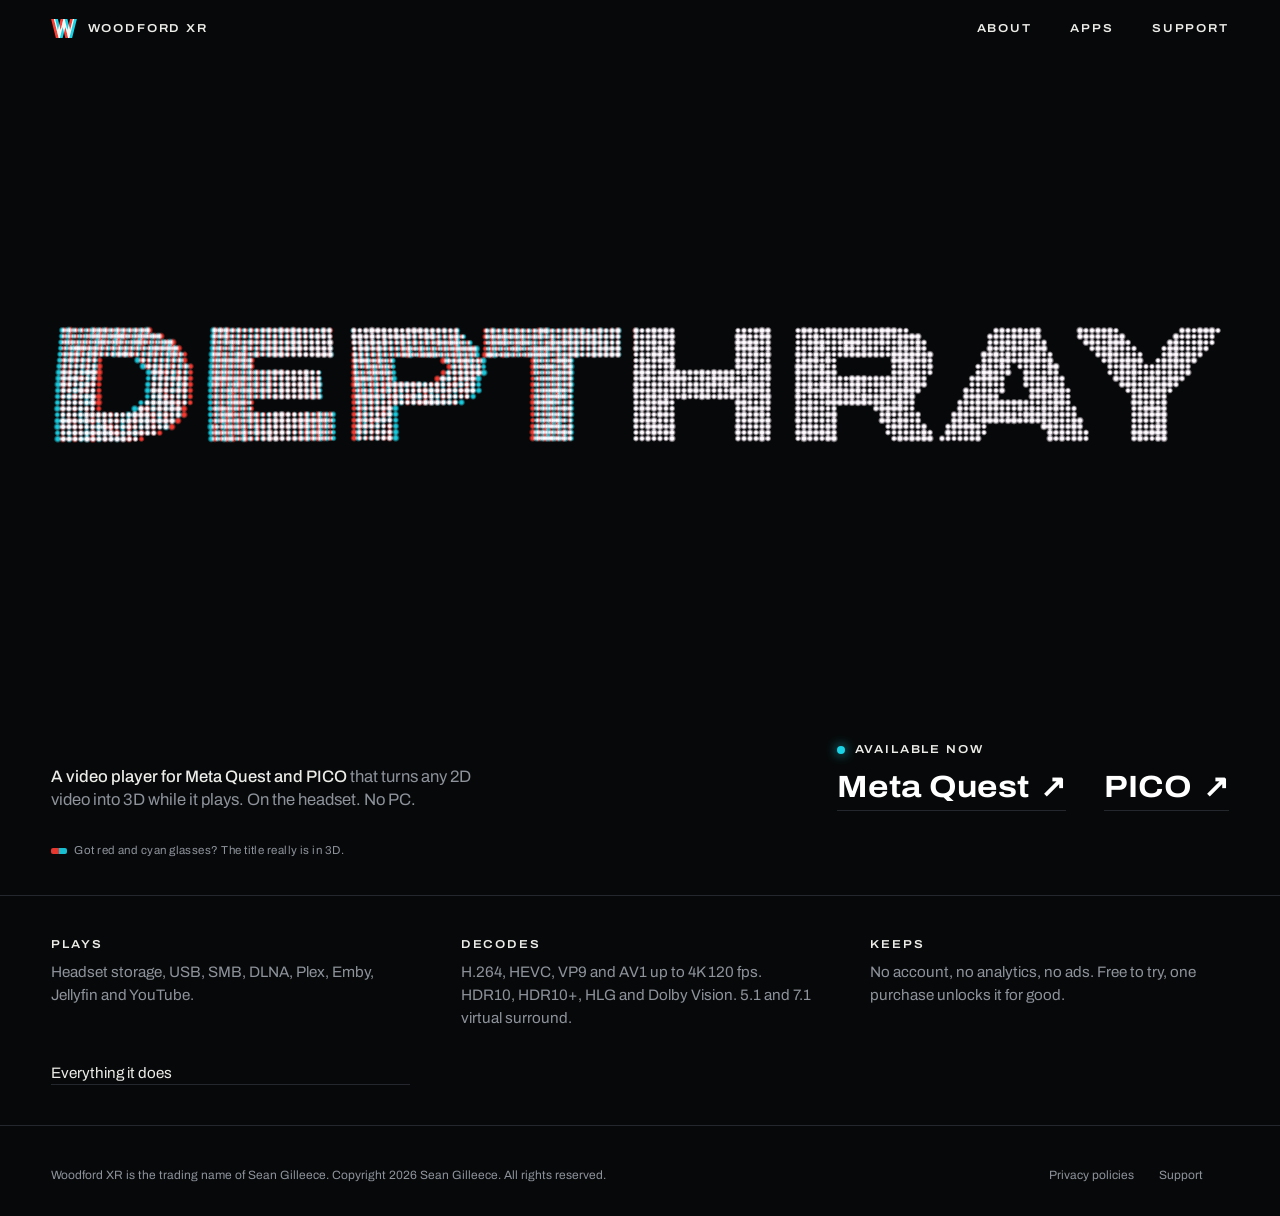
<file: index.html>
<!doctype html>
<html lang="en"><head><meta charset="utf-8"><meta name="viewport" content="width=device-width,initial-scale=1">
<title>Woodford XR</title>
<meta name="description" content="Woodford XR makes Depthray, the VR video player that turns any 2D video into 3D while it plays, on Meta Quest and PICO.">
<meta name="theme-color" content="#070809"><meta name="color-scheme" content="dark">
<link rel="icon" href="/brand/favicon/favicon.svg" type="image/svg+xml"><link rel="icon" href="/brand/favicon/favicon-32.png" sizes="32x32" type="image/png"><link rel="apple-touch-icon" href="/brand/favicon/apple-touch-icon-180.png">
<meta property="og:image" content="https://www.woodfordxr.com/brand/social/og-image-dark-1200x630.png"><meta name="twitter:card" content="summary_large_image">
<link rel="stylesheet" href="style.css"></head>
<body>
<header class="top"><a class="brand" href="./"><svg class="mark" viewBox="-1.5 12 103 76" aria-hidden="true"><defs><clipPath id="wl"><polygon points="4,12 20,12 31,56 42,12 58,12 69,56 80,12 96,12 77,88 61,88 50,44 39,88 23,88" transform="translate(-5.5 0)"/></clipPath></defs><polygon points="4,12 20,12 31,56 42,12 58,12 69,56 80,12 96,12 77,88 61,88 50,44 39,88 23,88" transform="translate(-5.5 0)" fill="var(--red)"/><polygon points="4,12 20,12 31,56 42,12 58,12 69,56 80,12 96,12 77,88 61,88 50,44 39,88 23,88" transform="translate(5.5 0)" fill="var(--cyan)"/><g clip-path="url(#wl)"><polygon points="4,12 20,12 31,56 42,12 58,12 69,56 80,12 96,12 77,88 61,88 50,44 39,88 23,88" transform="translate(5.5 0)" fill="var(--core)"/></g></svg><span>Woodford XR</span></a>
<nav aria-label="Primary"><a href="about.html">About</a><a href="apps.html">Apps</a><a href="support.html">Support</a></nav></header>
<main class="hero">
<canvas class="cloud" aria-hidden="true"></canvas>
<h1 class="title">Depthray</h1>
<div class="hero-foot">
<p class="lede"><b>A video player for Meta Quest and PICO</b> that turns any 2D video into 3D while it plays. On the headset. No PC.</p>
<div>
<p class="avail">Available now</p>
<ul class="stores"><li><a href="https://www.meta.com/en-gb/experiences/depthray-3d-video-player/1343679048826072/" target="_blank" rel="noopener">Meta Quest<span aria-hidden="true">&#8599;</span></a></li><li><a href="https://store-global.picoxr.com/global/detail/1/7687668893993123845" target="_blank" rel="noopener">PICO<span aria-hidden="true">&#8599;</span></a></li></ul>
</div>
<p class="note">Got red and cyan glasses? The title really is in 3D.</p>
</div>
</main>
<section class="strip" aria-label="What Depthray plays">
<p><b>Plays</b>Headset storage, USB, SMB, DLNA, Plex, Emby, Jellyfin and YouTube.</p>
<p><b>Decodes</b>H.264, HEVC, VP9 and AV1 up to 4K 120 fps. HDR10, HDR10+, HLG and Dolby Vision. 5.1 and 7.1 virtual surround.</p>
<p><b>Keeps</b>No account, no analytics, no ads. Free to try, one purchase unlocks it for good.</p>
<a href="apps.html">Everything it does</a>
</section>
<footer class="foot"><p>Woodford XR is the trading name of Sean Gilleece. Copyright 2026 Sean Gilleece. All rights reserved.</p><p><a href="privacy.html">Privacy policies</a><a href="support.html">Support</a></p></footer>
<script src="depth.js" defer></script>
</body></html>
</file>
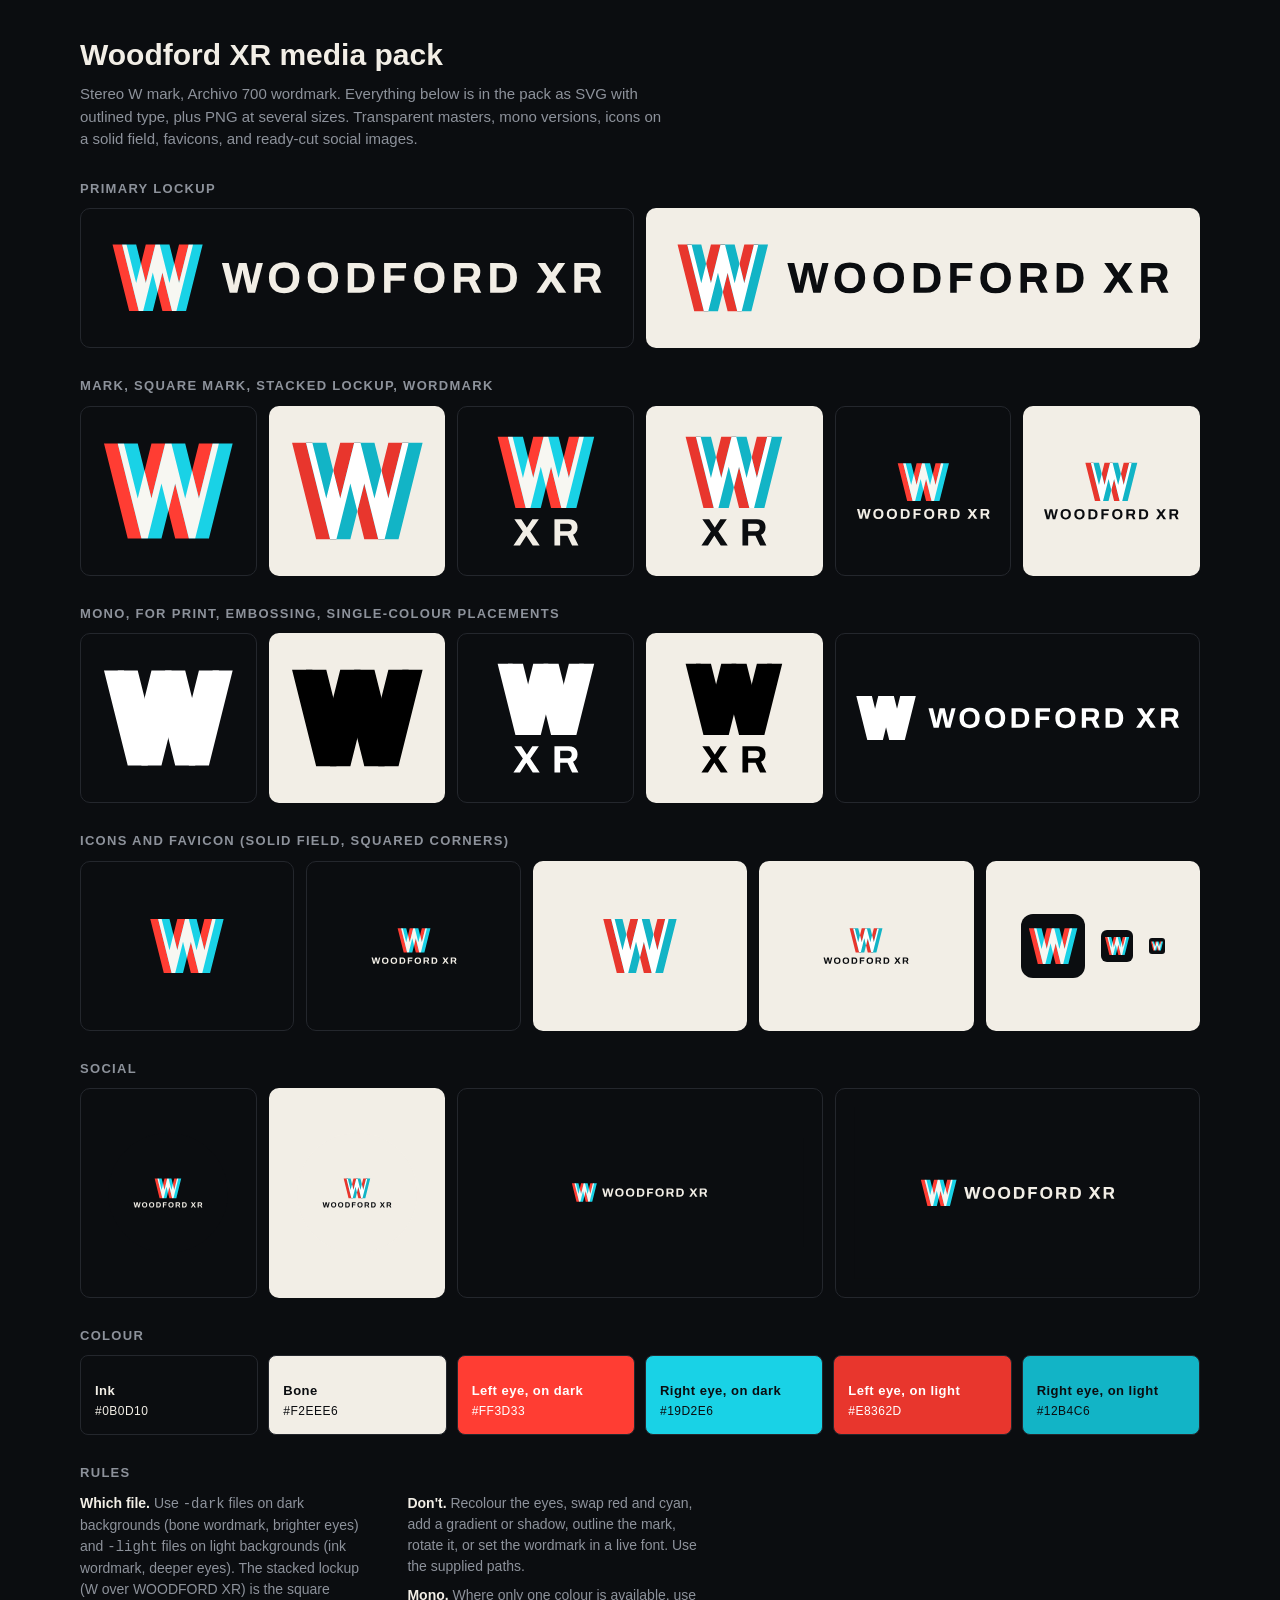
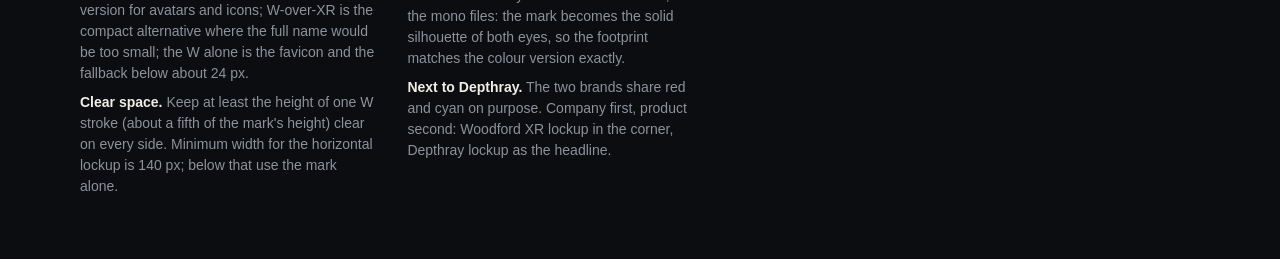
<file: brand/index.html>
<!doctype html><html lang="en"><head><meta charset="utf-8"><meta name="viewport" content="width=device-width,initial-scale=1"><title>Woodford XR Media Pack</title>
<meta name="claude:viewport-fit-sides" content="cover">
<style>
/* Layout: a brand sheet. Lockups large on their own grounds, then the derived assets in rows. Single dark theme by choice. */
:root{--bg:#0B0D10;--card:#0F1216;--fg:#F2EEE6;--mute:#8D929B;--line:#24272D;--paper:#F2EEE6;--ink:#0B0D10;--red:#FF3D33;--cyan:#19D2E6;color-scheme:dark;--sans:"Archivo","Helvetica Neue",Helvetica,Arial,sans-serif}
*{box-sizing:border-box}
body{margin:0;background:var(--bg);color:var(--fg);font:400 15px/1.5 var(--sans);padding-block:32px 64px;padding-left:max(16px,env(safe-area-inset-left,0px));padding-right:max(16px,env(safe-area-inset-right,0px))}
.wrap{max-width:1120px;margin:0 auto}
h1{font-size:clamp(22px,3vw,30px);font-weight:700;margin:0 0 6px;text-wrap:balance}
h2{font-size:13px;letter-spacing:.1em;text-transform:uppercase;color:var(--mute);margin:28px 0 10px;font-weight:600}
.intro{color:var(--mute);max-width:70ch;margin:0 0 8px}
.pair{display:grid;grid-template-columns:1fr 1fr;gap:12px}
@media (max-width:700px){.pair{grid-template-columns:1fr}}
.tile{border-radius:10px;padding:28px;display:flex;align-items:center;justify-content:center;min-height:140px;min-width:0}
.tile svg{max-width:100%;height:auto}
.dark{background:var(--ink);border:1px solid var(--line)}
.light{background:var(--paper)}
.big svg{width:100%;max-width:620px}
.row{display:grid;grid-template-columns:repeat(auto-fit,minmax(150px,1fr));gap:12px}
.row .tile{min-height:170px;padding:18px}
.row svg{height:120px;width:auto}
.sizes{display:flex;gap:16px;align-items:center;justify-content:center;flex-wrap:wrap}
.sizes img{image-rendering:auto}
.swatches{display:grid;grid-template-columns:repeat(auto-fit,minmax(120px,1fr));gap:10px}
.sw{border-radius:8px;padding:14px;font-size:12px;letter-spacing:.04em;min-height:80px;display:flex;flex-direction:column;justify-content:flex-end;border:1px solid var(--line)}
.sw b{display:block;font-size:13px;margin-bottom:2px}
.rules{color:var(--mute);font-size:14px;max-width:80ch;columns:2;column-gap:32px}
@media (max-width:700px){.rules{columns:1}}
.rules p{margin:0 0 8px;break-inside:avoid}
.rules b{color:var(--fg)}
</style>
</head><body><div class="wrap">
<h1>Woodford XR media pack</h1>
<p class="intro">Stereo W mark, Archivo 700 wordmark. Everything below is in the pack as SVG with outlined type, plus PNG at several sizes. Transparent masters, mono versions, icons on a solid field, favicons, and ready-cut social images.</p>

<h2>Primary lockup</h2>
<div class="pair"><div class="tile dark big"><svg xmlns="http://www.w3.org/2000/svg" viewBox="0 0 566.77 84" width="566.77" height="84">
<defs><clipPath id="w9c"><polygon points="4,12 20,12 31,56 42,12 58,12 69,56 80,12 96,12 77,88 61,88 50,44 39,88 23,88" transform="translate(0 -8)"/></clipPath></defs>
<polygon points="4,12 20,12 31,56 42,12 58,12 69,56 80,12 96,12 77,88 61,88 50,44 39,88 23,88" transform="translate(0 -8)" fill="#FF3D33"/><polygon points="4,12 20,12 31,56 42,12 58,12 69,56 80,12 96,12 77,88 61,88 50,44 39,88 23,88" transform="translate(11 -8)" fill="#19D2E6"/><g clip-path="url(#w9c)"><polygon points="4,12 20,12 31,56 42,12 58,12 69,56 80,12 96,12 77,88 61,88 50,44 39,88 23,88" transform="translate(11 -8)" fill="#F7F7F2"/></g><path d="M18.04 0L9.37 0L0.45 -34L8.28 -34L13.23 -13.73Q13.38 -13.28 13.53 -12.42Q13.68 -11.55 13.83 -10.61Q13.98 -9.66 14.08 -8.92L14.08 -8.92L14.32 -8.92Q14.42 -9.47 14.5 -10.16Q14.57 -10.85 14.7 -11.52Q14.82 -12.19 14.94 -12.79Q15.07 -13.38 15.12 -13.73L15.12 -13.73L19.73 -34L28.55 -34L33.26 -13.73Q33.41 -13.23 33.55 -12.39Q33.7 -11.55 33.85 -10.61Q34 -9.66 34.1 -8.92L34.1 -8.92L34.35 -8.92Q34.45 -9.47 34.57 -10.11Q34.69 -10.76 34.82 -11.42Q34.94 -12.09 35.09 -12.69Q35.24 -13.28 35.34 -13.73L35.34 -13.73L40.24 -34L47.33 -34L38.36 0L29.94 0L24.93 -20.92Q24.78 -21.61 24.61 -22.53Q24.43 -23.44 24.29 -24.34Q24.14 -25.23 24.04 -25.92L24.04 -25.92L23.84 -25.92Q23.74 -25.23 23.62 -24.29Q23.49 -23.34 23.32 -22.45Q23.15 -21.56 23 -20.92L23 -20.92L18.04 0M71.57 0.59L71.57 0.59Q66.17 0.59 62.25 -1.34Q58.34 -3.27 56.25 -7.19Q54.17 -11.1 54.17 -17L54.17 -17Q54.17 -23 56.25 -26.89Q58.34 -30.78 62.25 -32.69Q66.17 -34.59 71.57 -34.59L71.57 -34.59Q77.07 -34.59 80.96 -32.69Q84.85 -30.78 86.93 -26.89Q89.01 -23 89.01 -17L89.01 -17Q89.01 -11.1 86.93 -7.19Q84.85 -3.27 80.96 -1.34Q77.07 0.59 71.57 0.59M71.57 -5.45L71.57 -5.45Q74 -5.45 75.83 -6.15Q77.66 -6.84 78.9 -8.23Q80.14 -9.62 80.79 -11.62Q81.43 -13.63 81.43 -16.21L81.43 -16.21L81.43 -17.74Q81.43 -20.37 80.79 -22.4Q80.14 -24.43 78.9 -25.8Q77.66 -27.16 75.83 -27.85Q74 -28.55 71.57 -28.55L71.57 -28.55Q69.19 -28.55 67.36 -27.85Q65.52 -27.16 64.28 -25.8Q63.04 -24.43 62.42 -22.4Q61.8 -20.37 61.8 -17.74L61.8 -17.74L61.8 -16.21Q61.8 -13.63 62.42 -11.62Q63.04 -9.62 64.28 -8.23Q65.52 -6.84 67.36 -6.15Q69.19 -5.45 71.57 -5.45M115.83 0.59L115.83 0.59Q110.43 0.59 106.51 -1.34Q102.59 -3.27 100.51 -7.19Q98.43 -11.1 98.43 -17L98.43 -17Q98.43 -23 100.51 -26.89Q102.59 -30.78 106.51 -32.69Q110.43 -34.59 115.83 -34.59L115.83 -34.59Q121.33 -34.59 125.22 -32.69Q129.11 -30.78 131.19 -26.89Q133.27 -23 133.27 -17L133.27 -17Q133.27 -11.1 131.19 -7.19Q129.11 -3.27 125.22 -1.34Q121.33 0.59 115.83 0.59M115.83 -5.45L115.83 -5.45Q118.26 -5.45 120.09 -6.15Q121.92 -6.84 123.16 -8.23Q124.4 -9.62 125.05 -11.62Q125.69 -13.63 125.69 -16.21L125.69 -16.21L125.69 -17.74Q125.69 -20.37 125.05 -22.4Q124.4 -24.43 123.16 -25.8Q121.92 -27.16 120.09 -27.85Q118.26 -28.55 115.83 -28.55L115.83 -28.55Q113.45 -28.55 111.62 -27.85Q109.78 -27.16 108.54 -25.8Q107.3 -24.43 106.68 -22.4Q106.06 -20.37 106.06 -17.74L106.06 -17.74L106.06 -16.21Q106.06 -13.63 106.68 -11.62Q107.3 -9.62 108.54 -8.23Q109.78 -6.84 111.62 -6.15Q113.45 -5.45 115.83 -5.45M158.1 0L144.23 0L144.23 -34L158.1 -34Q163.41 -34 167.13 -32.17Q170.84 -30.33 172.85 -26.59Q174.86 -22.85 174.86 -17L174.86 -17Q174.86 -11.2 172.85 -7.43Q170.84 -3.67 167.13 -1.83Q163.41 0 158.1 0L158.1 0M151.61 -27.95L151.61 -6.1L158.06 -6.1Q160.29 -6.1 162.02 -6.74Q163.76 -7.38 164.9 -8.65Q166.03 -9.91 166.63 -11.82Q167.22 -13.73 167.22 -16.26L167.22 -16.26L167.22 -17.74Q167.22 -20.27 166.63 -22.18Q166.03 -24.09 164.9 -25.35Q163.76 -26.62 162.02 -27.28Q160.29 -27.95 158.06 -27.95L158.06 -27.95L151.61 -27.95M193.2 0L185.81 0L185.81 -34L210.89 -34L210.89 -27.95L193.2 -27.95L193.2 -19.53L209.01 -19.53L209.01 -13.53L193.2 -13.53L193.2 0M237.45 0.59L237.45 0.59Q232.05 0.59 228.14 -1.34Q224.22 -3.27 222.14 -7.19Q220.06 -11.1 220.06 -17L220.06 -17Q220.06 -23 222.14 -26.89Q224.22 -30.78 228.14 -32.69Q232.05 -34.59 237.45 -34.59L237.45 -34.59Q242.96 -34.59 246.85 -32.69Q250.74 -30.78 252.82 -26.89Q254.9 -23 254.9 -17L254.9 -17Q254.9 -11.1 252.82 -7.19Q250.74 -3.27 246.85 -1.34Q242.96 0.59 237.45 0.59M237.45 -5.45L237.45 -5.45Q239.88 -5.45 241.72 -6.15Q243.55 -6.84 244.79 -8.23Q246.03 -9.62 246.67 -11.62Q247.32 -13.63 247.32 -16.21L247.32 -16.21L247.32 -17.74Q247.32 -20.37 246.67 -22.4Q246.03 -24.43 244.79 -25.8Q243.55 -27.16 241.72 -27.85Q239.88 -28.55 237.45 -28.55L237.45 -28.55Q235.08 -28.55 233.24 -27.85Q231.41 -27.16 230.17 -25.8Q228.93 -24.43 228.31 -22.4Q227.69 -20.37 227.69 -17.74L227.69 -17.74L227.69 -16.21Q227.69 -13.63 228.31 -11.62Q228.93 -9.62 230.17 -8.23Q231.41 -6.84 233.24 -6.15Q235.08 -5.45 237.45 -5.45M273.24 0L265.85 0L265.85 -34L284.49 -34Q288.26 -34 290.76 -32.66Q293.26 -31.32 294.5 -28.92Q295.74 -26.52 295.74 -23.39L295.74 -23.39Q295.74 -20.07 294.25 -17.52Q292.77 -14.97 289.94 -13.63L289.94 -13.63L296.88 0L288.7 0L282.71 -12.39L273.24 -12.39L273.24 0M273.24 -28L273.24 -18.24L283.5 -18.24Q285.73 -18.24 286.97 -19.6Q288.21 -20.97 288.21 -23.29L288.21 -23.29Q288.21 -24.78 287.66 -25.85Q287.12 -26.91 286.08 -27.46Q285.03 -28 283.5 -28L283.5 -28L273.24 -28M320.87 0L306.99 0L306.99 -34L320.87 -34Q326.17 -34 329.89 -32.17Q333.61 -30.33 335.61 -26.59Q337.62 -22.85 337.62 -17L337.62 -17Q337.62 -11.2 335.61 -7.43Q333.61 -3.67 329.89 -1.83Q326.17 0 320.87 0L320.87 0M314.38 -27.95L314.38 -6.1L320.82 -6.1Q323.05 -6.1 324.78 -6.74Q326.52 -7.38 327.66 -8.65Q328.8 -9.91 329.39 -11.82Q329.99 -13.73 329.99 -16.26L329.99 -16.26L329.99 -17.74Q329.99 -20.27 329.39 -22.18Q328.8 -24.09 327.66 -25.35Q326.52 -26.62 324.78 -27.28Q323.05 -27.95 320.82 -27.95L320.82 -27.95L314.38 -27.95M368.45 0L359.92 0L372.17 -17.89L361.11 -34L370.13 -34L377.17 -23.24L377.42 -23.24L384.41 -34L392.88 -34L381.78 -17.89L394.02 0L385 0L376.83 -12.59L376.58 -12.59L368.45 0M410.58 0L403.19 0L403.19 -34L421.83 -34Q425.59 -34 428.1 -32.66Q430.6 -31.32 431.84 -28.92Q433.08 -26.52 433.08 -23.39L433.08 -23.39Q433.08 -20.07 431.59 -17.52Q430.1 -14.97 427.28 -13.63L427.28 -13.63L434.22 0L426.04 0L420.04 -12.39L410.58 -12.39L410.58 0M410.58 -28L410.58 -18.24L420.84 -18.24Q423.07 -18.24 424.31 -19.6Q425.55 -20.97 425.55 -23.29L425.55 -23.29Q425.55 -24.78 425 -25.85Q424.45 -26.91 423.41 -27.46Q422.37 -28 420.84 -28L420.84 -28L410.58 -28" transform="translate(128.55 59)" fill="#F2EEE6"/>
</svg></div><div class="tile light big"><svg xmlns="http://www.w3.org/2000/svg" viewBox="0 0 566.77 84" width="566.77" height="84">
<defs><clipPath id="w10c"><polygon points="4,12 20,12 31,56 42,12 58,12 69,56 80,12 96,12 77,88 61,88 50,44 39,88 23,88" transform="translate(0 -8)"/></clipPath></defs>
<polygon points="4,12 20,12 31,56 42,12 58,12 69,56 80,12 96,12 77,88 61,88 50,44 39,88 23,88" transform="translate(0 -8)" fill="#E8362D"/><polygon points="4,12 20,12 31,56 42,12 58,12 69,56 80,12 96,12 77,88 61,88 50,44 39,88 23,88" transform="translate(11 -8)" fill="#12B4C6"/><g clip-path="url(#w10c)"><polygon points="4,12 20,12 31,56 42,12 58,12 69,56 80,12 96,12 77,88 61,88 50,44 39,88 23,88" transform="translate(11 -8)" fill="#FFFFFF"/></g><path d="M18.04 0L9.37 0L0.45 -34L8.28 -34L13.23 -13.73Q13.38 -13.28 13.53 -12.42Q13.68 -11.55 13.83 -10.61Q13.98 -9.66 14.08 -8.92L14.08 -8.92L14.32 -8.92Q14.42 -9.47 14.5 -10.16Q14.57 -10.85 14.7 -11.52Q14.82 -12.19 14.94 -12.79Q15.07 -13.38 15.12 -13.73L15.12 -13.73L19.73 -34L28.55 -34L33.26 -13.73Q33.41 -13.23 33.55 -12.39Q33.7 -11.55 33.85 -10.61Q34 -9.66 34.1 -8.92L34.1 -8.92L34.35 -8.92Q34.45 -9.47 34.57 -10.11Q34.69 -10.76 34.82 -11.42Q34.94 -12.09 35.09 -12.69Q35.24 -13.28 35.34 -13.73L35.34 -13.73L40.24 -34L47.33 -34L38.36 0L29.94 0L24.93 -20.92Q24.78 -21.61 24.61 -22.53Q24.43 -23.44 24.29 -24.34Q24.14 -25.23 24.04 -25.92L24.04 -25.92L23.84 -25.92Q23.74 -25.23 23.62 -24.29Q23.49 -23.34 23.32 -22.45Q23.15 -21.56 23 -20.92L23 -20.92L18.04 0M71.57 0.59L71.57 0.59Q66.17 0.59 62.25 -1.34Q58.34 -3.27 56.25 -7.19Q54.17 -11.1 54.17 -17L54.17 -17Q54.17 -23 56.25 -26.89Q58.34 -30.78 62.25 -32.69Q66.17 -34.59 71.57 -34.59L71.57 -34.59Q77.07 -34.59 80.96 -32.69Q84.85 -30.78 86.93 -26.89Q89.01 -23 89.01 -17L89.01 -17Q89.01 -11.1 86.93 -7.19Q84.85 -3.27 80.96 -1.34Q77.07 0.59 71.57 0.59M71.57 -5.45L71.57 -5.45Q74 -5.45 75.83 -6.15Q77.66 -6.84 78.9 -8.23Q80.14 -9.62 80.79 -11.62Q81.43 -13.63 81.43 -16.21L81.43 -16.21L81.43 -17.74Q81.43 -20.37 80.79 -22.4Q80.14 -24.43 78.9 -25.8Q77.66 -27.16 75.83 -27.85Q74 -28.55 71.57 -28.55L71.57 -28.55Q69.19 -28.55 67.36 -27.85Q65.52 -27.16 64.28 -25.8Q63.04 -24.43 62.42 -22.4Q61.8 -20.37 61.8 -17.74L61.8 -17.74L61.8 -16.21Q61.8 -13.63 62.42 -11.62Q63.04 -9.62 64.28 -8.23Q65.52 -6.84 67.36 -6.15Q69.19 -5.45 71.57 -5.45M115.83 0.59L115.83 0.59Q110.43 0.59 106.51 -1.34Q102.59 -3.27 100.51 -7.19Q98.43 -11.1 98.43 -17L98.43 -17Q98.43 -23 100.51 -26.89Q102.59 -30.78 106.51 -32.69Q110.43 -34.59 115.83 -34.59L115.83 -34.59Q121.33 -34.59 125.22 -32.69Q129.11 -30.78 131.19 -26.89Q133.27 -23 133.27 -17L133.27 -17Q133.27 -11.1 131.19 -7.19Q129.11 -3.27 125.22 -1.34Q121.33 0.59 115.83 0.59M115.83 -5.45L115.83 -5.45Q118.26 -5.45 120.09 -6.15Q121.92 -6.84 123.16 -8.23Q124.4 -9.62 125.05 -11.62Q125.69 -13.63 125.69 -16.21L125.69 -16.21L125.69 -17.74Q125.69 -20.37 125.05 -22.4Q124.4 -24.43 123.16 -25.8Q121.92 -27.16 120.09 -27.85Q118.26 -28.55 115.83 -28.55L115.83 -28.55Q113.45 -28.55 111.62 -27.85Q109.78 -27.16 108.54 -25.8Q107.3 -24.43 106.68 -22.4Q106.06 -20.37 106.06 -17.74L106.06 -17.74L106.06 -16.21Q106.06 -13.63 106.68 -11.62Q107.3 -9.62 108.54 -8.23Q109.78 -6.84 111.62 -6.15Q113.45 -5.45 115.83 -5.45M158.1 0L144.23 0L144.23 -34L158.1 -34Q163.41 -34 167.13 -32.17Q170.84 -30.33 172.85 -26.59Q174.86 -22.85 174.86 -17L174.86 -17Q174.86 -11.2 172.85 -7.43Q170.84 -3.67 167.13 -1.83Q163.41 0 158.1 0L158.1 0M151.61 -27.95L151.61 -6.1L158.06 -6.1Q160.29 -6.1 162.02 -6.74Q163.76 -7.38 164.9 -8.65Q166.03 -9.91 166.63 -11.82Q167.22 -13.73 167.22 -16.26L167.22 -16.26L167.22 -17.74Q167.22 -20.27 166.63 -22.18Q166.03 -24.09 164.9 -25.35Q163.76 -26.62 162.02 -27.28Q160.29 -27.95 158.06 -27.95L158.06 -27.95L151.61 -27.95M193.2 0L185.81 0L185.81 -34L210.89 -34L210.89 -27.95L193.2 -27.95L193.2 -19.53L209.01 -19.53L209.01 -13.53L193.2 -13.53L193.2 0M237.45 0.59L237.45 0.59Q232.05 0.59 228.14 -1.34Q224.22 -3.27 222.14 -7.19Q220.06 -11.1 220.06 -17L220.06 -17Q220.06 -23 222.14 -26.89Q224.22 -30.78 228.14 -32.69Q232.05 -34.59 237.45 -34.59L237.45 -34.59Q242.96 -34.59 246.85 -32.69Q250.74 -30.78 252.82 -26.89Q254.9 -23 254.9 -17L254.9 -17Q254.9 -11.1 252.82 -7.19Q250.74 -3.27 246.85 -1.34Q242.96 0.59 237.45 0.59M237.45 -5.45L237.45 -5.45Q239.88 -5.45 241.72 -6.15Q243.55 -6.84 244.79 -8.23Q246.03 -9.62 246.67 -11.62Q247.32 -13.63 247.32 -16.21L247.32 -16.21L247.32 -17.74Q247.32 -20.37 246.67 -22.4Q246.03 -24.43 244.79 -25.8Q243.55 -27.16 241.72 -27.85Q239.88 -28.55 237.45 -28.55L237.45 -28.55Q235.08 -28.55 233.24 -27.85Q231.41 -27.16 230.17 -25.8Q228.93 -24.43 228.31 -22.4Q227.69 -20.37 227.69 -17.74L227.69 -17.74L227.69 -16.21Q227.69 -13.63 228.31 -11.62Q228.93 -9.62 230.17 -8.23Q231.41 -6.84 233.24 -6.15Q235.08 -5.45 237.45 -5.45M273.24 0L265.85 0L265.85 -34L284.49 -34Q288.26 -34 290.76 -32.66Q293.26 -31.32 294.5 -28.92Q295.74 -26.52 295.74 -23.39L295.74 -23.39Q295.74 -20.07 294.25 -17.52Q292.77 -14.97 289.94 -13.63L289.94 -13.63L296.88 0L288.7 0L282.71 -12.39L273.24 -12.39L273.24 0M273.24 -28L273.24 -18.24L283.5 -18.24Q285.73 -18.24 286.97 -19.6Q288.21 -20.97 288.21 -23.29L288.21 -23.29Q288.21 -24.78 287.66 -25.85Q287.12 -26.91 286.08 -27.46Q285.03 -28 283.5 -28L283.5 -28L273.24 -28M320.87 0L306.99 0L306.99 -34L320.87 -34Q326.17 -34 329.89 -32.17Q333.61 -30.33 335.61 -26.59Q337.62 -22.85 337.62 -17L337.62 -17Q337.62 -11.2 335.61 -7.43Q333.61 -3.67 329.89 -1.83Q326.17 0 320.87 0L320.87 0M314.38 -27.95L314.38 -6.1L320.82 -6.1Q323.05 -6.1 324.78 -6.74Q326.52 -7.38 327.66 -8.65Q328.8 -9.91 329.39 -11.82Q329.99 -13.73 329.99 -16.26L329.99 -16.26L329.99 -17.74Q329.99 -20.27 329.39 -22.18Q328.8 -24.09 327.66 -25.35Q326.52 -26.62 324.78 -27.28Q323.05 -27.95 320.82 -27.95L320.82 -27.95L314.38 -27.95M368.45 0L359.92 0L372.17 -17.89L361.11 -34L370.13 -34L377.17 -23.24L377.42 -23.24L384.41 -34L392.88 -34L381.78 -17.89L394.02 0L385 0L376.83 -12.59L376.58 -12.59L368.45 0M410.58 0L403.19 0L403.19 -34L421.83 -34Q425.59 -34 428.1 -32.66Q430.6 -31.32 431.84 -28.92Q433.08 -26.52 433.08 -23.39L433.08 -23.39Q433.08 -20.07 431.59 -17.52Q430.1 -14.97 427.28 -13.63L427.28 -13.63L434.22 0L426.04 0L420.04 -12.39L410.58 -12.39L410.58 0M410.58 -28L410.58 -18.24L420.84 -18.24Q423.07 -18.24 424.31 -19.6Q425.55 -20.97 425.55 -23.29L425.55 -23.29Q425.55 -24.78 425 -25.85Q424.45 -26.91 423.41 -27.46Q422.37 -28 420.84 -28L420.84 -28L410.58 -28" transform="translate(128.55 59)" fill="#0B0D10"/>
</svg></div></div>

<h2>Mark, square mark, stacked lockup, wordmark</h2>
<div class="row">
<div class="tile dark"><svg xmlns="http://www.w3.org/2000/svg" viewBox="0 0 111 84" width="111" height="84">
<defs><clipPath id="w1c"><polygon points="4,12 20,12 31,56 42,12 58,12 69,56 80,12 96,12 77,88 61,88 50,44 39,88 23,88" transform="translate(0 -8)"/></clipPath></defs>
<polygon points="4,12 20,12 31,56 42,12 58,12 69,56 80,12 96,12 77,88 61,88 50,44 39,88 23,88" transform="translate(0 -8)" fill="#FF3D33"/><polygon points="4,12 20,12 31,56 42,12 58,12 69,56 80,12 96,12 77,88 61,88 50,44 39,88 23,88" transform="translate(11 -8)" fill="#19D2E6"/><g clip-path="url(#w1c)"><polygon points="4,12 20,12 31,56 42,12 58,12 69,56 80,12 96,12 77,88 61,88 50,44 39,88 23,88" transform="translate(11 -8)" fill="#F7F7F2"/></g>
</svg></div><div class="tile light"><svg xmlns="http://www.w3.org/2000/svg" viewBox="0 0 111 84" width="111" height="84">
<defs><clipPath id="w2c"><polygon points="4,12 20,12 31,56 42,12 58,12 69,56 80,12 96,12 77,88 61,88 50,44 39,88 23,88" transform="translate(0 -8)"/></clipPath></defs>
<polygon points="4,12 20,12 31,56 42,12 58,12 69,56 80,12 96,12 77,88 61,88 50,44 39,88 23,88" transform="translate(0 -8)" fill="#E8362D"/><polygon points="4,12 20,12 31,56 42,12 58,12 69,56 80,12 96,12 77,88 61,88 50,44 39,88 23,88" transform="translate(11 -8)" fill="#12B4C6"/><g clip-path="url(#w2c)"><polygon points="4,12 20,12 31,56 42,12 58,12 69,56 80,12 96,12 77,88 61,88 50,44 39,88 23,88" transform="translate(11 -8)" fill="#FFFFFF"/></g>
</svg></div>
<div class="tile dark"><svg xmlns="http://www.w3.org/2000/svg" viewBox="0 0 115 128" width="115" height="128">
<defs><clipPath id="w5c"><polygon points="4,12 20,12 31,56 42,12 58,12 69,56 80,12 96,12 77,88 61,88 50,44 39,88 23,88" transform="translate(2 -6)"/></clipPath></defs>
<polygon points="4,12 20,12 31,56 42,12 58,12 69,56 80,12 96,12 77,88 61,88 50,44 39,88 23,88" transform="translate(2 -6)" fill="#FF3D33"/><polygon points="4,12 20,12 31,56 42,12 58,12 69,56 80,12 96,12 77,88 61,88 50,44 39,88 23,88" transform="translate(13 -6)" fill="#19D2E6"/><g clip-path="url(#w5c)"><polygon points="4,12 20,12 31,56 42,12 58,12 69,56 80,12 96,12 77,88 61,88 50,44 39,88 23,88" transform="translate(13 -6)" fill="#F7F7F2"/></g><path d="M7.39 0L0.37 0L10.45 -14.73L1.35 -28L8.78 -28L14.57 -19.14L14.78 -19.14L20.53 -28L27.51 -28L18.37 -14.73L28.45 0L21.02 0L14.29 -10.37L14.08 -10.37L7.39 0M50.24 0L44.16 0L44.16 -28L59.51 -28Q62.61 -28 64.67 -26.9Q66.73 -25.8 67.76 -23.82Q68.78 -21.84 68.78 -19.27L68.78 -19.27Q68.78 -16.53 67.55 -14.43Q66.33 -12.33 64 -11.22L64 -11.22L69.71 0L62.98 0L58.04 -10.2L50.24 -10.2L50.24 0M50.24 -23.06L50.24 -15.02L58.69 -15.02Q60.53 -15.02 61.55 -16.14Q62.57 -17.27 62.57 -19.18L62.57 -19.18Q62.57 -20.41 62.12 -21.29Q61.67 -22.16 60.82 -22.61Q59.96 -23.06 58.69 -23.06L58.69 -23.06L50.24 -23.06" transform="translate(22.46 122)" fill="#F2EEE6"/>
</svg></div><div class="tile light"><svg xmlns="http://www.w3.org/2000/svg" viewBox="0 0 115 128" width="115" height="128">
<defs><clipPath id="w6c"><polygon points="4,12 20,12 31,56 42,12 58,12 69,56 80,12 96,12 77,88 61,88 50,44 39,88 23,88" transform="translate(2 -6)"/></clipPath></defs>
<polygon points="4,12 20,12 31,56 42,12 58,12 69,56 80,12 96,12 77,88 61,88 50,44 39,88 23,88" transform="translate(2 -6)" fill="#E8362D"/><polygon points="4,12 20,12 31,56 42,12 58,12 69,56 80,12 96,12 77,88 61,88 50,44 39,88 23,88" transform="translate(13 -6)" fill="#12B4C6"/><g clip-path="url(#w6c)"><polygon points="4,12 20,12 31,56 42,12 58,12 69,56 80,12 96,12 77,88 61,88 50,44 39,88 23,88" transform="translate(13 -6)" fill="#FFFFFF"/></g><path d="M7.39 0L0.37 0L10.45 -14.73L1.35 -28L8.78 -28L14.57 -19.14L14.78 -19.14L20.53 -28L27.51 -28L18.37 -14.73L28.45 0L21.02 0L14.29 -10.37L14.08 -10.37L7.39 0M50.24 0L44.16 0L44.16 -28L59.51 -28Q62.61 -28 64.67 -26.9Q66.73 -25.8 67.76 -23.82Q68.78 -21.84 68.78 -19.27L68.78 -19.27Q68.78 -16.53 67.55 -14.43Q66.33 -12.33 64 -11.22L64 -11.22L69.71 0L62.98 0L58.04 -10.2L50.24 -10.2L50.24 0M50.24 -23.06L50.24 -15.02L58.69 -15.02Q60.53 -15.02 61.55 -16.14Q62.57 -17.27 62.57 -19.18L62.57 -19.18Q62.57 -20.41 62.12 -21.29Q61.67 -22.16 60.82 -22.61Q59.96 -23.06 58.69 -23.06L58.69 -23.06L50.24 -23.06" transform="translate(22.46 122)" fill="#0B0D10"/>
</svg></div>
<div class="tile dark"><svg xmlns="http://www.w3.org/2000/svg" viewBox="0 0 278.82 124" width="278.82" height="124">
<defs><clipPath id="w13c"><polygon points="4,12 20,12 31,56 42,12 58,12 69,56 80,12 96,12 77,88 61,88 50,44 39,88 23,88" transform="translate(83.91 -6)"/></clipPath></defs>
<polygon points="4,12 20,12 31,56 42,12 58,12 69,56 80,12 96,12 77,88 61,88 50,44 39,88 23,88" transform="translate(83.91 -6)" fill="#FF3D33"/><polygon points="4,12 20,12 31,56 42,12 58,12 69,56 80,12 96,12 77,88 61,88 50,44 39,88 23,88" transform="translate(94.91 -6)" fill="#19D2E6"/><g clip-path="url(#w13c)"><polygon points="4,12 20,12 31,56 42,12 58,12 69,56 80,12 96,12 77,88 61,88 50,44 39,88 23,88" transform="translate(94.91 -6)" fill="#F7F7F2"/></g><path d="M10.61 0L5.51 0L0.26 -20L4.87 -20L7.78 -8.08Q7.87 -7.81 7.96 -7.3Q8.05 -6.79 8.13 -6.24Q8.22 -5.69 8.28 -5.25L8.28 -5.25L8.43 -5.25Q8.48 -5.57 8.53 -5.98Q8.57 -6.38 8.64 -6.78Q8.72 -7.17 8.79 -7.52Q8.86 -7.87 8.89 -8.08L8.89 -8.08L11.6 -20L16.79 -20L19.56 -8.08Q19.65 -7.78 19.74 -7.29Q19.83 -6.79 19.91 -6.24Q20 -5.69 20.06 -5.25L20.06 -5.25L20.2 -5.25Q20.26 -5.57 20.34 -5.95Q20.41 -6.33 20.48 -6.72Q20.55 -7.11 20.64 -7.46Q20.73 -7.81 20.79 -8.08L20.79 -8.08L23.67 -20L27.84 -20L22.57 0L17.61 0L14.66 -12.3Q14.58 -12.71 14.48 -13.25Q14.37 -13.79 14.29 -14.31Q14.2 -14.84 14.14 -15.25L14.14 -15.25L14.02 -15.25Q13.97 -14.84 13.89 -14.29Q13.82 -13.73 13.72 -13.21Q13.62 -12.68 13.53 -12.3L13.53 -12.3L10.61 0M43.27 0.35L43.27 0.35Q40.09 0.35 37.78 -0.79Q35.48 -1.92 34.26 -4.23Q33.03 -6.53 33.03 -10L33.03 -10Q33.03 -13.53 34.26 -15.82Q35.48 -18.1 37.78 -19.23Q40.09 -20.35 43.27 -20.35L43.27 -20.35Q46.5 -20.35 48.79 -19.23Q51.08 -18.1 52.3 -15.82Q53.53 -13.53 53.53 -10L53.53 -10Q53.53 -6.53 52.3 -4.23Q51.08 -1.92 48.79 -0.79Q46.5 0.35 43.27 0.35M43.27 -3.21L43.27 -3.21Q44.69 -3.21 45.77 -3.62Q46.85 -4.02 47.58 -4.84Q48.31 -5.66 48.69 -6.84Q49.07 -8.02 49.07 -9.53L49.07 -9.53L49.07 -10.44Q49.07 -11.98 48.69 -13.18Q48.31 -14.37 47.58 -15.17Q46.85 -15.98 45.77 -16.38Q44.69 -16.79 43.27 -16.79L43.27 -16.79Q41.87 -16.79 40.79 -16.38Q39.71 -15.98 38.98 -15.17Q38.25 -14.37 37.89 -13.18Q37.52 -11.98 37.52 -10.44L37.52 -10.44L37.52 -9.53Q37.52 -8.02 37.89 -6.84Q38.25 -5.66 38.98 -4.84Q39.71 -4.02 40.79 -3.62Q41.87 -3.21 43.27 -3.21M70.47 0.35L70.47 0.35Q67.29 0.35 64.99 -0.79Q62.68 -1.92 61.46 -4.23Q60.23 -6.53 60.23 -10L60.23 -10Q60.23 -13.53 61.46 -15.82Q62.68 -18.1 64.99 -19.23Q67.29 -20.35 70.47 -20.35L70.47 -20.35Q73.7 -20.35 75.99 -19.23Q78.28 -18.1 79.5 -15.82Q80.73 -13.53 80.73 -10L80.73 -10Q80.73 -6.53 79.5 -4.23Q78.28 -1.92 75.99 -0.79Q73.7 0.35 70.47 0.35M70.47 -3.21L70.47 -3.21Q71.9 -3.21 72.97 -3.62Q74.05 -4.02 74.78 -4.84Q75.51 -5.66 75.89 -6.84Q76.27 -8.02 76.27 -9.53L76.27 -9.53L76.27 -10.44Q76.27 -11.98 75.89 -13.18Q75.51 -14.37 74.78 -15.17Q74.05 -15.98 72.97 -16.38Q71.9 -16.79 70.47 -16.79L70.47 -16.79Q69.07 -16.79 67.99 -16.38Q66.91 -15.98 66.18 -15.17Q65.45 -14.37 65.09 -13.18Q64.72 -11.98 64.72 -10.44L64.72 -10.44L64.72 -9.53Q64.72 -8.02 65.09 -6.84Q65.45 -5.66 66.18 -4.84Q66.91 -4.02 67.99 -3.62Q69.07 -3.21 70.47 -3.21M96.5 0L88.34 0L88.34 -20L96.5 -20Q99.62 -20 101.81 -18.92Q103.99 -17.84 105.17 -15.64Q106.36 -13.44 106.36 -10L106.36 -10Q106.36 -6.59 105.17 -4.37Q103.99 -2.16 101.81 -1.08Q99.62 0 96.5 0L96.5 0M92.68 -16.44L92.68 -3.59L96.47 -3.59Q97.78 -3.59 98.8 -3.97Q99.83 -4.34 100.5 -5.09Q101.17 -5.83 101.52 -6.95Q101.87 -8.08 101.87 -9.56L101.87 -9.56L101.87 -10.44Q101.87 -11.92 101.52 -13.05Q101.17 -14.17 100.5 -14.91Q99.83 -15.66 98.8 -16.05Q97.78 -16.44 96.47 -16.44L96.47 -16.44L92.68 -16.44M118.31 0L113.97 0L113.97 -20L128.72 -20L128.72 -16.44L118.31 -16.44L118.31 -11.49L127.61 -11.49L127.61 -7.96L118.31 -7.96L118.31 0M145.51 0.35L145.51 0.35Q142.33 0.35 140.03 -0.79Q137.73 -1.92 136.5 -4.23Q135.28 -6.53 135.28 -10L135.28 -10Q135.28 -13.53 136.5 -15.82Q137.73 -18.1 140.03 -19.23Q142.33 -20.35 145.51 -20.35L145.51 -20.35Q148.75 -20.35 151.03 -19.23Q153.32 -18.1 154.55 -15.82Q155.77 -13.53 155.77 -10L155.77 -10Q155.77 -6.53 154.55 -4.23Q153.32 -1.92 151.03 -0.79Q148.75 0.35 145.51 0.35M145.51 -3.21L145.51 -3.21Q146.94 -3.21 148.02 -3.62Q149.1 -4.02 149.83 -4.84Q150.55 -5.66 150.93 -6.84Q151.31 -8.02 151.31 -9.53L151.31 -9.53L151.31 -10.44Q151.31 -11.98 150.93 -13.18Q150.55 -14.37 149.83 -15.17Q149.1 -15.98 148.02 -16.38Q146.94 -16.79 145.51 -16.79L145.51 -16.79Q144.11 -16.79 143.03 -16.38Q141.95 -15.98 141.22 -15.17Q140.5 -14.37 140.13 -13.18Q139.77 -11.98 139.77 -10.44L139.77 -10.44L139.77 -9.53Q139.77 -8.02 140.13 -6.84Q140.5 -5.66 141.22 -4.84Q141.95 -4.02 143.03 -3.62Q144.11 -3.21 145.51 -3.21M167.73 0L163.38 0L163.38 -20L174.34 -20Q176.56 -20 178.03 -19.21Q179.5 -18.43 180.23 -17.01Q180.96 -15.6 180.96 -13.76L180.96 -13.76Q180.96 -11.81 180.09 -10.31Q179.21 -8.8 177.55 -8.02L177.55 -8.02L181.63 0L176.82 0L173.29 -7.29L167.73 -7.29L167.73 0M167.73 -16.47L167.73 -10.73L173.76 -10.73Q175.07 -10.73 175.8 -11.53Q176.53 -12.33 176.53 -13.7L176.53 -13.7Q176.53 -14.58 176.21 -15.2Q175.89 -15.83 175.28 -16.15Q174.66 -16.47 173.76 -16.47L173.76 -16.47L167.73 -16.47M196.91 0L188.75 0L188.75 -20L196.91 -20Q200.03 -20 202.22 -18.92Q204.4 -17.84 205.58 -15.64Q206.76 -13.44 206.76 -10L206.76 -10Q206.76 -6.59 205.58 -4.37Q204.4 -2.16 202.22 -1.08Q200.03 0 196.91 0L196.91 0M193.09 -16.44L193.09 -3.59L196.88 -3.59Q198.19 -3.59 199.21 -3.97Q200.23 -4.34 200.9 -5.09Q201.57 -5.83 201.92 -6.95Q202.27 -8.08 202.27 -9.56L202.27 -9.56L202.27 -10.44Q202.27 -11.92 201.92 -13.05Q201.57 -14.17 200.9 -14.91Q200.23 -15.66 199.21 -16.05Q198.19 -16.44 196.88 -16.44L196.88 -16.44L193.09 -16.44M227.23 0L222.22 0L229.42 -10.52L222.92 -20L228.22 -20L232.36 -13.67L232.51 -13.67L236.62 -20L241.6 -20L235.07 -10.52L242.27 0L236.97 0L232.16 -7.41L232.01 -7.41L227.23 0M253.18 0L248.83 0L248.83 -20L259.8 -20Q262.01 -20 263.48 -19.21Q264.96 -18.43 265.69 -17.01Q266.41 -15.6 266.41 -13.76L266.41 -13.76Q266.41 -11.81 265.54 -10.31Q264.66 -8.8 263 -8.02L263 -8.02L267.08 0L262.27 0L258.75 -7.29L253.18 -7.29L253.18 0M253.18 -16.47L253.18 -10.73L259.21 -10.73Q260.52 -10.73 261.25 -11.53Q261.98 -12.33 261.98 -13.7L261.98 -13.7Q261.98 -14.58 261.66 -15.2Q261.34 -15.83 260.73 -16.15Q260.12 -16.47 259.21 -16.47L259.21 -16.47L253.18 -16.47" transform="translate(5.74 118)" fill="#F2EEE6"/>
</svg></div><div class="tile light"><svg xmlns="http://www.w3.org/2000/svg" viewBox="0 0 278.82 124" width="278.82" height="124">
<defs><clipPath id="w14c"><polygon points="4,12 20,12 31,56 42,12 58,12 69,56 80,12 96,12 77,88 61,88 50,44 39,88 23,88" transform="translate(83.91 -6)"/></clipPath></defs>
<polygon points="4,12 20,12 31,56 42,12 58,12 69,56 80,12 96,12 77,88 61,88 50,44 39,88 23,88" transform="translate(83.91 -6)" fill="#E8362D"/><polygon points="4,12 20,12 31,56 42,12 58,12 69,56 80,12 96,12 77,88 61,88 50,44 39,88 23,88" transform="translate(94.91 -6)" fill="#12B4C6"/><g clip-path="url(#w14c)"><polygon points="4,12 20,12 31,56 42,12 58,12 69,56 80,12 96,12 77,88 61,88 50,44 39,88 23,88" transform="translate(94.91 -6)" fill="#FFFFFF"/></g><path d="M10.61 0L5.51 0L0.26 -20L4.87 -20L7.78 -8.08Q7.87 -7.81 7.96 -7.3Q8.05 -6.79 8.13 -6.24Q8.22 -5.69 8.28 -5.25L8.28 -5.25L8.43 -5.25Q8.48 -5.57 8.53 -5.98Q8.57 -6.38 8.64 -6.78Q8.72 -7.17 8.79 -7.52Q8.86 -7.87 8.89 -8.08L8.89 -8.08L11.6 -20L16.79 -20L19.56 -8.08Q19.65 -7.78 19.74 -7.29Q19.83 -6.79 19.91 -6.24Q20 -5.69 20.06 -5.25L20.06 -5.25L20.2 -5.25Q20.26 -5.57 20.34 -5.95Q20.41 -6.33 20.48 -6.72Q20.55 -7.11 20.64 -7.46Q20.73 -7.81 20.79 -8.08L20.79 -8.08L23.67 -20L27.84 -20L22.57 0L17.61 0L14.66 -12.3Q14.58 -12.71 14.48 -13.25Q14.37 -13.79 14.29 -14.31Q14.2 -14.84 14.14 -15.25L14.14 -15.25L14.02 -15.25Q13.97 -14.84 13.89 -14.29Q13.82 -13.73 13.72 -13.21Q13.62 -12.68 13.53 -12.3L13.53 -12.3L10.61 0M43.27 0.35L43.27 0.35Q40.09 0.35 37.78 -0.79Q35.48 -1.92 34.26 -4.23Q33.03 -6.53 33.03 -10L33.03 -10Q33.03 -13.53 34.26 -15.82Q35.48 -18.1 37.78 -19.23Q40.09 -20.35 43.27 -20.35L43.27 -20.35Q46.5 -20.35 48.79 -19.23Q51.08 -18.1 52.3 -15.82Q53.53 -13.53 53.53 -10L53.53 -10Q53.53 -6.53 52.3 -4.23Q51.08 -1.92 48.79 -0.79Q46.5 0.35 43.27 0.35M43.27 -3.21L43.27 -3.21Q44.69 -3.21 45.77 -3.62Q46.85 -4.02 47.58 -4.84Q48.31 -5.66 48.69 -6.84Q49.07 -8.02 49.07 -9.53L49.07 -9.53L49.07 -10.44Q49.07 -11.98 48.69 -13.18Q48.31 -14.37 47.58 -15.17Q46.85 -15.98 45.77 -16.38Q44.69 -16.79 43.27 -16.79L43.27 -16.79Q41.87 -16.79 40.79 -16.38Q39.71 -15.98 38.98 -15.17Q38.25 -14.37 37.89 -13.18Q37.52 -11.98 37.52 -10.44L37.52 -10.44L37.52 -9.53Q37.52 -8.02 37.89 -6.84Q38.25 -5.66 38.98 -4.84Q39.71 -4.02 40.79 -3.62Q41.87 -3.21 43.27 -3.21M70.47 0.35L70.47 0.35Q67.29 0.35 64.99 -0.79Q62.68 -1.92 61.46 -4.23Q60.23 -6.53 60.23 -10L60.23 -10Q60.23 -13.53 61.46 -15.82Q62.68 -18.1 64.99 -19.23Q67.29 -20.35 70.47 -20.35L70.47 -20.35Q73.7 -20.35 75.99 -19.23Q78.28 -18.1 79.5 -15.82Q80.73 -13.53 80.73 -10L80.73 -10Q80.73 -6.53 79.5 -4.23Q78.28 -1.92 75.99 -0.79Q73.7 0.35 70.47 0.35M70.47 -3.21L70.47 -3.21Q71.9 -3.21 72.97 -3.62Q74.05 -4.02 74.78 -4.84Q75.51 -5.66 75.89 -6.84Q76.27 -8.02 76.27 -9.53L76.27 -9.53L76.27 -10.44Q76.27 -11.98 75.89 -13.18Q75.51 -14.37 74.78 -15.17Q74.05 -15.98 72.97 -16.38Q71.9 -16.79 70.47 -16.79L70.47 -16.79Q69.07 -16.79 67.99 -16.38Q66.91 -15.98 66.18 -15.17Q65.45 -14.37 65.09 -13.18Q64.72 -11.98 64.72 -10.44L64.72 -10.44L64.72 -9.53Q64.72 -8.02 65.09 -6.84Q65.45 -5.66 66.18 -4.84Q66.91 -4.02 67.99 -3.62Q69.07 -3.21 70.47 -3.21M96.5 0L88.34 0L88.34 -20L96.5 -20Q99.62 -20 101.81 -18.92Q103.99 -17.84 105.17 -15.64Q106.36 -13.44 106.36 -10L106.36 -10Q106.36 -6.59 105.17 -4.37Q103.99 -2.16 101.81 -1.08Q99.62 0 96.5 0L96.5 0M92.68 -16.44L92.68 -3.59L96.47 -3.59Q97.78 -3.59 98.8 -3.97Q99.83 -4.34 100.5 -5.09Q101.17 -5.83 101.52 -6.95Q101.87 -8.08 101.87 -9.56L101.87 -9.56L101.87 -10.44Q101.87 -11.92 101.52 -13.05Q101.17 -14.17 100.5 -14.91Q99.83 -15.66 98.8 -16.05Q97.78 -16.44 96.47 -16.44L96.47 -16.44L92.68 -16.44M118.31 0L113.97 0L113.97 -20L128.72 -20L128.72 -16.44L118.31 -16.44L118.31 -11.49L127.61 -11.49L127.61 -7.96L118.31 -7.96L118.31 0M145.51 0.35L145.51 0.35Q142.33 0.35 140.03 -0.79Q137.73 -1.92 136.5 -4.23Q135.28 -6.53 135.28 -10L135.28 -10Q135.28 -13.53 136.5 -15.82Q137.73 -18.1 140.03 -19.23Q142.33 -20.35 145.51 -20.35L145.51 -20.35Q148.75 -20.35 151.03 -19.23Q153.32 -18.1 154.55 -15.82Q155.77 -13.53 155.77 -10L155.77 -10Q155.77 -6.53 154.55 -4.23Q153.32 -1.92 151.03 -0.79Q148.75 0.35 145.51 0.35M145.51 -3.21L145.51 -3.21Q146.94 -3.21 148.02 -3.62Q149.1 -4.02 149.83 -4.84Q150.55 -5.66 150.93 -6.84Q151.31 -8.02 151.31 -9.53L151.31 -9.53L151.31 -10.44Q151.31 -11.98 150.93 -13.18Q150.55 -14.37 149.83 -15.17Q149.1 -15.98 148.02 -16.38Q146.94 -16.79 145.51 -16.79L145.51 -16.79Q144.11 -16.79 143.03 -16.38Q141.95 -15.98 141.22 -15.17Q140.5 -14.37 140.13 -13.18Q139.77 -11.98 139.77 -10.44L139.77 -10.44L139.77 -9.53Q139.77 -8.02 140.13 -6.84Q140.5 -5.66 141.22 -4.84Q141.95 -4.02 143.03 -3.62Q144.11 -3.21 145.51 -3.21M167.73 0L163.38 0L163.38 -20L174.34 -20Q176.56 -20 178.03 -19.21Q179.5 -18.43 180.23 -17.01Q180.96 -15.6 180.96 -13.76L180.96 -13.76Q180.96 -11.81 180.09 -10.31Q179.21 -8.8 177.55 -8.02L177.55 -8.02L181.63 0L176.82 0L173.29 -7.29L167.73 -7.29L167.73 0M167.73 -16.47L167.73 -10.73L173.76 -10.73Q175.07 -10.73 175.8 -11.53Q176.53 -12.33 176.53 -13.7L176.53 -13.7Q176.53 -14.58 176.21 -15.2Q175.89 -15.83 175.28 -16.15Q174.66 -16.47 173.76 -16.47L173.76 -16.47L167.73 -16.47M196.91 0L188.75 0L188.75 -20L196.91 -20Q200.03 -20 202.22 -18.92Q204.4 -17.84 205.58 -15.64Q206.76 -13.44 206.76 -10L206.76 -10Q206.76 -6.59 205.58 -4.37Q204.4 -2.16 202.22 -1.08Q200.03 0 196.91 0L196.91 0M193.09 -16.44L193.09 -3.59L196.88 -3.59Q198.19 -3.59 199.21 -3.97Q200.23 -4.34 200.9 -5.09Q201.57 -5.83 201.92 -6.95Q202.27 -8.08 202.27 -9.56L202.27 -9.56L202.27 -10.44Q202.27 -11.92 201.92 -13.05Q201.57 -14.17 200.9 -14.91Q200.23 -15.66 199.21 -16.05Q198.19 -16.44 196.88 -16.44L196.88 -16.44L193.09 -16.44M227.23 0L222.22 0L229.42 -10.52L222.92 -20L228.22 -20L232.36 -13.67L232.51 -13.67L236.62 -20L241.6 -20L235.07 -10.52L242.27 0L236.97 0L232.16 -7.41L232.01 -7.41L227.23 0M253.18 0L248.83 0L248.83 -20L259.8 -20Q262.01 -20 263.48 -19.21Q264.96 -18.43 265.69 -17.01Q266.41 -15.6 266.41 -13.76L266.41 -13.76Q266.41 -11.81 265.54 -10.31Q264.66 -8.8 263 -8.02L263 -8.02L267.08 0L262.27 0L258.75 -7.29L253.18 -7.29L253.18 0M253.18 -16.47L253.18 -10.73L259.21 -10.73Q260.52 -10.73 261.25 -11.53Q261.98 -12.33 261.98 -13.7L261.98 -13.7Q261.98 -14.58 261.66 -15.2Q261.34 -15.83 260.73 -16.15Q260.12 -16.47 259.21 -16.47L259.21 -16.47L253.18 -16.47" transform="translate(5.74 118)" fill="#0B0D10"/>
</svg></div>
</div>

<h2>Mono, for print, embossing, single-colour placements</h2>
<div class="row">
<div class="tile dark"><svg xmlns="http://www.w3.org/2000/svg" viewBox="0 0 111 84" width="111" height="84">
<polygon points="4,12 20,12 31,56 42,12 58,12 69,56 80,12 96,12 77,88 61,88 50,44 39,88 23,88" transform="translate(0 -8)" fill="#FFFFFF"/><polygon points="4,12 20,12 31,56 42,12 58,12 69,56 80,12 96,12 77,88 61,88 50,44 39,88 23,88" transform="translate(11 -8)" fill="#FFFFFF"/>
</svg></div><div class="tile light"><svg xmlns="http://www.w3.org/2000/svg" viewBox="0 0 111 84" width="111" height="84">
<polygon points="4,12 20,12 31,56 42,12 58,12 69,56 80,12 96,12 77,88 61,88 50,44 39,88 23,88" transform="translate(0 -8)" fill="#000000"/><polygon points="4,12 20,12 31,56 42,12 58,12 69,56 80,12 96,12 77,88 61,88 50,44 39,88 23,88" transform="translate(11 -8)" fill="#000000"/>
</svg></div>
<div class="tile dark"><svg xmlns="http://www.w3.org/2000/svg" viewBox="0 0 115 128" width="115" height="128">
<polygon points="4,12 20,12 31,56 42,12 58,12 69,56 80,12 96,12 77,88 61,88 50,44 39,88 23,88" transform="translate(2 -6)" fill="#FFFFFF"/><polygon points="4,12 20,12 31,56 42,12 58,12 69,56 80,12 96,12 77,88 61,88 50,44 39,88 23,88" transform="translate(13 -6)" fill="#FFFFFF"/><path d="M7.39 0L0.37 0L10.45 -14.73L1.35 -28L8.78 -28L14.57 -19.14L14.78 -19.14L20.53 -28L27.51 -28L18.37 -14.73L28.45 0L21.02 0L14.29 -10.37L14.08 -10.37L7.39 0M50.24 0L44.16 0L44.16 -28L59.51 -28Q62.61 -28 64.67 -26.9Q66.73 -25.8 67.76 -23.82Q68.78 -21.84 68.78 -19.27L68.78 -19.27Q68.78 -16.53 67.55 -14.43Q66.33 -12.33 64 -11.22L64 -11.22L69.71 0L62.98 0L58.04 -10.2L50.24 -10.2L50.24 0M50.24 -23.06L50.24 -15.02L58.69 -15.02Q60.53 -15.02 61.55 -16.14Q62.57 -17.27 62.57 -19.18L62.57 -19.18Q62.57 -20.41 62.12 -21.29Q61.67 -22.16 60.82 -22.61Q59.96 -23.06 58.69 -23.06L58.69 -23.06L50.24 -23.06" transform="translate(22.46 122)" fill="#FFFFFF"/>
</svg></div><div class="tile light"><svg xmlns="http://www.w3.org/2000/svg" viewBox="0 0 115 128" width="115" height="128">
<polygon points="4,12 20,12 31,56 42,12 58,12 69,56 80,12 96,12 77,88 61,88 50,44 39,88 23,88" transform="translate(2 -6)" fill="#000000"/><polygon points="4,12 20,12 31,56 42,12 58,12 69,56 80,12 96,12 77,88 61,88 50,44 39,88 23,88" transform="translate(13 -6)" fill="#000000"/><path d="M7.39 0L0.37 0L10.45 -14.73L1.35 -28L8.78 -28L14.57 -19.14L14.78 -19.14L20.53 -28L27.51 -28L18.37 -14.73L28.45 0L21.02 0L14.29 -10.37L14.08 -10.37L7.39 0M50.24 0L44.16 0L44.16 -28L59.51 -28Q62.61 -28 64.67 -26.9Q66.73 -25.8 67.76 -23.82Q68.78 -21.84 68.78 -19.27L68.78 -19.27Q68.78 -16.53 67.55 -14.43Q66.33 -12.33 64 -11.22L64 -11.22L69.71 0L62.98 0L58.04 -10.2L50.24 -10.2L50.24 0M50.24 -23.06L50.24 -15.02L58.69 -15.02Q60.53 -15.02 61.55 -16.14Q62.57 -17.27 62.57 -19.18L62.57 -19.18Q62.57 -20.41 62.12 -21.29Q61.67 -22.16 60.82 -22.61Q59.96 -23.06 58.69 -23.06L58.69 -23.06L50.24 -23.06" transform="translate(22.46 122)" fill="#000000"/>
</svg></div>
<div class="tile dark" style="grid-column:span 2"><svg xmlns="http://www.w3.org/2000/svg" viewBox="0 0 566.77 84" width="566.77" height="84">
<polygon points="4,12 20,12 31,56 42,12 58,12 69,56 80,12 96,12 77,88 61,88 50,44 39,88 23,88" transform="translate(0 -8)" fill="#FFFFFF"/><polygon points="4,12 20,12 31,56 42,12 58,12 69,56 80,12 96,12 77,88 61,88 50,44 39,88 23,88" transform="translate(11 -8)" fill="#FFFFFF"/><path d="M18.04 0L9.37 0L0.45 -34L8.28 -34L13.23 -13.73Q13.38 -13.28 13.53 -12.42Q13.68 -11.55 13.83 -10.61Q13.98 -9.66 14.08 -8.92L14.08 -8.92L14.32 -8.92Q14.42 -9.47 14.5 -10.16Q14.57 -10.85 14.7 -11.52Q14.82 -12.19 14.94 -12.79Q15.07 -13.38 15.12 -13.73L15.12 -13.73L19.73 -34L28.55 -34L33.26 -13.73Q33.41 -13.23 33.55 -12.39Q33.7 -11.55 33.85 -10.61Q34 -9.66 34.1 -8.92L34.1 -8.92L34.35 -8.92Q34.45 -9.47 34.57 -10.11Q34.69 -10.76 34.82 -11.42Q34.94 -12.09 35.09 -12.69Q35.24 -13.28 35.34 -13.73L35.34 -13.73L40.24 -34L47.33 -34L38.36 0L29.94 0L24.93 -20.92Q24.78 -21.61 24.61 -22.53Q24.43 -23.44 24.29 -24.34Q24.14 -25.23 24.04 -25.92L24.04 -25.92L23.84 -25.92Q23.74 -25.23 23.62 -24.29Q23.49 -23.34 23.32 -22.45Q23.15 -21.56 23 -20.92L23 -20.92L18.04 0M71.57 0.59L71.57 0.59Q66.17 0.59 62.25 -1.34Q58.34 -3.27 56.25 -7.19Q54.17 -11.1 54.17 -17L54.17 -17Q54.17 -23 56.25 -26.89Q58.34 -30.78 62.25 -32.69Q66.17 -34.59 71.57 -34.59L71.57 -34.59Q77.07 -34.59 80.96 -32.69Q84.85 -30.78 86.93 -26.89Q89.01 -23 89.01 -17L89.01 -17Q89.01 -11.1 86.93 -7.19Q84.85 -3.27 80.96 -1.34Q77.07 0.59 71.57 0.59M71.57 -5.45L71.57 -5.45Q74 -5.45 75.83 -6.15Q77.66 -6.84 78.9 -8.23Q80.14 -9.62 80.79 -11.62Q81.43 -13.63 81.43 -16.21L81.43 -16.21L81.43 -17.74Q81.43 -20.37 80.79 -22.4Q80.14 -24.43 78.9 -25.8Q77.66 -27.16 75.83 -27.85Q74 -28.55 71.57 -28.55L71.57 -28.55Q69.19 -28.55 67.36 -27.85Q65.52 -27.16 64.28 -25.8Q63.04 -24.43 62.42 -22.4Q61.8 -20.37 61.8 -17.74L61.8 -17.74L61.8 -16.21Q61.8 -13.63 62.42 -11.62Q63.04 -9.62 64.28 -8.23Q65.52 -6.84 67.36 -6.15Q69.19 -5.45 71.57 -5.45M115.83 0.59L115.83 0.59Q110.43 0.59 106.51 -1.34Q102.59 -3.27 100.51 -7.19Q98.43 -11.1 98.43 -17L98.43 -17Q98.43 -23 100.51 -26.89Q102.59 -30.78 106.51 -32.69Q110.43 -34.59 115.83 -34.59L115.83 -34.59Q121.33 -34.59 125.22 -32.69Q129.11 -30.78 131.19 -26.89Q133.27 -23 133.27 -17L133.27 -17Q133.27 -11.1 131.19 -7.19Q129.11 -3.27 125.22 -1.34Q121.33 0.59 115.83 0.59M115.83 -5.45L115.83 -5.45Q118.26 -5.45 120.09 -6.15Q121.92 -6.84 123.16 -8.23Q124.4 -9.62 125.05 -11.62Q125.69 -13.63 125.69 -16.21L125.69 -16.21L125.69 -17.74Q125.69 -20.37 125.05 -22.4Q124.4 -24.43 123.16 -25.8Q121.92 -27.16 120.09 -27.85Q118.26 -28.55 115.83 -28.55L115.83 -28.55Q113.45 -28.55 111.62 -27.85Q109.78 -27.16 108.54 -25.8Q107.3 -24.43 106.68 -22.4Q106.06 -20.37 106.06 -17.74L106.06 -17.74L106.06 -16.21Q106.06 -13.63 106.68 -11.62Q107.3 -9.62 108.54 -8.23Q109.78 -6.84 111.62 -6.15Q113.45 -5.45 115.83 -5.45M158.1 0L144.23 0L144.23 -34L158.1 -34Q163.41 -34 167.13 -32.17Q170.84 -30.33 172.85 -26.59Q174.86 -22.85 174.86 -17L174.86 -17Q174.86 -11.2 172.85 -7.43Q170.84 -3.67 167.13 -1.83Q163.41 0 158.1 0L158.1 0M151.61 -27.95L151.61 -6.1L158.06 -6.1Q160.29 -6.1 162.02 -6.74Q163.76 -7.38 164.9 -8.65Q166.03 -9.91 166.63 -11.82Q167.22 -13.73 167.22 -16.26L167.22 -16.26L167.22 -17.74Q167.22 -20.27 166.63 -22.18Q166.03 -24.09 164.9 -25.35Q163.76 -26.62 162.02 -27.28Q160.29 -27.95 158.06 -27.95L158.06 -27.95L151.61 -27.95M193.2 0L185.81 0L185.81 -34L210.89 -34L210.89 -27.95L193.2 -27.95L193.2 -19.53L209.01 -19.53L209.01 -13.53L193.2 -13.53L193.2 0M237.45 0.59L237.45 0.59Q232.05 0.59 228.14 -1.34Q224.22 -3.27 222.14 -7.19Q220.06 -11.1 220.06 -17L220.06 -17Q220.06 -23 222.14 -26.89Q224.22 -30.78 228.14 -32.69Q232.05 -34.59 237.45 -34.59L237.45 -34.59Q242.96 -34.59 246.85 -32.69Q250.74 -30.78 252.82 -26.89Q254.9 -23 254.9 -17L254.9 -17Q254.9 -11.1 252.82 -7.19Q250.74 -3.27 246.85 -1.34Q242.96 0.59 237.45 0.59M237.45 -5.45L237.45 -5.45Q239.88 -5.45 241.72 -6.15Q243.55 -6.84 244.79 -8.23Q246.03 -9.62 246.67 -11.62Q247.32 -13.63 247.32 -16.21L247.32 -16.21L247.32 -17.74Q247.32 -20.37 246.67 -22.4Q246.03 -24.43 244.79 -25.8Q243.55 -27.16 241.72 -27.85Q239.88 -28.55 237.45 -28.55L237.45 -28.55Q235.08 -28.55 233.24 -27.85Q231.41 -27.16 230.17 -25.8Q228.93 -24.43 228.31 -22.4Q227.69 -20.37 227.69 -17.74L227.69 -17.74L227.69 -16.21Q227.69 -13.63 228.31 -11.62Q228.93 -9.62 230.17 -8.23Q231.41 -6.84 233.24 -6.15Q235.08 -5.45 237.45 -5.45M273.24 0L265.85 0L265.85 -34L284.49 -34Q288.26 -34 290.76 -32.66Q293.26 -31.32 294.5 -28.92Q295.74 -26.52 295.74 -23.39L295.74 -23.39Q295.74 -20.07 294.25 -17.52Q292.77 -14.97 289.94 -13.63L289.94 -13.63L296.88 0L288.7 0L282.71 -12.39L273.24 -12.39L273.24 0M273.24 -28L273.24 -18.24L283.5 -18.24Q285.73 -18.24 286.97 -19.6Q288.21 -20.97 288.21 -23.29L288.21 -23.29Q288.21 -24.78 287.66 -25.85Q287.12 -26.91 286.08 -27.46Q285.03 -28 283.5 -28L283.5 -28L273.24 -28M320.87 0L306.99 0L306.99 -34L320.87 -34Q326.17 -34 329.89 -32.17Q333.61 -30.33 335.61 -26.59Q337.62 -22.85 337.62 -17L337.62 -17Q337.62 -11.2 335.61 -7.43Q333.61 -3.67 329.89 -1.83Q326.17 0 320.87 0L320.87 0M314.38 -27.95L314.38 -6.1L320.82 -6.1Q323.05 -6.1 324.78 -6.74Q326.52 -7.38 327.66 -8.65Q328.8 -9.91 329.39 -11.82Q329.99 -13.73 329.99 -16.26L329.99 -16.26L329.99 -17.74Q329.99 -20.27 329.39 -22.18Q328.8 -24.09 327.66 -25.35Q326.52 -26.62 324.78 -27.28Q323.05 -27.95 320.82 -27.95L320.82 -27.95L314.38 -27.95M368.45 0L359.92 0L372.17 -17.89L361.11 -34L370.13 -34L377.17 -23.24L377.42 -23.24L384.41 -34L392.88 -34L381.78 -17.89L394.02 0L385 0L376.83 -12.59L376.58 -12.59L368.45 0M410.58 0L403.19 0L403.19 -34L421.83 -34Q425.59 -34 428.1 -32.66Q430.6 -31.32 431.84 -28.92Q433.08 -26.52 433.08 -23.39L433.08 -23.39Q433.08 -20.07 431.59 -17.52Q430.1 -14.97 427.28 -13.63L427.28 -13.63L434.22 0L426.04 0L420.04 -12.39L410.58 -12.39L410.58 0M410.58 -28L410.58 -18.24L420.84 -18.24Q423.07 -18.24 424.31 -19.6Q425.55 -20.97 425.55 -23.29L425.55 -23.29Q425.55 -24.78 425 -25.85Q424.45 -26.91 423.41 -27.46Q422.37 -28 420.84 -28L420.84 -28L410.58 -28" transform="translate(128.55 59)" fill="#FFFFFF"/>
</svg></div>
</div>

<h2>Icons and favicon (solid field, squared corners)</h2>
<div class="row">
<div class="tile dark"><svg style="border-radius:0;height:120px;width:120px" xmlns="http://www.w3.org/2000/svg" viewBox="0 0 512 512" width="512" height="512">
<defs><clipPath id="w17c"><polygon points="4,12 20,12 31,56 42,12 58,12 69,56 80,12 96,12 77,88 61,88 50,44 39,88 23,88" transform="translate(0 -8)"/></clipPath></defs>
<rect width="512" height="512" fill="#0B0D10"/>
<g transform="translate(87.04 128.14) scale(3.04)"><polygon points="4,12 20,12 31,56 42,12 58,12 69,56 80,12 96,12 77,88 61,88 50,44 39,88 23,88" transform="translate(0 -8)" fill="#FF3D33"/><polygon points="4,12 20,12 31,56 42,12 58,12 69,56 80,12 96,12 77,88 61,88 50,44 39,88 23,88" transform="translate(11 -8)" fill="#19D2E6"/><g clip-path="url(#w17c)"><polygon points="4,12 20,12 31,56 42,12 58,12 69,56 80,12 96,12 77,88 61,88 50,44 39,88 23,88" transform="translate(11 -8)" fill="#F7F7F2"/></g></g>
</svg></div>
<div class="tile dark"><svg style="height:120px;width:120px" xmlns="http://www.w3.org/2000/svg" viewBox="0 0 512 512" width="512" height="512">
<defs><clipPath id="w18c"><polygon points="4,12 20,12 31,56 42,12 58,12 69,56 80,12 96,12 77,88 61,88 50,44 39,88 23,88" transform="translate(83.91 -6)"/></clipPath></defs>
<rect width="512" height="512" fill="#0B0D10"/>
<g transform="translate(66.56 171.75) scale(1.36)"><polygon points="4,12 20,12 31,56 42,12 58,12 69,56 80,12 96,12 77,88 61,88 50,44 39,88 23,88" transform="translate(83.91 -6)" fill="#FF3D33"/><polygon points="4,12 20,12 31,56 42,12 58,12 69,56 80,12 96,12 77,88 61,88 50,44 39,88 23,88" transform="translate(94.91 -6)" fill="#19D2E6"/><g clip-path="url(#w18c)"><polygon points="4,12 20,12 31,56 42,12 58,12 69,56 80,12 96,12 77,88 61,88 50,44 39,88 23,88" transform="translate(94.91 -6)" fill="#F7F7F2"/></g><path d="M10.61 0L5.51 0L0.26 -20L4.87 -20L7.78 -8.08Q7.87 -7.81 7.96 -7.3Q8.05 -6.79 8.13 -6.24Q8.22 -5.69 8.28 -5.25L8.28 -5.25L8.43 -5.25Q8.48 -5.57 8.53 -5.98Q8.57 -6.38 8.64 -6.78Q8.72 -7.17 8.79 -7.52Q8.86 -7.87 8.89 -8.08L8.89 -8.08L11.6 -20L16.79 -20L19.56 -8.08Q19.65 -7.78 19.74 -7.29Q19.83 -6.79 19.91 -6.24Q20 -5.69 20.06 -5.25L20.06 -5.25L20.2 -5.25Q20.26 -5.57 20.34 -5.95Q20.41 -6.33 20.48 -6.72Q20.55 -7.11 20.64 -7.46Q20.73 -7.81 20.79 -8.08L20.79 -8.08L23.67 -20L27.84 -20L22.57 0L17.61 0L14.66 -12.3Q14.58 -12.71 14.48 -13.25Q14.37 -13.79 14.29 -14.31Q14.2 -14.84 14.14 -15.25L14.14 -15.25L14.02 -15.25Q13.97 -14.84 13.89 -14.29Q13.82 -13.73 13.72 -13.21Q13.62 -12.68 13.53 -12.3L13.53 -12.3L10.61 0M43.27 0.35L43.27 0.35Q40.09 0.35 37.78 -0.79Q35.48 -1.92 34.26 -4.23Q33.03 -6.53 33.03 -10L33.03 -10Q33.03 -13.53 34.26 -15.82Q35.48 -18.1 37.78 -19.23Q40.09 -20.35 43.27 -20.35L43.27 -20.35Q46.5 -20.35 48.79 -19.23Q51.08 -18.1 52.3 -15.82Q53.53 -13.53 53.53 -10L53.53 -10Q53.53 -6.53 52.3 -4.23Q51.08 -1.92 48.79 -0.79Q46.5 0.35 43.27 0.35M43.27 -3.21L43.27 -3.21Q44.69 -3.21 45.77 -3.62Q46.85 -4.02 47.58 -4.84Q48.31 -5.66 48.69 -6.84Q49.07 -8.02 49.07 -9.53L49.07 -9.53L49.07 -10.44Q49.07 -11.98 48.69 -13.18Q48.31 -14.37 47.58 -15.17Q46.85 -15.98 45.77 -16.38Q44.69 -16.79 43.27 -16.79L43.27 -16.79Q41.87 -16.79 40.79 -16.38Q39.71 -15.98 38.98 -15.17Q38.25 -14.37 37.89 -13.18Q37.52 -11.98 37.52 -10.44L37.52 -10.44L37.52 -9.53Q37.52 -8.02 37.89 -6.84Q38.25 -5.66 38.98 -4.84Q39.71 -4.02 40.79 -3.62Q41.87 -3.21 43.27 -3.21M70.47 0.35L70.47 0.35Q67.29 0.35 64.99 -0.79Q62.68 -1.92 61.46 -4.23Q60.23 -6.53 60.23 -10L60.23 -10Q60.23 -13.53 61.46 -15.82Q62.68 -18.1 64.99 -19.23Q67.29 -20.35 70.47 -20.35L70.47 -20.35Q73.7 -20.35 75.99 -19.23Q78.28 -18.1 79.5 -15.82Q80.73 -13.53 80.73 -10L80.73 -10Q80.73 -6.53 79.5 -4.23Q78.28 -1.92 75.99 -0.79Q73.7 0.35 70.47 0.35M70.47 -3.21L70.47 -3.21Q71.9 -3.21 72.97 -3.62Q74.05 -4.02 74.78 -4.84Q75.51 -5.66 75.89 -6.84Q76.27 -8.02 76.27 -9.53L76.27 -9.53L76.27 -10.44Q76.27 -11.98 75.89 -13.18Q75.51 -14.37 74.78 -15.17Q74.05 -15.98 72.97 -16.38Q71.9 -16.79 70.47 -16.79L70.47 -16.79Q69.07 -16.79 67.99 -16.38Q66.91 -15.98 66.18 -15.17Q65.45 -14.37 65.09 -13.18Q64.72 -11.98 64.72 -10.44L64.72 -10.44L64.72 -9.53Q64.72 -8.02 65.09 -6.84Q65.45 -5.66 66.18 -4.84Q66.91 -4.02 67.99 -3.62Q69.07 -3.21 70.47 -3.21M96.5 0L88.34 0L88.34 -20L96.5 -20Q99.62 -20 101.81 -18.92Q103.99 -17.84 105.17 -15.64Q106.36 -13.44 106.36 -10L106.36 -10Q106.36 -6.59 105.17 -4.37Q103.99 -2.16 101.81 -1.08Q99.62 0 96.5 0L96.5 0M92.68 -16.44L92.68 -3.59L96.47 -3.59Q97.78 -3.59 98.8 -3.97Q99.83 -4.34 100.5 -5.09Q101.17 -5.83 101.52 -6.95Q101.87 -8.08 101.87 -9.56L101.87 -9.56L101.87 -10.44Q101.87 -11.92 101.52 -13.05Q101.17 -14.17 100.5 -14.91Q99.83 -15.66 98.8 -16.05Q97.78 -16.44 96.47 -16.44L96.47 -16.44L92.68 -16.44M118.31 0L113.97 0L113.97 -20L128.72 -20L128.72 -16.44L118.31 -16.44L118.31 -11.49L127.61 -11.49L127.61 -7.96L118.31 -7.96L118.31 0M145.51 0.35L145.51 0.35Q142.33 0.35 140.03 -0.79Q137.73 -1.92 136.5 -4.23Q135.28 -6.53 135.28 -10L135.28 -10Q135.28 -13.53 136.5 -15.82Q137.73 -18.1 140.03 -19.23Q142.33 -20.35 145.51 -20.35L145.51 -20.35Q148.75 -20.35 151.03 -19.23Q153.32 -18.1 154.55 -15.82Q155.77 -13.53 155.77 -10L155.77 -10Q155.77 -6.53 154.55 -4.23Q153.32 -1.92 151.03 -0.79Q148.75 0.35 145.51 0.35M145.51 -3.21L145.51 -3.21Q146.94 -3.21 148.02 -3.62Q149.1 -4.02 149.83 -4.84Q150.55 -5.66 150.93 -6.84Q151.31 -8.02 151.31 -9.53L151.31 -9.53L151.31 -10.44Q151.31 -11.98 150.93 -13.18Q150.55 -14.37 149.83 -15.17Q149.1 -15.98 148.02 -16.38Q146.94 -16.79 145.51 -16.79L145.51 -16.79Q144.11 -16.79 143.03 -16.38Q141.95 -15.98 141.22 -15.17Q140.5 -14.37 140.13 -13.18Q139.77 -11.98 139.77 -10.44L139.77 -10.44L139.77 -9.53Q139.77 -8.02 140.13 -6.84Q140.5 -5.66 141.22 -4.84Q141.95 -4.02 143.03 -3.62Q144.11 -3.21 145.51 -3.21M167.73 0L163.38 0L163.38 -20L174.34 -20Q176.56 -20 178.03 -19.21Q179.5 -18.43 180.23 -17.01Q180.96 -15.6 180.96 -13.76L180.96 -13.76Q180.96 -11.81 180.09 -10.31Q179.21 -8.8 177.55 -8.02L177.55 -8.02L181.63 0L176.82 0L173.29 -7.29L167.73 -7.29L167.73 0M167.73 -16.47L167.73 -10.73L173.76 -10.73Q175.07 -10.73 175.8 -11.53Q176.53 -12.33 176.53 -13.7L176.53 -13.7Q176.53 -14.58 176.21 -15.2Q175.89 -15.83 175.28 -16.15Q174.66 -16.47 173.76 -16.47L173.76 -16.47L167.73 -16.47M196.91 0L188.75 0L188.75 -20L196.91 -20Q200.03 -20 202.22 -18.92Q204.4 -17.84 205.58 -15.64Q206.76 -13.44 206.76 -10L206.76 -10Q206.76 -6.59 205.58 -4.37Q204.4 -2.16 202.22 -1.08Q200.03 0 196.91 0L196.91 0M193.09 -16.44L193.09 -3.59L196.88 -3.59Q198.19 -3.59 199.21 -3.97Q200.23 -4.34 200.9 -5.09Q201.57 -5.83 201.92 -6.95Q202.27 -8.08 202.27 -9.56L202.27 -9.56L202.27 -10.44Q202.27 -11.92 201.92 -13.05Q201.57 -14.17 200.9 -14.91Q200.23 -15.66 199.21 -16.05Q198.19 -16.44 196.88 -16.44L196.88 -16.44L193.09 -16.44M227.23 0L222.22 0L229.42 -10.52L222.92 -20L228.22 -20L232.36 -13.67L232.51 -13.67L236.62 -20L241.6 -20L235.07 -10.52L242.27 0L236.97 0L232.16 -7.41L232.01 -7.41L227.23 0M253.18 0L248.83 0L248.83 -20L259.8 -20Q262.01 -20 263.48 -19.21Q264.96 -18.43 265.69 -17.01Q266.41 -15.6 266.41 -13.76L266.41 -13.76Q266.41 -11.81 265.54 -10.31Q264.66 -8.8 263 -8.02L263 -8.02L267.08 0L262.27 0L258.75 -7.29L253.18 -7.29L253.18 0M253.18 -16.47L253.18 -10.73L259.21 -10.73Q260.52 -10.73 261.25 -11.53Q261.98 -12.33 261.98 -13.7L261.98 -13.7Q261.98 -14.58 261.66 -15.2Q261.34 -15.83 260.73 -16.15Q260.12 -16.47 259.21 -16.47L259.21 -16.47L253.18 -16.47" transform="translate(5.74 118)" fill="#F2EEE6"/></g>
</svg></div>
<div class="tile light"><svg style="height:120px;width:120px" xmlns="http://www.w3.org/2000/svg" viewBox="0 0 512 512" width="512" height="512">
<defs><clipPath id="w19c"><polygon points="4,12 20,12 31,56 42,12 58,12 69,56 80,12 96,12 77,88 61,88 50,44 39,88 23,88" transform="translate(0 -8)"/></clipPath></defs>
<rect width="512" height="512" fill="#F2EEE6"/>
<g transform="translate(87.04 128.14) scale(3.04)"><polygon points="4,12 20,12 31,56 42,12 58,12 69,56 80,12 96,12 77,88 61,88 50,44 39,88 23,88" transform="translate(0 -8)" fill="#E8362D"/><polygon points="4,12 20,12 31,56 42,12 58,12 69,56 80,12 96,12 77,88 61,88 50,44 39,88 23,88" transform="translate(11 -8)" fill="#12B4C6"/><g clip-path="url(#w19c)"><polygon points="4,12 20,12 31,56 42,12 58,12 69,56 80,12 96,12 77,88 61,88 50,44 39,88 23,88" transform="translate(11 -8)" fill="#FFFFFF"/></g></g>
</svg></div>
<div class="tile light"><svg style="height:120px;width:120px" xmlns="http://www.w3.org/2000/svg" viewBox="0 0 512 512" width="512" height="512">
<defs><clipPath id="w20c"><polygon points="4,12 20,12 31,56 42,12 58,12 69,56 80,12 96,12 77,88 61,88 50,44 39,88 23,88" transform="translate(83.91 -6)"/></clipPath></defs>
<rect width="512" height="512" fill="#F2EEE6"/>
<g transform="translate(66.56 171.75) scale(1.36)"><polygon points="4,12 20,12 31,56 42,12 58,12 69,56 80,12 96,12 77,88 61,88 50,44 39,88 23,88" transform="translate(83.91 -6)" fill="#E8362D"/><polygon points="4,12 20,12 31,56 42,12 58,12 69,56 80,12 96,12 77,88 61,88 50,44 39,88 23,88" transform="translate(94.91 -6)" fill="#12B4C6"/><g clip-path="url(#w20c)"><polygon points="4,12 20,12 31,56 42,12 58,12 69,56 80,12 96,12 77,88 61,88 50,44 39,88 23,88" transform="translate(94.91 -6)" fill="#FFFFFF"/></g><path d="M10.61 0L5.51 0L0.26 -20L4.87 -20L7.78 -8.08Q7.87 -7.81 7.96 -7.3Q8.05 -6.79 8.13 -6.24Q8.22 -5.69 8.28 -5.25L8.28 -5.25L8.43 -5.25Q8.48 -5.57 8.53 -5.98Q8.57 -6.38 8.64 -6.78Q8.72 -7.17 8.79 -7.52Q8.86 -7.87 8.89 -8.08L8.89 -8.08L11.6 -20L16.79 -20L19.56 -8.08Q19.65 -7.78 19.74 -7.29Q19.83 -6.79 19.91 -6.24Q20 -5.69 20.06 -5.25L20.06 -5.25L20.2 -5.25Q20.26 -5.57 20.34 -5.95Q20.41 -6.33 20.48 -6.72Q20.55 -7.11 20.64 -7.46Q20.73 -7.81 20.79 -8.08L20.79 -8.08L23.67 -20L27.84 -20L22.57 0L17.61 0L14.66 -12.3Q14.58 -12.71 14.48 -13.25Q14.37 -13.79 14.29 -14.31Q14.2 -14.84 14.14 -15.25L14.14 -15.25L14.02 -15.25Q13.97 -14.84 13.89 -14.29Q13.82 -13.73 13.72 -13.21Q13.62 -12.68 13.53 -12.3L13.53 -12.3L10.61 0M43.27 0.35L43.27 0.35Q40.09 0.35 37.78 -0.79Q35.48 -1.92 34.26 -4.23Q33.03 -6.53 33.03 -10L33.03 -10Q33.03 -13.53 34.26 -15.82Q35.48 -18.1 37.78 -19.23Q40.09 -20.35 43.27 -20.35L43.27 -20.35Q46.5 -20.35 48.79 -19.23Q51.08 -18.1 52.3 -15.82Q53.53 -13.53 53.53 -10L53.53 -10Q53.53 -6.53 52.3 -4.23Q51.08 -1.92 48.79 -0.79Q46.5 0.35 43.27 0.35M43.27 -3.21L43.27 -3.21Q44.69 -3.21 45.77 -3.62Q46.85 -4.02 47.58 -4.84Q48.31 -5.66 48.69 -6.84Q49.07 -8.02 49.07 -9.53L49.07 -9.53L49.07 -10.44Q49.07 -11.98 48.69 -13.18Q48.31 -14.37 47.58 -15.17Q46.85 -15.98 45.77 -16.38Q44.69 -16.79 43.27 -16.79L43.27 -16.79Q41.87 -16.79 40.79 -16.38Q39.71 -15.98 38.98 -15.17Q38.25 -14.37 37.89 -13.18Q37.52 -11.98 37.52 -10.44L37.52 -10.44L37.52 -9.53Q37.52 -8.02 37.89 -6.84Q38.25 -5.66 38.98 -4.84Q39.71 -4.02 40.79 -3.62Q41.87 -3.21 43.27 -3.21M70.47 0.35L70.47 0.35Q67.29 0.35 64.99 -0.79Q62.68 -1.92 61.46 -4.23Q60.23 -6.53 60.23 -10L60.23 -10Q60.23 -13.53 61.46 -15.82Q62.68 -18.1 64.99 -19.23Q67.29 -20.35 70.47 -20.35L70.47 -20.35Q73.7 -20.35 75.99 -19.23Q78.28 -18.1 79.5 -15.82Q80.73 -13.53 80.73 -10L80.73 -10Q80.73 -6.53 79.5 -4.23Q78.28 -1.92 75.99 -0.79Q73.7 0.35 70.47 0.35M70.47 -3.21L70.47 -3.21Q71.9 -3.21 72.97 -3.62Q74.05 -4.02 74.78 -4.84Q75.51 -5.66 75.89 -6.84Q76.27 -8.02 76.27 -9.53L76.27 -9.53L76.27 -10.44Q76.27 -11.98 75.89 -13.18Q75.51 -14.37 74.78 -15.17Q74.05 -15.98 72.97 -16.38Q71.9 -16.79 70.47 -16.79L70.47 -16.79Q69.07 -16.79 67.99 -16.38Q66.91 -15.98 66.18 -15.17Q65.45 -14.37 65.09 -13.18Q64.72 -11.98 64.72 -10.44L64.72 -10.44L64.72 -9.53Q64.72 -8.02 65.09 -6.84Q65.45 -5.66 66.18 -4.84Q66.91 -4.02 67.99 -3.62Q69.07 -3.21 70.47 -3.21M96.5 0L88.34 0L88.34 -20L96.5 -20Q99.62 -20 101.81 -18.92Q103.99 -17.84 105.17 -15.64Q106.36 -13.44 106.36 -10L106.36 -10Q106.36 -6.59 105.17 -4.37Q103.99 -2.16 101.81 -1.08Q99.62 0 96.5 0L96.5 0M92.68 -16.44L92.68 -3.59L96.47 -3.59Q97.78 -3.59 98.8 -3.97Q99.83 -4.34 100.5 -5.09Q101.17 -5.83 101.52 -6.95Q101.87 -8.08 101.87 -9.56L101.87 -9.56L101.87 -10.44Q101.87 -11.92 101.52 -13.05Q101.17 -14.17 100.5 -14.91Q99.83 -15.66 98.8 -16.05Q97.78 -16.44 96.47 -16.44L96.47 -16.44L92.68 -16.44M118.31 0L113.97 0L113.97 -20L128.72 -20L128.72 -16.44L118.31 -16.44L118.31 -11.49L127.61 -11.49L127.61 -7.96L118.31 -7.96L118.31 0M145.51 0.35L145.51 0.35Q142.33 0.35 140.03 -0.79Q137.73 -1.92 136.5 -4.23Q135.28 -6.53 135.28 -10L135.28 -10Q135.28 -13.53 136.5 -15.82Q137.73 -18.1 140.03 -19.23Q142.33 -20.35 145.51 -20.35L145.51 -20.35Q148.75 -20.35 151.03 -19.23Q153.32 -18.1 154.55 -15.82Q155.77 -13.53 155.77 -10L155.77 -10Q155.77 -6.53 154.55 -4.23Q153.32 -1.92 151.03 -0.79Q148.75 0.35 145.51 0.35M145.51 -3.21L145.51 -3.21Q146.94 -3.21 148.02 -3.62Q149.1 -4.02 149.83 -4.84Q150.55 -5.66 150.93 -6.84Q151.31 -8.02 151.31 -9.53L151.31 -9.53L151.31 -10.44Q151.31 -11.98 150.93 -13.18Q150.55 -14.37 149.83 -15.17Q149.1 -15.98 148.02 -16.38Q146.94 -16.79 145.51 -16.79L145.51 -16.79Q144.11 -16.79 143.03 -16.38Q141.95 -15.98 141.22 -15.17Q140.5 -14.37 140.13 -13.18Q139.77 -11.98 139.77 -10.44L139.77 -10.44L139.77 -9.53Q139.77 -8.02 140.13 -6.84Q140.5 -5.66 141.22 -4.84Q141.95 -4.02 143.03 -3.62Q144.11 -3.21 145.51 -3.21M167.73 0L163.38 0L163.38 -20L174.34 -20Q176.56 -20 178.03 -19.21Q179.5 -18.43 180.23 -17.01Q180.96 -15.6 180.96 -13.76L180.96 -13.76Q180.96 -11.81 180.09 -10.31Q179.21 -8.8 177.55 -8.02L177.55 -8.02L181.63 0L176.82 0L173.29 -7.29L167.73 -7.29L167.73 0M167.73 -16.47L167.73 -10.73L173.76 -10.73Q175.07 -10.73 175.8 -11.53Q176.53 -12.33 176.53 -13.7L176.53 -13.7Q176.53 -14.58 176.21 -15.2Q175.89 -15.83 175.28 -16.15Q174.66 -16.47 173.76 -16.47L173.76 -16.47L167.73 -16.47M196.91 0L188.75 0L188.75 -20L196.91 -20Q200.03 -20 202.22 -18.92Q204.4 -17.84 205.58 -15.64Q206.76 -13.44 206.76 -10L206.76 -10Q206.76 -6.59 205.58 -4.37Q204.4 -2.16 202.22 -1.08Q200.03 0 196.91 0L196.91 0M193.09 -16.44L193.09 -3.59L196.88 -3.59Q198.19 -3.59 199.21 -3.97Q200.23 -4.34 200.9 -5.09Q201.57 -5.83 201.92 -6.95Q202.27 -8.08 202.27 -9.56L202.27 -9.56L202.27 -10.44Q202.27 -11.92 201.92 -13.05Q201.57 -14.17 200.9 -14.91Q200.23 -15.66 199.21 -16.05Q198.19 -16.44 196.88 -16.44L196.88 -16.44L193.09 -16.44M227.23 0L222.22 0L229.42 -10.52L222.92 -20L228.22 -20L232.36 -13.67L232.51 -13.67L236.62 -20L241.6 -20L235.07 -10.52L242.27 0L236.97 0L232.16 -7.41L232.01 -7.41L227.23 0M253.18 0L248.83 0L248.83 -20L259.8 -20Q262.01 -20 263.48 -19.21Q264.96 -18.43 265.69 -17.01Q266.41 -15.6 266.41 -13.76L266.41 -13.76Q266.41 -11.81 265.54 -10.31Q264.66 -8.8 263 -8.02L263 -8.02L267.08 0L262.27 0L258.75 -7.29L253.18 -7.29L253.18 0M253.18 -16.47L253.18 -10.73L259.21 -10.73Q260.52 -10.73 261.25 -11.53Q261.98 -12.33 261.98 -13.7L261.98 -13.7Q261.98 -14.58 261.66 -15.2Q261.34 -15.83 260.73 -16.15Q260.12 -16.47 259.21 -16.47L259.21 -16.47L253.18 -16.47" transform="translate(5.74 118)" fill="#0B0D10"/></g>
</svg></div>
<div class="tile light sizes"><svg style="height:64px;width:64px" xmlns="http://www.w3.org/2000/svg" viewBox="0 0 64 64" width="64" height="64">
<defs><clipPath id="w22c"><polygon points="4,12 20,12 31,56 42,12 58,12 69,56 80,12 96,12 77,88 61,88 50,44 39,88 23,88" transform="translate(0 -8)"/></clipPath></defs>
<rect width="64" height="64" rx="12" fill="#0B0D10"/><g transform="translate(6 12.32) scale(0.47)"><polygon points="4,12 20,12 31,56 42,12 58,12 69,56 80,12 96,12 77,88 61,88 50,44 39,88 23,88" transform="translate(0 -8)" fill="#FF3D33"/><polygon points="4,12 20,12 31,56 42,12 58,12 69,56 80,12 96,12 77,88 61,88 50,44 39,88 23,88" transform="translate(11 -8)" fill="#19D2E6"/><g clip-path="url(#w22c)"><polygon points="4,12 20,12 31,56 42,12 58,12 69,56 80,12 96,12 77,88 61,88 50,44 39,88 23,88" transform="translate(11 -8)" fill="#F7F7F2"/></g></g>
</svg><svg style="height:32px;width:32px" xmlns="http://www.w3.org/2000/svg" viewBox="0 0 64 64" width="64" height="64">
<defs><clipPath id="w22c"><polygon points="4,12 20,12 31,56 42,12 58,12 69,56 80,12 96,12 77,88 61,88 50,44 39,88 23,88" transform="translate(0 -8)"/></clipPath></defs>
<rect width="64" height="64" rx="12" fill="#0B0D10"/><g transform="translate(6 12.32) scale(0.47)"><polygon points="4,12 20,12 31,56 42,12 58,12 69,56 80,12 96,12 77,88 61,88 50,44 39,88 23,88" transform="translate(0 -8)" fill="#FF3D33"/><polygon points="4,12 20,12 31,56 42,12 58,12 69,56 80,12 96,12 77,88 61,88 50,44 39,88 23,88" transform="translate(11 -8)" fill="#19D2E6"/><g clip-path="url(#w22c)"><polygon points="4,12 20,12 31,56 42,12 58,12 69,56 80,12 96,12 77,88 61,88 50,44 39,88 23,88" transform="translate(11 -8)" fill="#F7F7F2"/></g></g>
</svg><svg style="height:16px;width:16px" xmlns="http://www.w3.org/2000/svg" viewBox="0 0 64 64" width="64" height="64">
<defs><clipPath id="w22c"><polygon points="4,12 20,12 31,56 42,12 58,12 69,56 80,12 96,12 77,88 61,88 50,44 39,88 23,88" transform="translate(0 -8)"/></clipPath></defs>
<rect width="64" height="64" rx="12" fill="#0B0D10"/><g transform="translate(6 12.32) scale(0.47)"><polygon points="4,12 20,12 31,56 42,12 58,12 69,56 80,12 96,12 77,88 61,88 50,44 39,88 23,88" transform="translate(0 -8)" fill="#FF3D33"/><polygon points="4,12 20,12 31,56 42,12 58,12 69,56 80,12 96,12 77,88 61,88 50,44 39,88 23,88" transform="translate(11 -8)" fill="#19D2E6"/><g clip-path="url(#w22c)"><polygon points="4,12 20,12 31,56 42,12 58,12 69,56 80,12 96,12 77,88 61,88 50,44 39,88 23,88" transform="translate(11 -8)" fill="#F7F7F2"/></g></g>
</svg></div>
</div>

<h2>Social</h2>
<div class="row">
<div class="tile dark"><svg style="height:120px;width:120px;border-radius:50%" xmlns="http://www.w3.org/2000/svg" viewBox="0 0 1024 1024" width="1024" height="1024">
<defs><clipPath id="w27c"><polygon points="4,12 20,12 31,56 42,12 58,12 69,56 80,12 96,12 77,88 61,88 50,44 39,88 23,88" transform="translate(83.91 -6)"/></clipPath></defs>
<rect width="1024" height="1024" fill="#0B0D10"/>
<g transform="translate(204.8 375.38) scale(2.2)"><polygon points="4,12 20,12 31,56 42,12 58,12 69,56 80,12 96,12 77,88 61,88 50,44 39,88 23,88" transform="translate(83.91 -6)" fill="#FF3D33"/><polygon points="4,12 20,12 31,56 42,12 58,12 69,56 80,12 96,12 77,88 61,88 50,44 39,88 23,88" transform="translate(94.91 -6)" fill="#19D2E6"/><g clip-path="url(#w27c)"><polygon points="4,12 20,12 31,56 42,12 58,12 69,56 80,12 96,12 77,88 61,88 50,44 39,88 23,88" transform="translate(94.91 -6)" fill="#F7F7F2"/></g><path d="M10.61 0L5.51 0L0.26 -20L4.87 -20L7.78 -8.08Q7.87 -7.81 7.96 -7.3Q8.05 -6.79 8.13 -6.24Q8.22 -5.69 8.28 -5.25L8.28 -5.25L8.43 -5.25Q8.48 -5.57 8.53 -5.98Q8.57 -6.38 8.64 -6.78Q8.72 -7.17 8.79 -7.52Q8.86 -7.87 8.89 -8.08L8.89 -8.08L11.6 -20L16.79 -20L19.56 -8.08Q19.65 -7.78 19.74 -7.29Q19.83 -6.79 19.91 -6.24Q20 -5.69 20.06 -5.25L20.06 -5.25L20.2 -5.25Q20.26 -5.57 20.34 -5.95Q20.41 -6.33 20.48 -6.72Q20.55 -7.11 20.64 -7.46Q20.73 -7.81 20.79 -8.08L20.79 -8.08L23.67 -20L27.84 -20L22.57 0L17.61 0L14.66 -12.3Q14.58 -12.71 14.48 -13.25Q14.37 -13.79 14.29 -14.31Q14.2 -14.84 14.14 -15.25L14.14 -15.25L14.02 -15.25Q13.97 -14.84 13.89 -14.29Q13.82 -13.73 13.72 -13.21Q13.62 -12.68 13.53 -12.3L13.53 -12.3L10.61 0M43.27 0.35L43.27 0.35Q40.09 0.35 37.78 -0.79Q35.48 -1.92 34.26 -4.23Q33.03 -6.53 33.03 -10L33.03 -10Q33.03 -13.53 34.26 -15.82Q35.48 -18.1 37.78 -19.23Q40.09 -20.35 43.27 -20.35L43.27 -20.35Q46.5 -20.35 48.79 -19.23Q51.08 -18.1 52.3 -15.82Q53.53 -13.53 53.53 -10L53.53 -10Q53.53 -6.53 52.3 -4.23Q51.08 -1.92 48.79 -0.79Q46.5 0.35 43.27 0.35M43.27 -3.21L43.27 -3.21Q44.69 -3.21 45.77 -3.62Q46.85 -4.02 47.58 -4.84Q48.31 -5.66 48.69 -6.84Q49.07 -8.02 49.07 -9.53L49.07 -9.53L49.07 -10.44Q49.07 -11.98 48.69 -13.18Q48.31 -14.37 47.58 -15.17Q46.85 -15.98 45.77 -16.38Q44.69 -16.79 43.27 -16.79L43.27 -16.79Q41.87 -16.79 40.79 -16.38Q39.71 -15.98 38.98 -15.17Q38.25 -14.37 37.89 -13.18Q37.52 -11.98 37.52 -10.44L37.52 -10.44L37.52 -9.53Q37.52 -8.02 37.89 -6.84Q38.25 -5.66 38.98 -4.84Q39.71 -4.02 40.79 -3.62Q41.87 -3.21 43.27 -3.21M70.47 0.35L70.47 0.35Q67.29 0.35 64.99 -0.79Q62.68 -1.92 61.46 -4.23Q60.23 -6.53 60.23 -10L60.23 -10Q60.23 -13.53 61.46 -15.82Q62.68 -18.1 64.99 -19.23Q67.29 -20.35 70.47 -20.35L70.47 -20.35Q73.7 -20.35 75.99 -19.23Q78.28 -18.1 79.5 -15.82Q80.73 -13.53 80.73 -10L80.73 -10Q80.73 -6.53 79.5 -4.23Q78.28 -1.92 75.99 -0.79Q73.7 0.35 70.47 0.35M70.47 -3.21L70.47 -3.21Q71.9 -3.21 72.97 -3.62Q74.05 -4.02 74.78 -4.84Q75.51 -5.66 75.89 -6.84Q76.27 -8.02 76.27 -9.53L76.27 -9.53L76.27 -10.44Q76.27 -11.98 75.89 -13.18Q75.51 -14.37 74.78 -15.17Q74.05 -15.98 72.97 -16.38Q71.9 -16.79 70.47 -16.79L70.47 -16.79Q69.07 -16.79 67.99 -16.38Q66.91 -15.98 66.18 -15.17Q65.45 -14.37 65.09 -13.18Q64.72 -11.98 64.72 -10.44L64.72 -10.44L64.72 -9.53Q64.72 -8.02 65.09 -6.84Q65.45 -5.66 66.18 -4.84Q66.91 -4.02 67.99 -3.62Q69.07 -3.21 70.47 -3.21M96.5 0L88.34 0L88.34 -20L96.5 -20Q99.62 -20 101.81 -18.92Q103.99 -17.84 105.17 -15.64Q106.36 -13.44 106.36 -10L106.36 -10Q106.36 -6.59 105.17 -4.37Q103.99 -2.16 101.81 -1.08Q99.62 0 96.5 0L96.5 0M92.68 -16.44L92.68 -3.59L96.47 -3.59Q97.78 -3.59 98.8 -3.97Q99.83 -4.34 100.5 -5.09Q101.17 -5.83 101.52 -6.95Q101.87 -8.08 101.87 -9.56L101.87 -9.56L101.87 -10.44Q101.87 -11.92 101.52 -13.05Q101.17 -14.17 100.5 -14.91Q99.83 -15.66 98.8 -16.05Q97.78 -16.44 96.47 -16.44L96.47 -16.44L92.68 -16.44M118.31 0L113.97 0L113.97 -20L128.72 -20L128.72 -16.44L118.31 -16.44L118.31 -11.49L127.61 -11.49L127.61 -7.96L118.31 -7.96L118.31 0M145.51 0.35L145.51 0.35Q142.33 0.35 140.03 -0.79Q137.73 -1.92 136.5 -4.23Q135.28 -6.53 135.28 -10L135.28 -10Q135.28 -13.53 136.5 -15.82Q137.73 -18.1 140.03 -19.23Q142.33 -20.35 145.51 -20.35L145.51 -20.35Q148.75 -20.35 151.03 -19.23Q153.32 -18.1 154.55 -15.82Q155.77 -13.53 155.77 -10L155.77 -10Q155.77 -6.53 154.55 -4.23Q153.32 -1.92 151.03 -0.79Q148.75 0.35 145.51 0.35M145.51 -3.21L145.51 -3.21Q146.94 -3.21 148.02 -3.62Q149.1 -4.02 149.83 -4.84Q150.55 -5.66 150.93 -6.84Q151.31 -8.02 151.31 -9.53L151.31 -9.53L151.31 -10.44Q151.31 -11.98 150.93 -13.18Q150.55 -14.37 149.83 -15.17Q149.1 -15.98 148.02 -16.38Q146.94 -16.79 145.51 -16.79L145.51 -16.79Q144.11 -16.79 143.03 -16.38Q141.95 -15.98 141.22 -15.17Q140.5 -14.37 140.13 -13.18Q139.77 -11.98 139.77 -10.44L139.77 -10.44L139.77 -9.53Q139.77 -8.02 140.13 -6.84Q140.5 -5.66 141.22 -4.84Q141.95 -4.02 143.03 -3.62Q144.11 -3.21 145.51 -3.21M167.73 0L163.38 0L163.38 -20L174.34 -20Q176.56 -20 178.03 -19.21Q179.5 -18.43 180.23 -17.01Q180.96 -15.6 180.96 -13.76L180.96 -13.76Q180.96 -11.81 180.09 -10.31Q179.21 -8.8 177.55 -8.02L177.55 -8.02L181.63 0L176.82 0L173.29 -7.29L167.73 -7.29L167.73 0M167.73 -16.47L167.73 -10.73L173.76 -10.73Q175.07 -10.73 175.8 -11.53Q176.53 -12.33 176.53 -13.7L176.53 -13.7Q176.53 -14.58 176.21 -15.2Q175.89 -15.83 175.28 -16.15Q174.66 -16.47 173.76 -16.47L173.76 -16.47L167.73 -16.47M196.91 0L188.75 0L188.75 -20L196.91 -20Q200.03 -20 202.22 -18.92Q204.4 -17.84 205.58 -15.64Q206.76 -13.44 206.76 -10L206.76 -10Q206.76 -6.59 205.58 -4.37Q204.4 -2.16 202.22 -1.08Q200.03 0 196.91 0L196.91 0M193.09 -16.44L193.09 -3.59L196.88 -3.59Q198.19 -3.59 199.21 -3.97Q200.23 -4.34 200.9 -5.09Q201.57 -5.83 201.92 -6.95Q202.27 -8.08 202.27 -9.56L202.27 -9.56L202.27 -10.44Q202.27 -11.92 201.92 -13.05Q201.57 -14.17 200.9 -14.91Q200.23 -15.66 199.21 -16.05Q198.19 -16.44 196.88 -16.44L196.88 -16.44L193.09 -16.44M227.23 0L222.22 0L229.42 -10.52L222.92 -20L228.22 -20L232.36 -13.67L232.51 -13.67L236.62 -20L241.6 -20L235.07 -10.52L242.27 0L236.97 0L232.16 -7.41L232.01 -7.41L227.23 0M253.18 0L248.83 0L248.83 -20L259.8 -20Q262.01 -20 263.48 -19.21Q264.96 -18.43 265.69 -17.01Q266.41 -15.6 266.41 -13.76L266.41 -13.76Q266.41 -11.81 265.54 -10.31Q264.66 -8.8 263 -8.02L263 -8.02L267.08 0L262.27 0L258.75 -7.29L253.18 -7.29L253.18 0M253.18 -16.47L253.18 -10.73L259.21 -10.73Q260.52 -10.73 261.25 -11.53Q261.98 -12.33 261.98 -13.7L261.98 -13.7Q261.98 -14.58 261.66 -15.2Q261.34 -15.83 260.73 -16.15Q260.12 -16.47 259.21 -16.47L259.21 -16.47L253.18 -16.47" transform="translate(5.74 118)" fill="#F2EEE6"/></g>
</svg></div>
<div class="tile light"><svg style="height:120px;width:120px;border-radius:50%" xmlns="http://www.w3.org/2000/svg" viewBox="0 0 1024 1024" width="1024" height="1024">
<defs><clipPath id="w34c"><polygon points="4,12 20,12 31,56 42,12 58,12 69,56 80,12 96,12 77,88 61,88 50,44 39,88 23,88" transform="translate(83.91 -6)"/></clipPath></defs>
<rect width="1024" height="1024" fill="#F2EEE6"/>
<g transform="translate(204.8 375.38) scale(2.2)"><polygon points="4,12 20,12 31,56 42,12 58,12 69,56 80,12 96,12 77,88 61,88 50,44 39,88 23,88" transform="translate(83.91 -6)" fill="#E8362D"/><polygon points="4,12 20,12 31,56 42,12 58,12 69,56 80,12 96,12 77,88 61,88 50,44 39,88 23,88" transform="translate(94.91 -6)" fill="#12B4C6"/><g clip-path="url(#w34c)"><polygon points="4,12 20,12 31,56 42,12 58,12 69,56 80,12 96,12 77,88 61,88 50,44 39,88 23,88" transform="translate(94.91 -6)" fill="#FFFFFF"/></g><path d="M10.61 0L5.51 0L0.26 -20L4.87 -20L7.78 -8.08Q7.87 -7.81 7.96 -7.3Q8.05 -6.79 8.13 -6.24Q8.22 -5.69 8.28 -5.25L8.28 -5.25L8.43 -5.25Q8.48 -5.57 8.53 -5.98Q8.57 -6.38 8.64 -6.78Q8.72 -7.17 8.79 -7.52Q8.86 -7.87 8.89 -8.08L8.89 -8.08L11.6 -20L16.79 -20L19.56 -8.08Q19.65 -7.78 19.74 -7.29Q19.83 -6.79 19.91 -6.24Q20 -5.69 20.06 -5.25L20.06 -5.25L20.2 -5.25Q20.26 -5.57 20.34 -5.95Q20.41 -6.33 20.48 -6.72Q20.55 -7.11 20.64 -7.46Q20.73 -7.81 20.79 -8.08L20.79 -8.08L23.67 -20L27.84 -20L22.57 0L17.61 0L14.66 -12.3Q14.58 -12.71 14.48 -13.25Q14.37 -13.79 14.29 -14.31Q14.2 -14.84 14.14 -15.25L14.14 -15.25L14.02 -15.25Q13.97 -14.84 13.89 -14.29Q13.82 -13.73 13.72 -13.21Q13.62 -12.68 13.53 -12.3L13.53 -12.3L10.61 0M43.27 0.35L43.27 0.35Q40.09 0.35 37.78 -0.79Q35.48 -1.92 34.26 -4.23Q33.03 -6.53 33.03 -10L33.03 -10Q33.03 -13.53 34.26 -15.82Q35.48 -18.1 37.78 -19.23Q40.09 -20.35 43.27 -20.35L43.27 -20.35Q46.5 -20.35 48.79 -19.23Q51.08 -18.1 52.3 -15.82Q53.53 -13.53 53.53 -10L53.53 -10Q53.53 -6.53 52.3 -4.23Q51.08 -1.92 48.79 -0.79Q46.5 0.35 43.27 0.35M43.27 -3.21L43.27 -3.21Q44.69 -3.21 45.77 -3.62Q46.85 -4.02 47.58 -4.84Q48.31 -5.66 48.69 -6.84Q49.07 -8.02 49.07 -9.53L49.07 -9.53L49.07 -10.44Q49.07 -11.98 48.69 -13.18Q48.31 -14.37 47.58 -15.17Q46.85 -15.98 45.77 -16.38Q44.69 -16.79 43.27 -16.79L43.27 -16.79Q41.87 -16.79 40.79 -16.38Q39.71 -15.98 38.98 -15.17Q38.25 -14.37 37.89 -13.18Q37.52 -11.98 37.52 -10.44L37.52 -10.44L37.52 -9.53Q37.52 -8.02 37.89 -6.84Q38.25 -5.66 38.98 -4.84Q39.71 -4.02 40.79 -3.62Q41.87 -3.21 43.27 -3.21M70.47 0.35L70.47 0.35Q67.29 0.35 64.99 -0.79Q62.68 -1.92 61.46 -4.23Q60.23 -6.53 60.23 -10L60.23 -10Q60.23 -13.53 61.46 -15.82Q62.68 -18.1 64.99 -19.23Q67.29 -20.35 70.47 -20.35L70.47 -20.35Q73.7 -20.35 75.99 -19.23Q78.28 -18.1 79.5 -15.82Q80.73 -13.53 80.73 -10L80.73 -10Q80.73 -6.53 79.5 -4.23Q78.28 -1.92 75.99 -0.79Q73.7 0.35 70.47 0.35M70.47 -3.21L70.47 -3.21Q71.9 -3.21 72.97 -3.62Q74.05 -4.02 74.78 -4.84Q75.51 -5.66 75.89 -6.84Q76.27 -8.02 76.27 -9.53L76.27 -9.53L76.27 -10.44Q76.27 -11.98 75.89 -13.18Q75.51 -14.37 74.78 -15.17Q74.05 -15.98 72.97 -16.38Q71.9 -16.79 70.47 -16.79L70.47 -16.79Q69.07 -16.79 67.99 -16.38Q66.91 -15.98 66.18 -15.17Q65.45 -14.37 65.09 -13.18Q64.72 -11.98 64.72 -10.44L64.72 -10.44L64.72 -9.53Q64.72 -8.02 65.09 -6.84Q65.45 -5.66 66.18 -4.84Q66.91 -4.02 67.99 -3.62Q69.07 -3.21 70.47 -3.21M96.5 0L88.34 0L88.34 -20L96.5 -20Q99.62 -20 101.81 -18.92Q103.99 -17.84 105.17 -15.64Q106.36 -13.44 106.36 -10L106.36 -10Q106.36 -6.59 105.17 -4.37Q103.99 -2.16 101.81 -1.08Q99.62 0 96.5 0L96.5 0M92.68 -16.44L92.68 -3.59L96.47 -3.59Q97.78 -3.59 98.8 -3.97Q99.83 -4.34 100.5 -5.09Q101.17 -5.83 101.52 -6.95Q101.87 -8.08 101.87 -9.56L101.87 -9.56L101.87 -10.44Q101.87 -11.92 101.52 -13.05Q101.17 -14.17 100.5 -14.91Q99.83 -15.66 98.8 -16.05Q97.78 -16.44 96.47 -16.44L96.47 -16.44L92.68 -16.44M118.31 0L113.97 0L113.97 -20L128.72 -20L128.72 -16.44L118.31 -16.44L118.31 -11.49L127.61 -11.49L127.61 -7.96L118.31 -7.96L118.31 0M145.51 0.35L145.51 0.35Q142.33 0.35 140.03 -0.79Q137.73 -1.92 136.5 -4.23Q135.28 -6.53 135.28 -10L135.28 -10Q135.28 -13.53 136.5 -15.82Q137.73 -18.1 140.03 -19.23Q142.33 -20.35 145.51 -20.35L145.51 -20.35Q148.75 -20.35 151.03 -19.23Q153.32 -18.1 154.55 -15.82Q155.77 -13.53 155.77 -10L155.77 -10Q155.77 -6.53 154.55 -4.23Q153.32 -1.92 151.03 -0.79Q148.75 0.35 145.51 0.35M145.51 -3.21L145.51 -3.21Q146.94 -3.21 148.02 -3.62Q149.1 -4.02 149.83 -4.84Q150.55 -5.66 150.93 -6.84Q151.31 -8.02 151.31 -9.53L151.31 -9.53L151.31 -10.44Q151.31 -11.98 150.93 -13.18Q150.55 -14.37 149.83 -15.17Q149.1 -15.98 148.02 -16.38Q146.94 -16.79 145.51 -16.79L145.51 -16.79Q144.11 -16.79 143.03 -16.38Q141.95 -15.98 141.22 -15.17Q140.5 -14.37 140.13 -13.18Q139.77 -11.98 139.77 -10.44L139.77 -10.44L139.77 -9.53Q139.77 -8.02 140.13 -6.84Q140.5 -5.66 141.22 -4.84Q141.95 -4.02 143.03 -3.62Q144.11 -3.21 145.51 -3.21M167.73 0L163.38 0L163.38 -20L174.34 -20Q176.56 -20 178.03 -19.21Q179.5 -18.43 180.23 -17.01Q180.96 -15.6 180.96 -13.76L180.96 -13.76Q180.96 -11.81 180.09 -10.31Q179.21 -8.8 177.55 -8.02L177.55 -8.02L181.63 0L176.82 0L173.29 -7.29L167.73 -7.29L167.73 0M167.73 -16.47L167.73 -10.73L173.76 -10.73Q175.07 -10.73 175.8 -11.53Q176.53 -12.33 176.53 -13.7L176.53 -13.7Q176.53 -14.58 176.21 -15.2Q175.89 -15.83 175.28 -16.15Q174.66 -16.47 173.76 -16.47L173.76 -16.47L167.73 -16.47M196.91 0L188.75 0L188.75 -20L196.91 -20Q200.03 -20 202.22 -18.92Q204.4 -17.84 205.58 -15.64Q206.76 -13.44 206.76 -10L206.76 -10Q206.76 -6.59 205.58 -4.37Q204.4 -2.16 202.22 -1.08Q200.03 0 196.91 0L196.91 0M193.09 -16.44L193.09 -3.59L196.88 -3.59Q198.19 -3.59 199.21 -3.97Q200.23 -4.34 200.9 -5.09Q201.57 -5.83 201.92 -6.95Q202.27 -8.08 202.27 -9.56L202.27 -9.56L202.27 -10.44Q202.27 -11.92 201.92 -13.05Q201.57 -14.17 200.9 -14.91Q200.23 -15.66 199.21 -16.05Q198.19 -16.44 196.88 -16.44L196.88 -16.44L193.09 -16.44M227.23 0L222.22 0L229.42 -10.52L222.92 -20L228.22 -20L232.36 -13.67L232.51 -13.67L236.62 -20L241.6 -20L235.07 -10.52L242.27 0L236.97 0L232.16 -7.41L232.01 -7.41L227.23 0M253.18 0L248.83 0L248.83 -20L259.8 -20Q262.01 -20 263.48 -19.21Q264.96 -18.43 265.69 -17.01Q266.41 -15.6 266.41 -13.76L266.41 -13.76Q266.41 -11.81 265.54 -10.31Q264.66 -8.8 263 -8.02L263 -8.02L267.08 0L262.27 0L258.75 -7.29L253.18 -7.29L253.18 0M253.18 -16.47L253.18 -10.73L259.21 -10.73Q260.52 -10.73 261.25 -11.53Q261.98 -12.33 261.98 -13.7L261.98 -13.7Q261.98 -14.58 261.66 -15.2Q261.34 -15.83 260.73 -16.15Q260.12 -16.47 259.21 -16.47L259.21 -16.47L253.18 -16.47" transform="translate(5.74 118)" fill="#0B0D10"/></g>
</svg></div>
<div class="tile dark" style="grid-column:span 2"><svg style="height:auto;width:100%" xmlns="http://www.w3.org/2000/svg" viewBox="0 0 1500 500" width="1500" height="500">
<defs><clipPath id="w30c"><polygon points="4,12 20,12 31,56 42,12 58,12 69,56 80,12 96,12 77,88 61,88 50,44 39,88 23,88" transform="translate(0 -8)"/></clipPath></defs>
<rect width="1500" height="500" fill="#0B0D10"/>
<g transform="translate(435 203.31) scale(1.11)"><polygon points="4,12 20,12 31,56 42,12 58,12 69,56 80,12 96,12 77,88 61,88 50,44 39,88 23,88" transform="translate(0 -8)" fill="#FF3D33"/><polygon points="4,12 20,12 31,56 42,12 58,12 69,56 80,12 96,12 77,88 61,88 50,44 39,88 23,88" transform="translate(11 -8)" fill="#19D2E6"/><g clip-path="url(#w30c)"><polygon points="4,12 20,12 31,56 42,12 58,12 69,56 80,12 96,12 77,88 61,88 50,44 39,88 23,88" transform="translate(11 -8)" fill="#F7F7F2"/></g><path d="M18.04 0L9.37 0L0.45 -34L8.28 -34L13.23 -13.73Q13.38 -13.28 13.53 -12.42Q13.68 -11.55 13.83 -10.61Q13.98 -9.66 14.08 -8.92L14.08 -8.92L14.32 -8.92Q14.42 -9.47 14.5 -10.16Q14.57 -10.85 14.7 -11.52Q14.82 -12.19 14.94 -12.79Q15.07 -13.38 15.12 -13.73L15.12 -13.73L19.73 -34L28.55 -34L33.26 -13.73Q33.41 -13.23 33.55 -12.39Q33.7 -11.55 33.85 -10.61Q34 -9.66 34.1 -8.92L34.1 -8.92L34.35 -8.92Q34.45 -9.47 34.57 -10.11Q34.69 -10.76 34.82 -11.42Q34.94 -12.09 35.09 -12.69Q35.24 -13.28 35.34 -13.73L35.34 -13.73L40.24 -34L47.33 -34L38.36 0L29.94 0L24.93 -20.92Q24.78 -21.61 24.61 -22.53Q24.43 -23.44 24.29 -24.34Q24.14 -25.23 24.04 -25.92L24.04 -25.92L23.84 -25.92Q23.74 -25.23 23.62 -24.29Q23.49 -23.34 23.32 -22.45Q23.15 -21.56 23 -20.92L23 -20.92L18.04 0M71.57 0.59L71.57 0.59Q66.17 0.59 62.25 -1.34Q58.34 -3.27 56.25 -7.19Q54.17 -11.1 54.17 -17L54.17 -17Q54.17 -23 56.25 -26.89Q58.34 -30.78 62.25 -32.69Q66.17 -34.59 71.57 -34.59L71.57 -34.59Q77.07 -34.59 80.96 -32.69Q84.85 -30.78 86.93 -26.89Q89.01 -23 89.01 -17L89.01 -17Q89.01 -11.1 86.93 -7.19Q84.85 -3.27 80.96 -1.34Q77.07 0.59 71.57 0.59M71.57 -5.45L71.57 -5.45Q74 -5.45 75.83 -6.15Q77.66 -6.84 78.9 -8.23Q80.14 -9.62 80.79 -11.62Q81.43 -13.63 81.43 -16.21L81.43 -16.21L81.43 -17.74Q81.43 -20.37 80.79 -22.4Q80.14 -24.43 78.9 -25.8Q77.66 -27.16 75.83 -27.85Q74 -28.55 71.57 -28.55L71.57 -28.55Q69.19 -28.55 67.36 -27.85Q65.52 -27.16 64.28 -25.8Q63.04 -24.43 62.42 -22.4Q61.8 -20.37 61.8 -17.74L61.8 -17.74L61.8 -16.21Q61.8 -13.63 62.42 -11.62Q63.04 -9.62 64.28 -8.23Q65.52 -6.84 67.36 -6.15Q69.19 -5.45 71.57 -5.45M115.83 0.59L115.83 0.59Q110.43 0.59 106.51 -1.34Q102.59 -3.27 100.51 -7.19Q98.43 -11.1 98.43 -17L98.43 -17Q98.43 -23 100.51 -26.89Q102.59 -30.78 106.51 -32.69Q110.43 -34.59 115.83 -34.59L115.83 -34.59Q121.33 -34.59 125.22 -32.69Q129.11 -30.78 131.19 -26.89Q133.27 -23 133.27 -17L133.27 -17Q133.27 -11.1 131.19 -7.19Q129.11 -3.27 125.22 -1.34Q121.33 0.59 115.83 0.59M115.83 -5.45L115.83 -5.45Q118.26 -5.45 120.09 -6.15Q121.92 -6.84 123.16 -8.23Q124.4 -9.62 125.05 -11.62Q125.69 -13.63 125.69 -16.21L125.69 -16.21L125.69 -17.74Q125.69 -20.37 125.05 -22.4Q124.4 -24.43 123.16 -25.8Q121.92 -27.16 120.09 -27.85Q118.26 -28.55 115.83 -28.55L115.83 -28.55Q113.45 -28.55 111.62 -27.85Q109.78 -27.16 108.54 -25.8Q107.3 -24.43 106.68 -22.4Q106.06 -20.37 106.06 -17.74L106.06 -17.74L106.06 -16.21Q106.06 -13.63 106.68 -11.62Q107.3 -9.62 108.54 -8.23Q109.78 -6.84 111.62 -6.15Q113.45 -5.45 115.83 -5.45M158.1 0L144.23 0L144.23 -34L158.1 -34Q163.41 -34 167.13 -32.17Q170.84 -30.33 172.85 -26.59Q174.86 -22.85 174.86 -17L174.86 -17Q174.86 -11.2 172.85 -7.43Q170.84 -3.67 167.13 -1.83Q163.41 0 158.1 0L158.1 0M151.61 -27.95L151.61 -6.1L158.06 -6.1Q160.29 -6.1 162.02 -6.74Q163.76 -7.38 164.9 -8.65Q166.03 -9.91 166.63 -11.82Q167.22 -13.73 167.22 -16.26L167.22 -16.26L167.22 -17.74Q167.22 -20.27 166.63 -22.18Q166.03 -24.09 164.9 -25.35Q163.76 -26.62 162.02 -27.28Q160.29 -27.95 158.06 -27.95L158.06 -27.95L151.61 -27.95M193.2 0L185.81 0L185.81 -34L210.89 -34L210.89 -27.95L193.2 -27.95L193.2 -19.53L209.01 -19.53L209.01 -13.53L193.2 -13.53L193.2 0M237.45 0.59L237.45 0.59Q232.05 0.59 228.14 -1.34Q224.22 -3.27 222.14 -7.19Q220.06 -11.1 220.06 -17L220.06 -17Q220.06 -23 222.14 -26.89Q224.22 -30.78 228.14 -32.69Q232.05 -34.59 237.45 -34.59L237.45 -34.59Q242.96 -34.59 246.85 -32.69Q250.74 -30.78 252.82 -26.89Q254.9 -23 254.9 -17L254.9 -17Q254.9 -11.1 252.82 -7.19Q250.74 -3.27 246.85 -1.34Q242.96 0.59 237.45 0.59M237.45 -5.45L237.45 -5.45Q239.88 -5.45 241.72 -6.15Q243.55 -6.84 244.79 -8.23Q246.03 -9.62 246.67 -11.62Q247.32 -13.63 247.32 -16.21L247.32 -16.21L247.32 -17.74Q247.32 -20.37 246.67 -22.4Q246.03 -24.43 244.79 -25.8Q243.55 -27.16 241.72 -27.85Q239.88 -28.55 237.45 -28.55L237.45 -28.55Q235.08 -28.55 233.24 -27.85Q231.41 -27.16 230.17 -25.8Q228.93 -24.43 228.31 -22.4Q227.69 -20.37 227.69 -17.74L227.69 -17.74L227.69 -16.21Q227.69 -13.63 228.31 -11.62Q228.93 -9.62 230.17 -8.23Q231.41 -6.84 233.24 -6.15Q235.08 -5.45 237.45 -5.45M273.24 0L265.85 0L265.85 -34L284.49 -34Q288.26 -34 290.76 -32.66Q293.26 -31.32 294.5 -28.92Q295.74 -26.52 295.74 -23.39L295.74 -23.39Q295.74 -20.07 294.25 -17.52Q292.77 -14.97 289.94 -13.63L289.94 -13.63L296.88 0L288.7 0L282.71 -12.39L273.24 -12.39L273.24 0M273.24 -28L273.24 -18.24L283.5 -18.24Q285.73 -18.24 286.97 -19.6Q288.21 -20.97 288.21 -23.29L288.21 -23.29Q288.21 -24.78 287.66 -25.85Q287.12 -26.91 286.08 -27.46Q285.03 -28 283.5 -28L283.5 -28L273.24 -28M320.87 0L306.99 0L306.99 -34L320.87 -34Q326.17 -34 329.89 -32.17Q333.61 -30.33 335.61 -26.59Q337.62 -22.85 337.62 -17L337.62 -17Q337.62 -11.2 335.61 -7.43Q333.61 -3.67 329.89 -1.83Q326.17 0 320.87 0L320.87 0M314.38 -27.95L314.38 -6.1L320.82 -6.1Q323.05 -6.1 324.78 -6.74Q326.52 -7.38 327.66 -8.65Q328.8 -9.91 329.39 -11.82Q329.99 -13.73 329.99 -16.26L329.99 -16.26L329.99 -17.74Q329.99 -20.27 329.39 -22.18Q328.8 -24.09 327.66 -25.35Q326.52 -26.62 324.78 -27.28Q323.05 -27.95 320.82 -27.95L320.82 -27.95L314.38 -27.95M368.45 0L359.92 0L372.17 -17.89L361.11 -34L370.13 -34L377.17 -23.24L377.42 -23.24L384.41 -34L392.88 -34L381.78 -17.89L394.02 0L385 0L376.83 -12.59L376.58 -12.59L368.45 0M410.58 0L403.19 0L403.19 -34L421.83 -34Q425.59 -34 428.1 -32.66Q430.6 -31.32 431.84 -28.92Q433.08 -26.52 433.08 -23.39L433.08 -23.39Q433.08 -20.07 431.59 -17.52Q430.1 -14.97 427.28 -13.63L427.28 -13.63L434.22 0L426.04 0L420.04 -12.39L410.58 -12.39L410.58 0M410.58 -28L410.58 -18.24L420.84 -18.24Q423.07 -18.24 424.31 -19.6Q425.55 -20.97 425.55 -23.29L425.55 -23.29Q425.55 -24.78 425 -25.85Q424.45 -26.91 423.41 -27.46Q422.37 -28 420.84 -28L420.84 -28L410.58 -28" transform="translate(128.55 59)" fill="#F2EEE6"/></g>
</svg></div>
<div class="tile dark" style="grid-column:span 2"><svg style="height:auto;width:100%" xmlns="http://www.w3.org/2000/svg" viewBox="0 0 1200 630" width="1200" height="630">
<defs><clipPath id="w29c"><polygon points="4,12 20,12 31,56 42,12 58,12 69,56 80,12 96,12 77,88 61,88 50,44 39,88 23,88" transform="translate(0 -8)"/></clipPath></defs>
<rect width="1200" height="630" fill="#0B0D10"/>
<g transform="translate(240 261.65) scale(1.27)"><polygon points="4,12 20,12 31,56 42,12 58,12 69,56 80,12 96,12 77,88 61,88 50,44 39,88 23,88" transform="translate(0 -8)" fill="#FF3D33"/><polygon points="4,12 20,12 31,56 42,12 58,12 69,56 80,12 96,12 77,88 61,88 50,44 39,88 23,88" transform="translate(11 -8)" fill="#19D2E6"/><g clip-path="url(#w29c)"><polygon points="4,12 20,12 31,56 42,12 58,12 69,56 80,12 96,12 77,88 61,88 50,44 39,88 23,88" transform="translate(11 -8)" fill="#F7F7F2"/></g><path d="M18.04 0L9.37 0L0.45 -34L8.28 -34L13.23 -13.73Q13.38 -13.28 13.53 -12.42Q13.68 -11.55 13.83 -10.61Q13.98 -9.66 14.08 -8.92L14.08 -8.92L14.32 -8.92Q14.42 -9.47 14.5 -10.16Q14.57 -10.85 14.7 -11.52Q14.82 -12.19 14.94 -12.79Q15.07 -13.38 15.12 -13.73L15.12 -13.73L19.73 -34L28.55 -34L33.26 -13.73Q33.41 -13.23 33.55 -12.39Q33.7 -11.55 33.85 -10.61Q34 -9.66 34.1 -8.92L34.1 -8.92L34.35 -8.92Q34.45 -9.47 34.57 -10.11Q34.69 -10.76 34.82 -11.42Q34.94 -12.09 35.09 -12.69Q35.24 -13.28 35.34 -13.73L35.34 -13.73L40.24 -34L47.33 -34L38.36 0L29.94 0L24.93 -20.92Q24.78 -21.61 24.61 -22.53Q24.43 -23.44 24.29 -24.34Q24.14 -25.23 24.04 -25.92L24.04 -25.92L23.84 -25.92Q23.74 -25.23 23.62 -24.29Q23.49 -23.34 23.32 -22.45Q23.15 -21.56 23 -20.92L23 -20.92L18.04 0M71.57 0.59L71.57 0.59Q66.17 0.59 62.25 -1.34Q58.34 -3.27 56.25 -7.19Q54.17 -11.1 54.17 -17L54.17 -17Q54.17 -23 56.25 -26.89Q58.34 -30.78 62.25 -32.69Q66.17 -34.59 71.57 -34.59L71.57 -34.59Q77.07 -34.59 80.96 -32.69Q84.85 -30.78 86.93 -26.89Q89.01 -23 89.01 -17L89.01 -17Q89.01 -11.1 86.93 -7.19Q84.85 -3.27 80.96 -1.34Q77.07 0.59 71.57 0.59M71.57 -5.45L71.57 -5.45Q74 -5.45 75.83 -6.15Q77.66 -6.84 78.9 -8.23Q80.14 -9.62 80.79 -11.62Q81.43 -13.63 81.43 -16.21L81.43 -16.21L81.43 -17.74Q81.43 -20.37 80.79 -22.4Q80.14 -24.43 78.9 -25.8Q77.66 -27.16 75.83 -27.85Q74 -28.55 71.57 -28.55L71.57 -28.55Q69.19 -28.55 67.36 -27.85Q65.52 -27.16 64.28 -25.8Q63.04 -24.43 62.42 -22.4Q61.8 -20.37 61.8 -17.74L61.8 -17.74L61.8 -16.21Q61.8 -13.63 62.42 -11.62Q63.04 -9.62 64.28 -8.23Q65.52 -6.84 67.36 -6.15Q69.19 -5.45 71.57 -5.45M115.83 0.59L115.83 0.59Q110.43 0.59 106.51 -1.34Q102.59 -3.27 100.51 -7.19Q98.43 -11.1 98.43 -17L98.43 -17Q98.43 -23 100.51 -26.89Q102.59 -30.78 106.51 -32.69Q110.43 -34.59 115.83 -34.59L115.83 -34.59Q121.33 -34.59 125.22 -32.69Q129.11 -30.78 131.19 -26.89Q133.27 -23 133.27 -17L133.27 -17Q133.27 -11.1 131.19 -7.19Q129.11 -3.27 125.22 -1.34Q121.33 0.59 115.83 0.59M115.83 -5.45L115.83 -5.45Q118.26 -5.45 120.09 -6.15Q121.92 -6.84 123.16 -8.23Q124.4 -9.62 125.05 -11.62Q125.69 -13.63 125.69 -16.21L125.69 -16.21L125.69 -17.74Q125.69 -20.37 125.05 -22.4Q124.4 -24.43 123.16 -25.8Q121.92 -27.16 120.09 -27.85Q118.26 -28.55 115.83 -28.55L115.83 -28.55Q113.45 -28.55 111.62 -27.85Q109.78 -27.16 108.54 -25.8Q107.3 -24.43 106.68 -22.4Q106.06 -20.37 106.06 -17.74L106.06 -17.74L106.06 -16.21Q106.06 -13.63 106.68 -11.62Q107.3 -9.62 108.54 -8.23Q109.78 -6.84 111.62 -6.15Q113.45 -5.45 115.83 -5.45M158.1 0L144.23 0L144.23 -34L158.1 -34Q163.41 -34 167.13 -32.17Q170.84 -30.33 172.85 -26.59Q174.86 -22.85 174.86 -17L174.86 -17Q174.86 -11.2 172.85 -7.43Q170.84 -3.67 167.13 -1.83Q163.41 0 158.1 0L158.1 0M151.61 -27.95L151.61 -6.1L158.06 -6.1Q160.29 -6.1 162.02 -6.74Q163.76 -7.38 164.9 -8.65Q166.03 -9.91 166.63 -11.82Q167.22 -13.73 167.22 -16.26L167.22 -16.26L167.22 -17.74Q167.22 -20.27 166.63 -22.18Q166.03 -24.09 164.9 -25.35Q163.76 -26.62 162.02 -27.28Q160.29 -27.95 158.06 -27.95L158.06 -27.95L151.61 -27.95M193.2 0L185.81 0L185.81 -34L210.89 -34L210.89 -27.95L193.2 -27.95L193.2 -19.53L209.01 -19.53L209.01 -13.53L193.2 -13.53L193.2 0M237.45 0.59L237.45 0.59Q232.05 0.59 228.14 -1.34Q224.22 -3.27 222.14 -7.19Q220.06 -11.1 220.06 -17L220.06 -17Q220.06 -23 222.14 -26.89Q224.22 -30.78 228.14 -32.69Q232.05 -34.59 237.45 -34.59L237.45 -34.59Q242.96 -34.59 246.85 -32.69Q250.74 -30.78 252.82 -26.89Q254.9 -23 254.9 -17L254.9 -17Q254.9 -11.1 252.82 -7.19Q250.74 -3.27 246.85 -1.34Q242.96 0.59 237.45 0.59M237.45 -5.45L237.45 -5.45Q239.88 -5.45 241.72 -6.15Q243.55 -6.84 244.79 -8.23Q246.03 -9.62 246.67 -11.62Q247.32 -13.63 247.32 -16.21L247.32 -16.21L247.32 -17.74Q247.32 -20.37 246.67 -22.4Q246.03 -24.43 244.79 -25.8Q243.55 -27.16 241.72 -27.85Q239.88 -28.55 237.45 -28.55L237.45 -28.55Q235.08 -28.55 233.24 -27.85Q231.41 -27.16 230.17 -25.8Q228.93 -24.43 228.31 -22.4Q227.69 -20.37 227.69 -17.74L227.69 -17.74L227.69 -16.21Q227.69 -13.63 228.31 -11.62Q228.93 -9.62 230.17 -8.23Q231.41 -6.84 233.24 -6.15Q235.08 -5.45 237.45 -5.45M273.24 0L265.85 0L265.85 -34L284.49 -34Q288.26 -34 290.76 -32.66Q293.26 -31.32 294.5 -28.92Q295.74 -26.52 295.74 -23.39L295.74 -23.39Q295.74 -20.07 294.25 -17.52Q292.77 -14.97 289.94 -13.63L289.94 -13.63L296.88 0L288.7 0L282.71 -12.39L273.24 -12.39L273.24 0M273.24 -28L273.24 -18.24L283.5 -18.24Q285.73 -18.24 286.97 -19.6Q288.21 -20.97 288.21 -23.29L288.21 -23.29Q288.21 -24.78 287.66 -25.85Q287.12 -26.91 286.08 -27.46Q285.03 -28 283.5 -28L283.5 -28L273.24 -28M320.87 0L306.99 0L306.99 -34L320.87 -34Q326.17 -34 329.89 -32.17Q333.61 -30.33 335.61 -26.59Q337.62 -22.85 337.62 -17L337.62 -17Q337.62 -11.2 335.61 -7.43Q333.61 -3.67 329.89 -1.83Q326.17 0 320.87 0L320.87 0M314.38 -27.95L314.38 -6.1L320.82 -6.1Q323.05 -6.1 324.78 -6.74Q326.52 -7.38 327.66 -8.65Q328.8 -9.91 329.39 -11.82Q329.99 -13.73 329.99 -16.26L329.99 -16.26L329.99 -17.74Q329.99 -20.27 329.39 -22.18Q328.8 -24.09 327.66 -25.35Q326.52 -26.62 324.78 -27.28Q323.05 -27.95 320.82 -27.95L320.82 -27.95L314.38 -27.95M368.45 0L359.92 0L372.17 -17.89L361.11 -34L370.13 -34L377.17 -23.24L377.42 -23.24L384.41 -34L392.88 -34L381.78 -17.89L394.02 0L385 0L376.83 -12.59L376.58 -12.59L368.45 0M410.58 0L403.19 0L403.19 -34L421.83 -34Q425.59 -34 428.1 -32.66Q430.6 -31.32 431.84 -28.92Q433.08 -26.52 433.08 -23.39L433.08 -23.39Q433.08 -20.07 431.59 -17.52Q430.1 -14.97 427.28 -13.63L427.28 -13.63L434.22 0L426.04 0L420.04 -12.39L410.58 -12.39L410.58 0M410.58 -28L410.58 -18.24L420.84 -18.24Q423.07 -18.24 424.31 -19.6Q425.55 -20.97 425.55 -23.29L425.55 -23.29Q425.55 -24.78 425 -25.85Q424.45 -26.91 423.41 -27.46Q422.37 -28 420.84 -28L420.84 -28L410.58 -28" transform="translate(128.55 59)" fill="#F2EEE6"/></g>
</svg></div>
</div>

<h2>Colour</h2>
<div class="swatches">
<div class="sw" style="background:#0B0D10;color:#F2EEE6"><b>Ink</b>#0B0D10</div>
<div class="sw" style="background:#F2EEE6;color:#0B0D10"><b>Bone</b>#F2EEE6</div>
<div class="sw" style="background:#FF3D33;color:#fff"><b>Left eye, on dark</b>#FF3D33</div>
<div class="sw" style="background:#19D2E6;color:#0B0D10"><b>Right eye, on dark</b>#19D2E6</div>
<div class="sw" style="background:#E8362D;color:#fff"><b>Left eye, on light</b>#E8362D</div>
<div class="sw" style="background:#12B4C6;color:#0B0D10"><b>Right eye, on light</b>#12B4C6</div>
</div>

<h2>Rules</h2>
<div class="rules">
<p><b>Which file.</b> Use <code>-dark</code> files on dark backgrounds (bone wordmark, brighter eyes) and <code>-light</code> files on light backgrounds (ink wordmark, deeper eyes). The stacked lockup (W over WOODFORD XR) is the square version for avatars and icons; W-over-XR is the compact alternative where the full name would be too small; the W alone is the favicon and the fallback below about 24 px.</p>
<p><b>Clear space.</b> Keep at least the height of one W stroke (about a fifth of the mark's height) clear on every side. Minimum width for the horizontal lockup is 140 px; below that use the mark alone.</p>
<p><b>Don't.</b> Recolour the eyes, swap red and cyan, add a gradient or shadow, outline the mark, rotate it, or set the wordmark in a live font. Use the supplied paths.</p>
<p><b>Mono.</b> Where only one colour is available, use the mono files: the mark becomes the solid silhouette of both eyes, so the footprint matches the colour version exactly.</p>
<p><b>Next to Depthray.</b> The two brands share red and cyan on purpose. Company first, product second: Woodford XR lockup in the corner, Depthray lockup as the headline.</p>
</div>
</div></body></html>
</file>
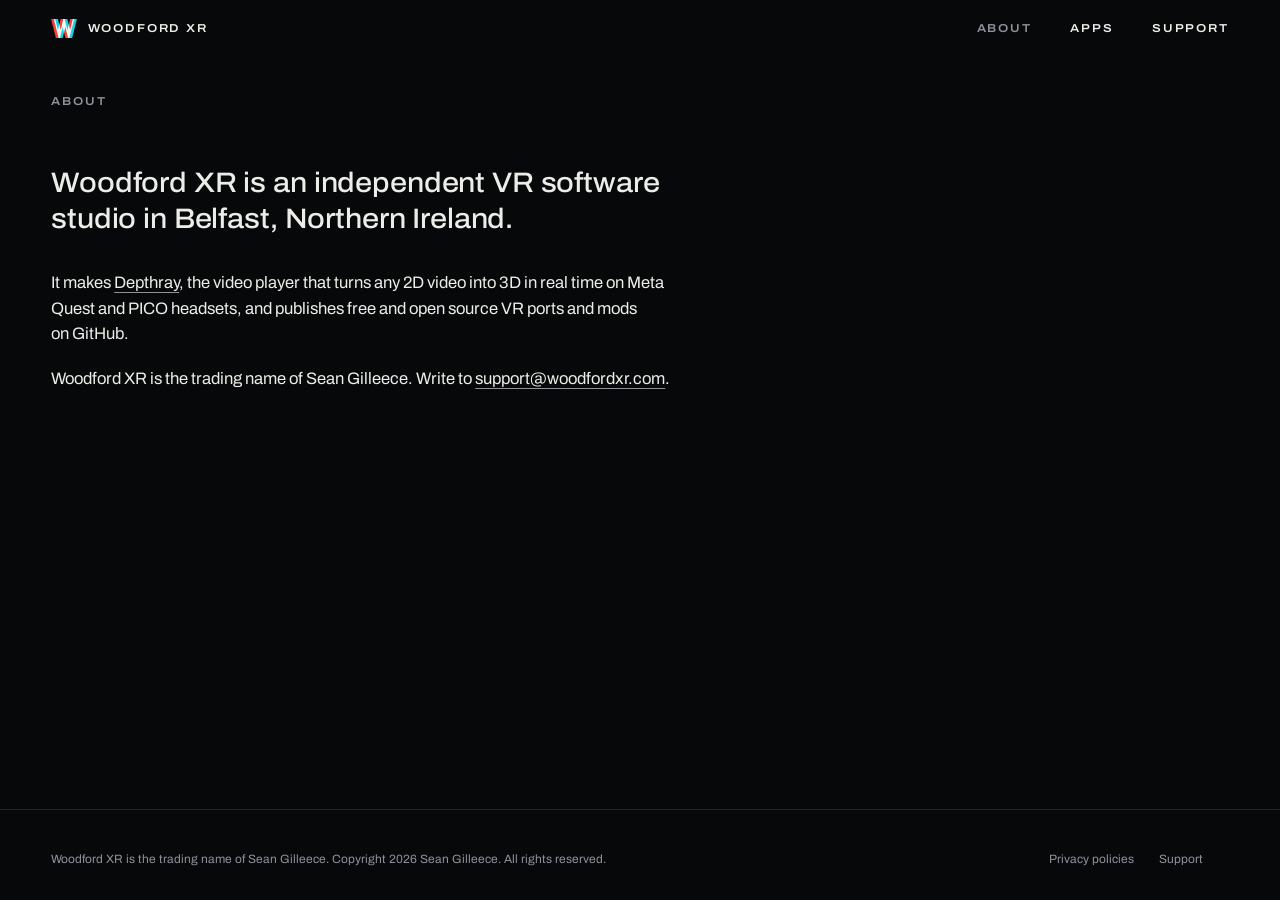
<file: about.html>
<!doctype html>
<html lang="en"><head><meta charset="utf-8"><meta name="viewport" content="width=device-width,initial-scale=1">
<title>About Woodford XR</title>
<meta name="description" content="Woodford XR is an independent VR software studio in Belfast, Northern Ireland, and the maker of Depthray.">
<meta name="theme-color" content="#070809"><meta name="color-scheme" content="dark">
<link rel="icon" href="/brand/favicon/favicon.svg" type="image/svg+xml"><link rel="icon" href="/brand/favicon/favicon-32.png" sizes="32x32" type="image/png"><link rel="apple-touch-icon" href="/brand/favicon/apple-touch-icon-180.png">
<meta property="og:image" content="https://www.woodfordxr.com/brand/social/og-image-dark-1200x630.png"><meta name="twitter:card" content="summary_large_image">
<link rel="stylesheet" href="style.css"></head>
<body>
<header class="top"><a class="brand" href="./"><svg class="mark" viewBox="-1.5 12 103 76" aria-hidden="true"><defs><clipPath id="wl"><polygon points="4,12 20,12 31,56 42,12 58,12 69,56 80,12 96,12 77,88 61,88 50,44 39,88 23,88" transform="translate(-5.5 0)"/></clipPath></defs><polygon points="4,12 20,12 31,56 42,12 58,12 69,56 80,12 96,12 77,88 61,88 50,44 39,88 23,88" transform="translate(-5.5 0)" fill="var(--red)"/><polygon points="4,12 20,12 31,56 42,12 58,12 69,56 80,12 96,12 77,88 61,88 50,44 39,88 23,88" transform="translate(5.5 0)" fill="var(--cyan)"/><g clip-path="url(#wl)"><polygon points="4,12 20,12 31,56 42,12 58,12 69,56 80,12 96,12 77,88 61,88 50,44 39,88 23,88" transform="translate(5.5 0)" fill="var(--core)"/></g></svg><span>Woodford XR</span></a>
<nav aria-label="Primary"><a href="about.html" aria-current="page">About</a><a href="apps.html">Apps</a><a href="support.html">Support</a></nav></header>
<main class="page">
<h1 class="kicker">About</h1>
<div class="prose">
<p class="lead">Woodford XR is an independent VR software studio in Belfast, Northern Ireland.</p>
<p>It makes <a href="apps.html">Depthray</a>, the video player that turns any 2D video into 3D in real time on Meta Quest and PICO headsets, and publishes free and open source VR ports and mods on GitHub.</p>
<p>Woodford XR is the trading name of Sean Gilleece. Write to <a href="mailto:support@woodfordxr.com">support@woodfordxr.com</a>.</p>
</div>
</main>
<footer class="foot"><p>Woodford XR is the trading name of Sean Gilleece. Copyright 2026 Sean Gilleece. All rights reserved.</p><p><a href="privacy.html">Privacy policies</a><a href="support.html">Support</a></p></footer>
</body></html>
</file>
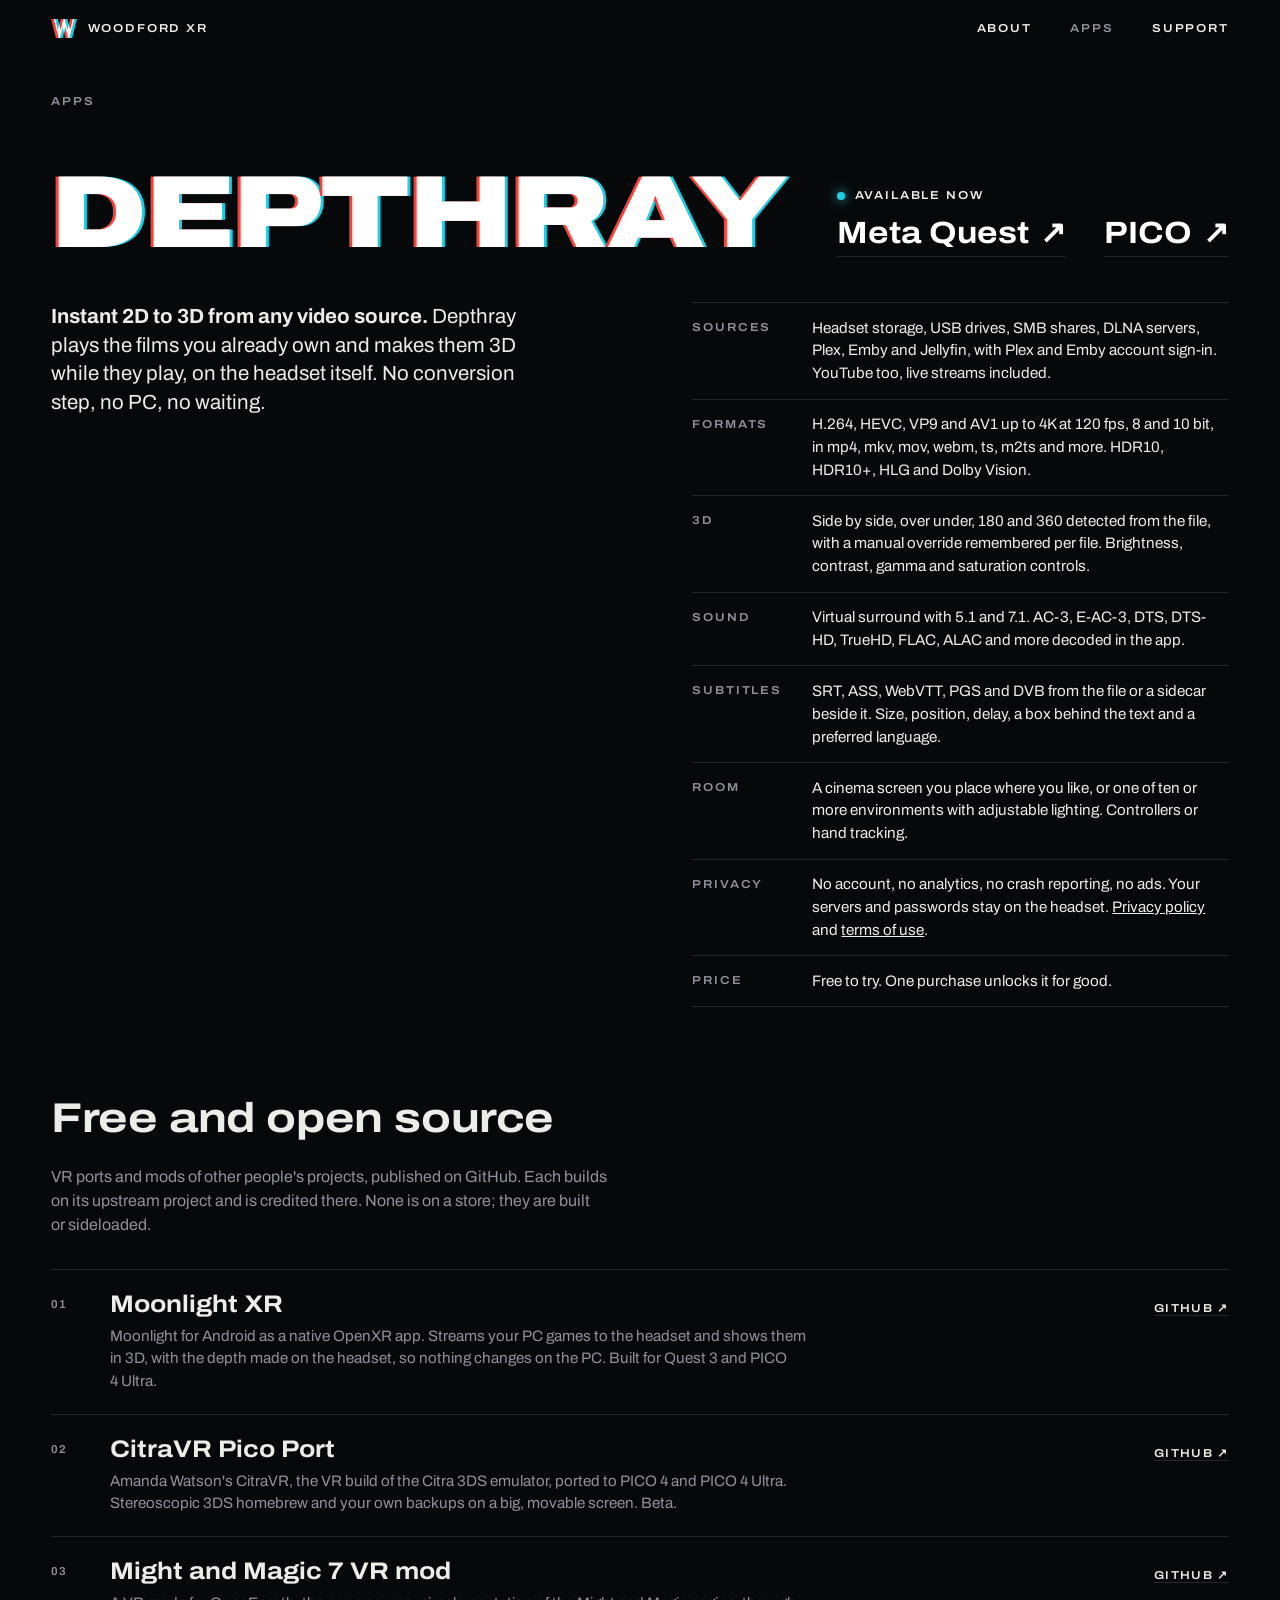
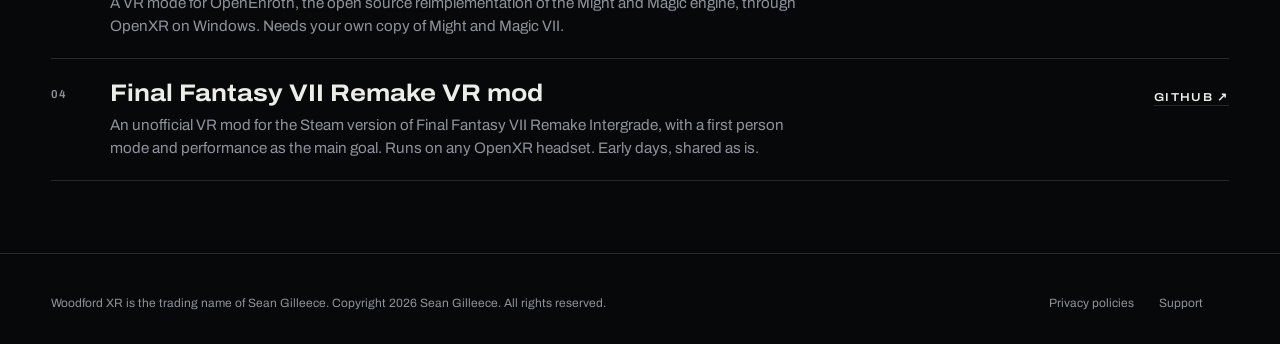
<file: apps.html>
<!doctype html>
<html lang="en"><head><meta charset="utf-8"><meta name="viewport" content="width=device-width,initial-scale=1">
<title>Apps by Woodford XR</title>
<meta name="description" content="Depthray, the real-time 2D to 3D video player for Meta Quest and PICO, and Woodford XR's free and open source VR ports and mods.">
<meta name="theme-color" content="#070809"><meta name="color-scheme" content="dark">
<link rel="icon" href="/brand/favicon/favicon.svg" type="image/svg+xml"><link rel="icon" href="/brand/favicon/favicon-32.png" sizes="32x32" type="image/png"><link rel="apple-touch-icon" href="/brand/favicon/apple-touch-icon-180.png">
<meta property="og:image" content="https://www.woodfordxr.com/brand/social/og-image-dark-1200x630.png"><meta name="twitter:card" content="summary_large_image">
<link rel="stylesheet" href="style.css"></head>
<body>
<header class="top"><a class="brand" href="./"><svg class="mark" viewBox="-1.5 12 103 76" aria-hidden="true"><defs><clipPath id="wl"><polygon points="4,12 20,12 31,56 42,12 58,12 69,56 80,12 96,12 77,88 61,88 50,44 39,88 23,88" transform="translate(-5.5 0)"/></clipPath></defs><polygon points="4,12 20,12 31,56 42,12 58,12 69,56 80,12 96,12 77,88 61,88 50,44 39,88 23,88" transform="translate(-5.5 0)" fill="var(--red)"/><polygon points="4,12 20,12 31,56 42,12 58,12 69,56 80,12 96,12 77,88 61,88 50,44 39,88 23,88" transform="translate(5.5 0)" fill="var(--cyan)"/><g clip-path="url(#wl)"><polygon points="4,12 20,12 31,56 42,12 58,12 69,56 80,12 96,12 77,88 61,88 50,44 39,88 23,88" transform="translate(5.5 0)" fill="var(--core)"/></g></svg><span>Woodford XR</span></a>
<nav aria-label="Primary"><a href="about.html">About</a><a href="apps.html" aria-current="page">Apps</a><a href="support.html">Support</a></nav></header>
<main class="page">
<h1 class="kicker">Apps</h1>
<article class="app">
<div class="app-head">
<h2 class="big">Depthray</h2>
<div><p class="avail">Available now</p><ul class="stores"><li><a href="https://www.meta.com/en-gb/experiences/depthray-3d-video-player/1343679048826072/" target="_blank" rel="noopener">Meta Quest<span aria-hidden="true">&#8599;</span></a></li><li><a href="https://store-global.picoxr.com/global/detail/1/7687668893993123845" target="_blank" rel="noopener">PICO<span aria-hidden="true">&#8599;</span></a></li></ul></div>
</div>
<p class="lede"><b>Instant 2D to 3D from any video source.</b> Depthray plays the films you already own and makes them 3D while they play, on the headset itself. No conversion step, no PC, no waiting.</p>
<dl class="spec">
<dt>Sources</dt><dd>Headset storage, USB drives, SMB shares, DLNA servers, Plex, Emby and Jellyfin, with Plex and Emby account sign-in. YouTube too, live streams included.</dd>
<dt>Formats</dt><dd>H.264, HEVC, VP9 and AV1 up to 4K at 120 fps, 8 and 10 bit, in mp4, mkv, mov, webm, ts, m2ts and more. HDR10, HDR10+, HLG and Dolby Vision.</dd>
<dt>3D</dt><dd>Side by side, over under, 180 and 360 detected from the file, with a manual override remembered per file. Brightness, contrast, gamma and saturation controls.</dd>
<dt>Sound</dt><dd>Virtual surround with 5.1 and 7.1. AC-3, E-AC-3, DTS, DTS-HD, TrueHD, FLAC, ALAC and more decoded in the app.</dd>
<dt>Subtitles</dt><dd>SRT, ASS, WebVTT, PGS and DVB from the file or a sidecar beside it. Size, position, delay, a box behind the text and a preferred language.</dd>
<dt>Room</dt><dd>A cinema screen you place where you like, or one of ten or more environments with adjustable lighting. Controllers or hand tracking.</dd>
<dt>Privacy</dt><dd>No account, no analytics, no crash reporting, no ads. Your servers and passwords stay on the headset. <a href="depthray/privacy.html">Privacy policy</a> and <a href="depthray/terms.html">terms of use</a>.</dd>
<dt>Price</dt><dd>Free to try. One purchase unlocks it for good.</dd>
</dl>
</article>
<section class="oss">
<h2 class="h2">Free and open source</h2>
<p class="intro">VR ports and mods of other people's projects, published on GitHub. Each builds on its upstream project and is credited there. None is on a store; they are built or sideloaded.</p>
<ol class="rows">
<li><h3><a href="https://github.com/Gilleece/moonlight-android-xr" target="_blank" rel="noopener">Moonlight XR</a></h3><p class="meta"><a href="https://github.com/Gilleece/moonlight-android-xr" target="_blank" rel="noopener">GitHub<span aria-hidden="true"> &#8599;</span></a></p><p>Moonlight for Android as a native OpenXR app. Streams your PC games to the headset and shows them in 3D, with the depth made on the headset, so nothing changes on the PC. Built for Quest 3 and PICO 4 Ultra.</p></li>
<li><h3><a href="https://github.com/Gilleece/CitraVR-Pico" target="_blank" rel="noopener">CitraVR Pico Port</a></h3><p class="meta"><a href="https://github.com/Gilleece/CitraVR-Pico" target="_blank" rel="noopener">GitHub<span aria-hidden="true"> &#8599;</span></a></p><p>Amanda Watson's CitraVR, the VR build of the Citra 3DS emulator, ported to PICO 4 and PICO 4 Ultra. Stereoscopic 3DS homebrew and your own backups on a big, movable screen. Beta.</p></li>
<li><h3><a href="https://github.com/Gilleece/OpenEnroth-VR" target="_blank" rel="noopener">Might and Magic 7 VR mod</a></h3><p class="meta"><a href="https://github.com/Gilleece/OpenEnroth-VR" target="_blank" rel="noopener">GitHub<span aria-hidden="true"> &#8599;</span></a></p><p>A VR mode for OpenEnroth, the open source reimplementation of the Might and Magic engine, through OpenXR on Windows. Needs your own copy of Might and Magic VII.</p></li>
<li><h3><a href="https://github.com/Gilleece/ff7-remake-vr" target="_blank" rel="noopener">Final Fantasy VII Remake VR mod</a></h3><p class="meta"><a href="https://github.com/Gilleece/ff7-remake-vr" target="_blank" rel="noopener">GitHub<span aria-hidden="true"> &#8599;</span></a></p><p>An unofficial VR mod for the Steam version of Final Fantasy VII Remake Intergrade, with a first person mode and performance as the main goal. Runs on any OpenXR headset. Early days, shared as is.</p></li>
</ol>
</section>
</main>
<footer class="foot"><p>Woodford XR is the trading name of Sean Gilleece. Copyright 2026 Sean Gilleece. All rights reserved.</p><p><a href="privacy.html">Privacy policies</a><a href="support.html">Support</a></p></footer>
</body></html>
</file>
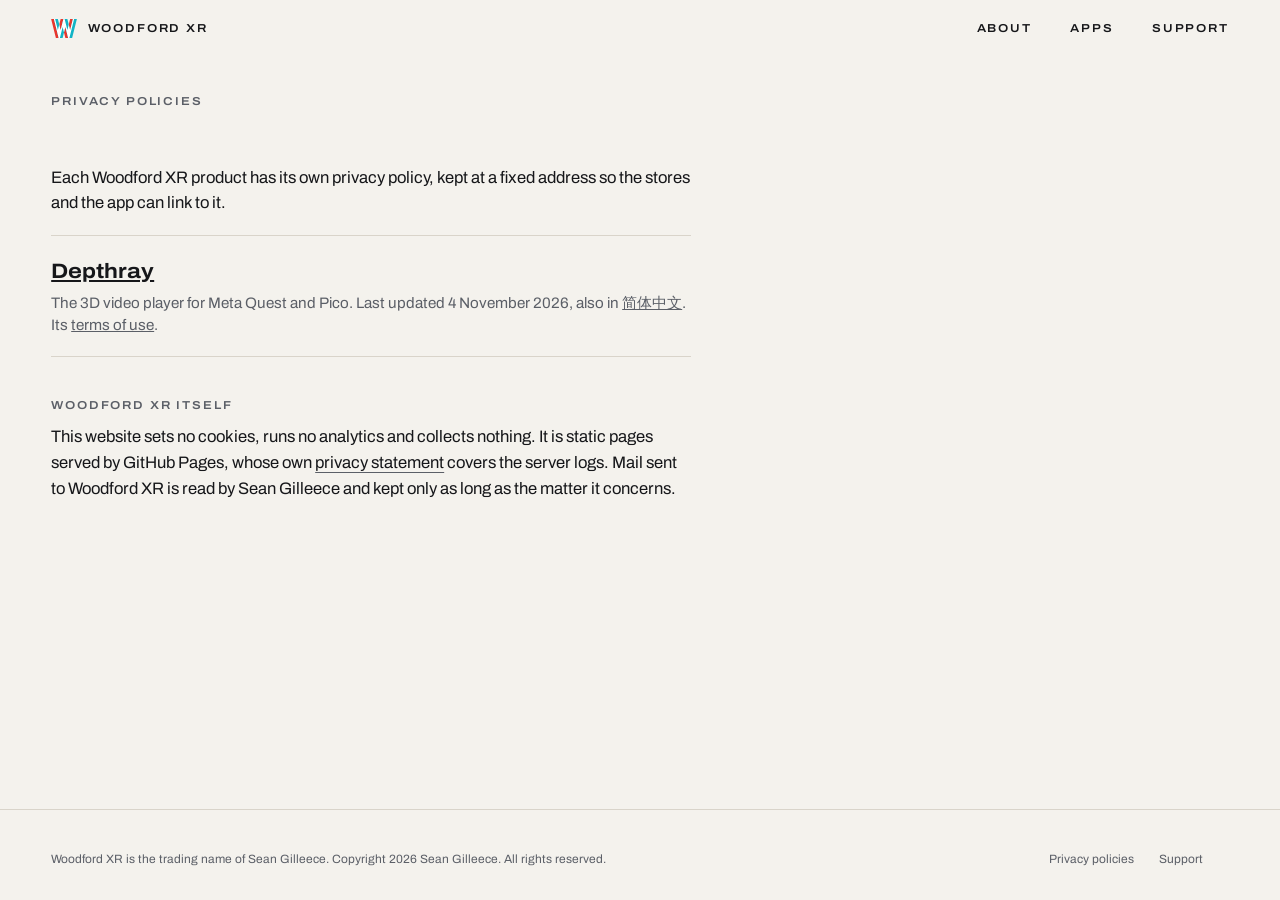
<file: privacy.html>
<!doctype html>
<html lang="en"><head><meta charset="utf-8"><meta name="viewport" content="width=device-width,initial-scale=1">
<title>Woodford XR privacy policies</title>
<meta name="description" content="The privacy policy for each Woodford XR product, at a fixed address.">
<meta name="theme-color" content="#f4f2ed"><meta name="color-scheme" content="light">
<link rel="icon" href="/brand/favicon/favicon.svg" type="image/svg+xml"><link rel="icon" href="/brand/favicon/favicon-32.png" sizes="32x32" type="image/png"><link rel="apple-touch-icon" href="/brand/favicon/apple-touch-icon-180.png">
<link rel="stylesheet" href="style.css"></head>
<body class="paper">
<header class="top"><a class="brand" href="./"><svg class="mark" viewBox="-1.5 12 103 76" aria-hidden="true"><defs><clipPath id="wl"><polygon points="4,12 20,12 31,56 42,12 58,12 69,56 80,12 96,12 77,88 61,88 50,44 39,88 23,88" transform="translate(-5.5 0)"/></clipPath></defs><polygon points="4,12 20,12 31,56 42,12 58,12 69,56 80,12 96,12 77,88 61,88 50,44 39,88 23,88" transform="translate(-5.5 0)" fill="var(--red)"/><polygon points="4,12 20,12 31,56 42,12 58,12 69,56 80,12 96,12 77,88 61,88 50,44 39,88 23,88" transform="translate(5.5 0)" fill="var(--cyan)"/><g clip-path="url(#wl)"><polygon points="4,12 20,12 31,56 42,12 58,12 69,56 80,12 96,12 77,88 61,88 50,44 39,88 23,88" transform="translate(5.5 0)" fill="var(--core)"/></g></svg><span>Woodford XR</span></a>
<nav aria-label="Primary"><a href="about.html">About</a><a href="apps.html">Apps</a><a href="support.html">Support</a></nav></header>
<main class="page">
<h1 class="kicker">Privacy policies</h1>
<div class="prose">
<p>Each Woodford XR product has its own privacy policy, kept at a fixed address so the stores and the app can link to it.</p>
</div>
<ul class="policies">
<li><h2><a href="depthray/privacy.html">Depthray</a></h2><p>The 3D video player for Meta Quest and Pico. Last updated 4 November 2026, also in <a href="depthray/privacy-zh.html">简体中文</a>. Its <a href="depthray/terms.html">terms of use</a>.</p></li>
</ul>
<div class="prose">
<h2>Woodford XR itself</h2>
<p>This website sets no cookies, runs no analytics and collects nothing. It is static pages served by GitHub Pages, whose own <a href="https://docs.github.com/en/site-policy/privacy-policies/github-general-privacy-statement">privacy statement</a> covers the server logs. Mail sent to Woodford XR is read by Sean Gilleece and kept only as long as the matter it concerns.</p>
</div>
</main>
<footer class="foot"><p>Woodford XR is the trading name of Sean Gilleece. Copyright 2026 Sean Gilleece. All rights reserved.</p><p><a href="privacy.html">Privacy policies</a><a href="support.html">Support</a></p></footer>
</body></html>
</file>
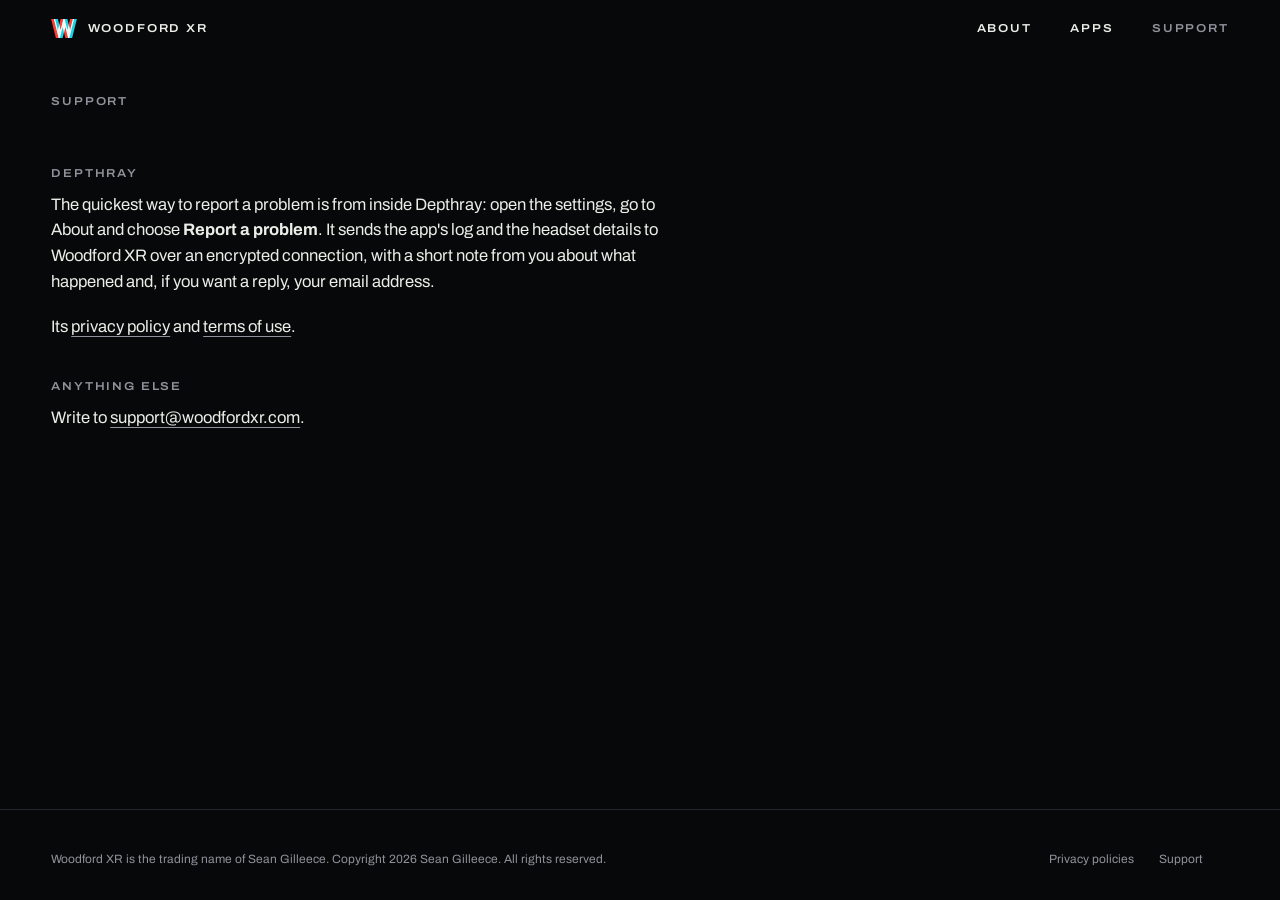
<file: support.html>
<!doctype html>
<html lang="en"><head><meta charset="utf-8"><meta name="viewport" content="width=device-width,initial-scale=1">
<title>Depthray support</title>
<meta name="description" content="How to report a problem with Depthray and how to reach Woodford XR.">
<meta name="theme-color" content="#070809"><meta name="color-scheme" content="dark">
<link rel="icon" href="/brand/favicon/favicon.svg" type="image/svg+xml"><link rel="icon" href="/brand/favicon/favicon-32.png" sizes="32x32" type="image/png"><link rel="apple-touch-icon" href="/brand/favicon/apple-touch-icon-180.png">
<meta property="og:image" content="https://www.woodfordxr.com/brand/social/og-image-dark-1200x630.png"><meta name="twitter:card" content="summary_large_image">
<link rel="stylesheet" href="style.css"></head>
<body>
<header class="top"><a class="brand" href="./"><svg class="mark" viewBox="-1.5 12 103 76" aria-hidden="true"><defs><clipPath id="wl"><polygon points="4,12 20,12 31,56 42,12 58,12 69,56 80,12 96,12 77,88 61,88 50,44 39,88 23,88" transform="translate(-5.5 0)"/></clipPath></defs><polygon points="4,12 20,12 31,56 42,12 58,12 69,56 80,12 96,12 77,88 61,88 50,44 39,88 23,88" transform="translate(-5.5 0)" fill="var(--red)"/><polygon points="4,12 20,12 31,56 42,12 58,12 69,56 80,12 96,12 77,88 61,88 50,44 39,88 23,88" transform="translate(5.5 0)" fill="var(--cyan)"/><g clip-path="url(#wl)"><polygon points="4,12 20,12 31,56 42,12 58,12 69,56 80,12 96,12 77,88 61,88 50,44 39,88 23,88" transform="translate(5.5 0)" fill="var(--core)"/></g></svg><span>Woodford XR</span></a>
<nav aria-label="Primary"><a href="about.html">About</a><a href="apps.html">Apps</a><a href="support.html" aria-current="page">Support</a></nav></header>
<main class="page">
<h1 class="kicker">Support</h1>
<div class="prose">
<h2>Depthray</h2>
<p>The quickest way to report a problem is from inside Depthray: open the settings, go to About and choose <strong>Report a problem</strong>. It sends the app's log and the headset details to Woodford XR over an encrypted connection, with a short note from you about what happened and, if you want a reply, your email address.</p>
<p>Its <a href="depthray/privacy.html">privacy policy</a> and <a href="depthray/terms.html">terms of use</a>.</p>
<h2>Anything else</h2>
<p>Write to <a href="mailto:support@woodfordxr.com">support@woodfordxr.com</a>.</p>
</div>
</main>
<footer class="foot"><p>Woodford XR is the trading name of Sean Gilleece. Copyright 2026 Sean Gilleece. All rights reserved.</p><p><a href="privacy.html">Privacy policies</a><a href="support.html">Support</a></p></footer>
</body></html>
</file>
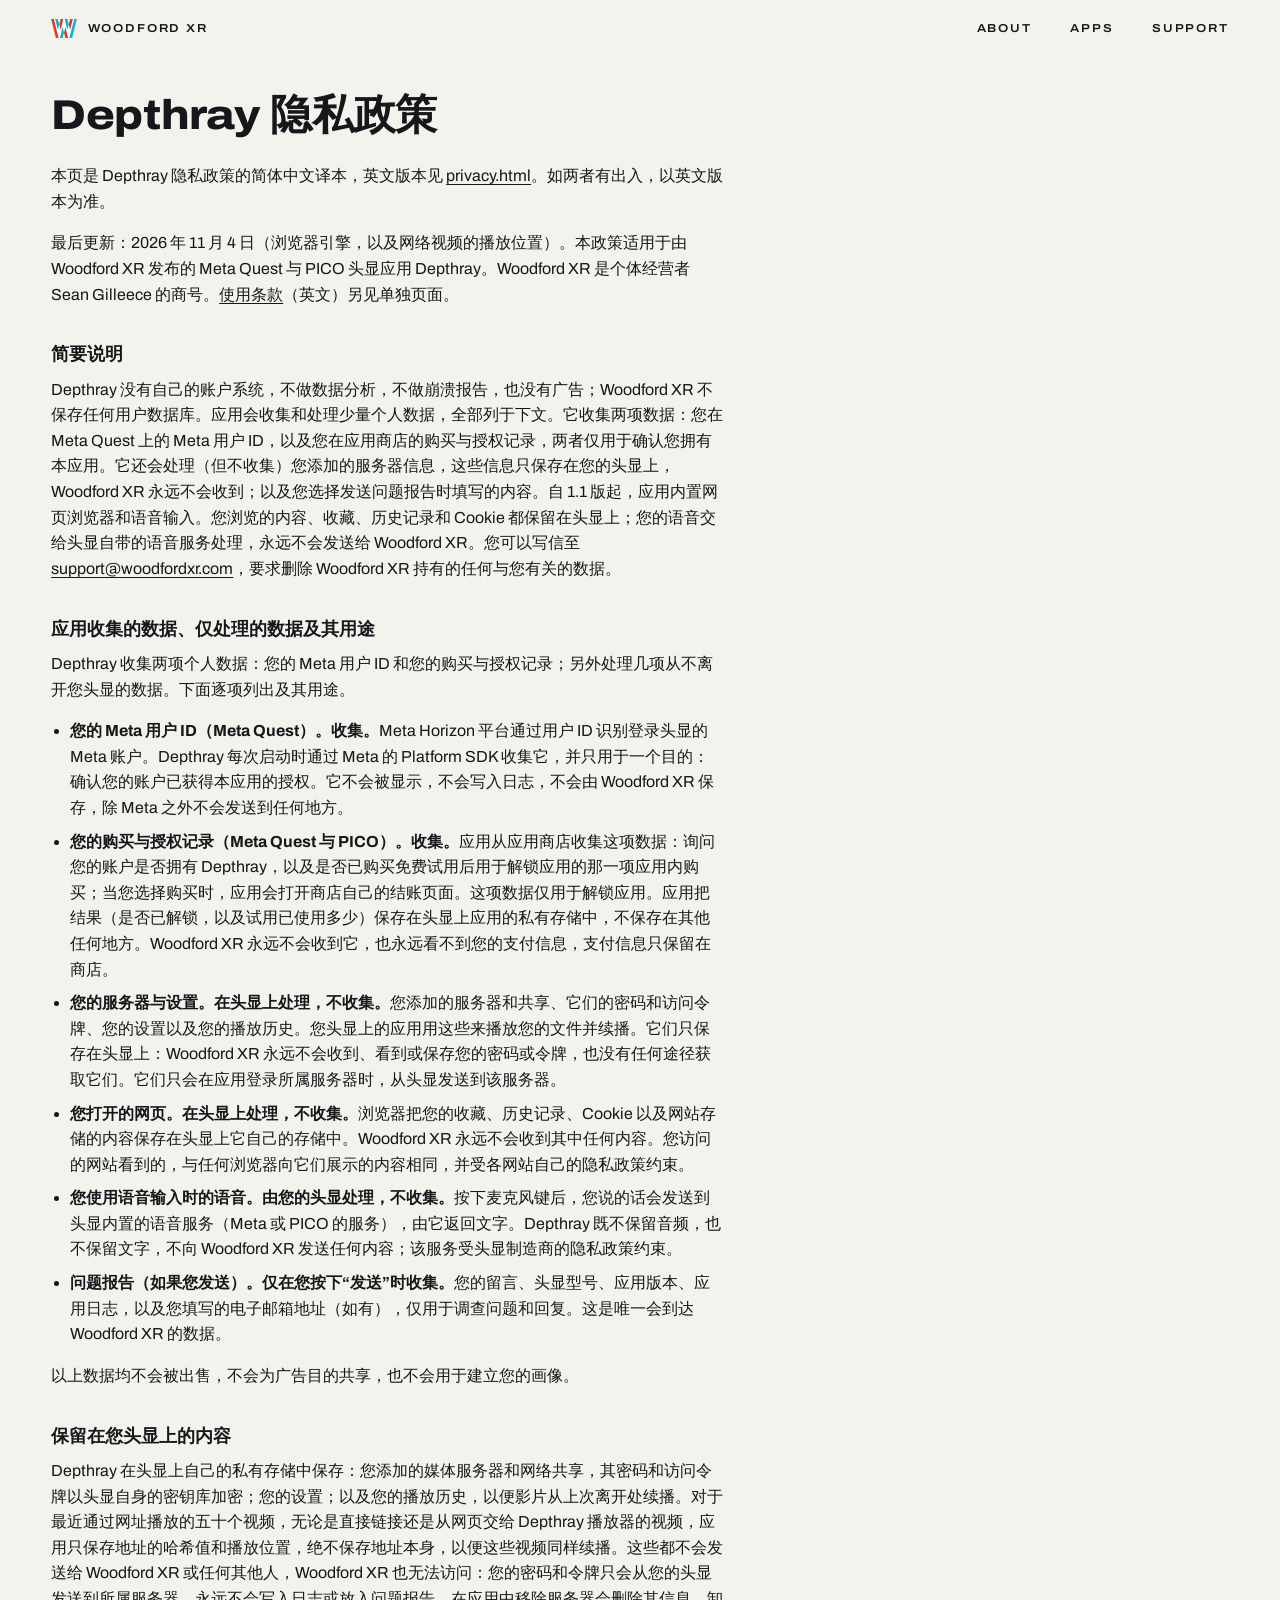
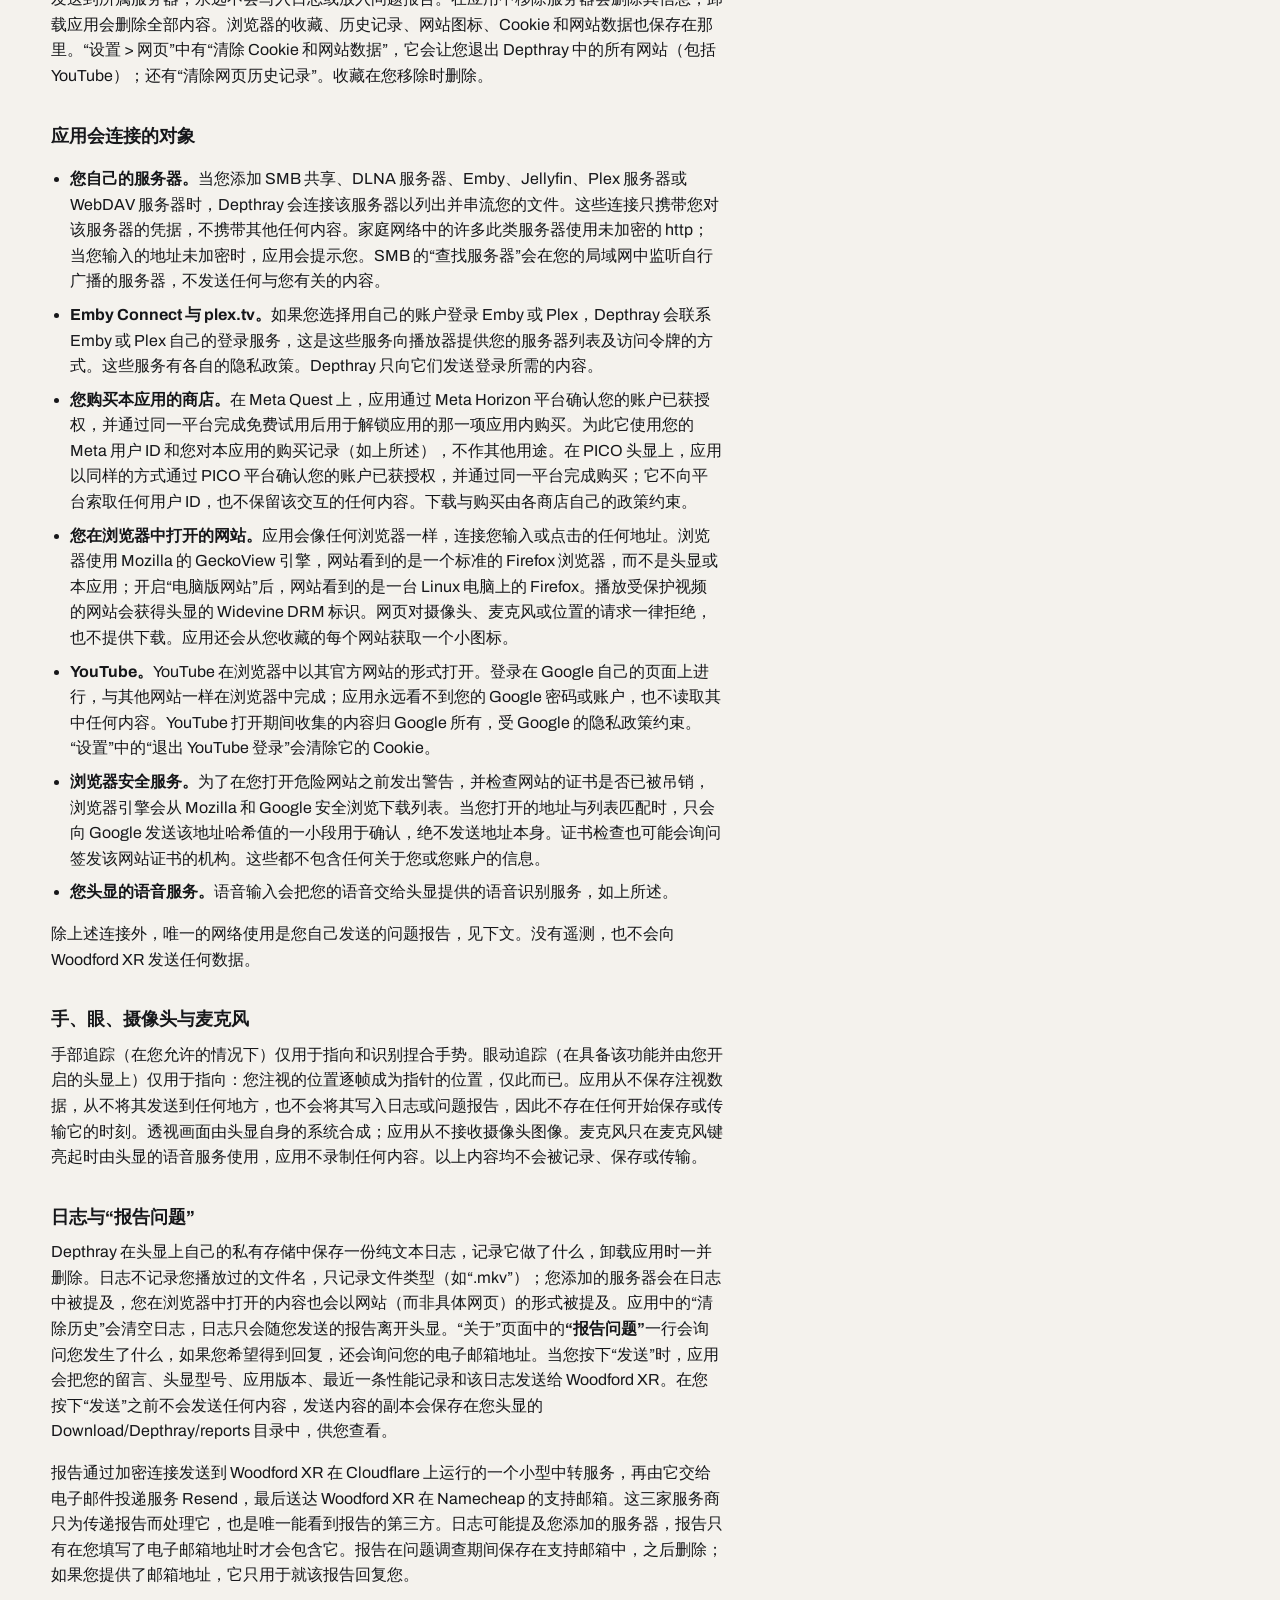
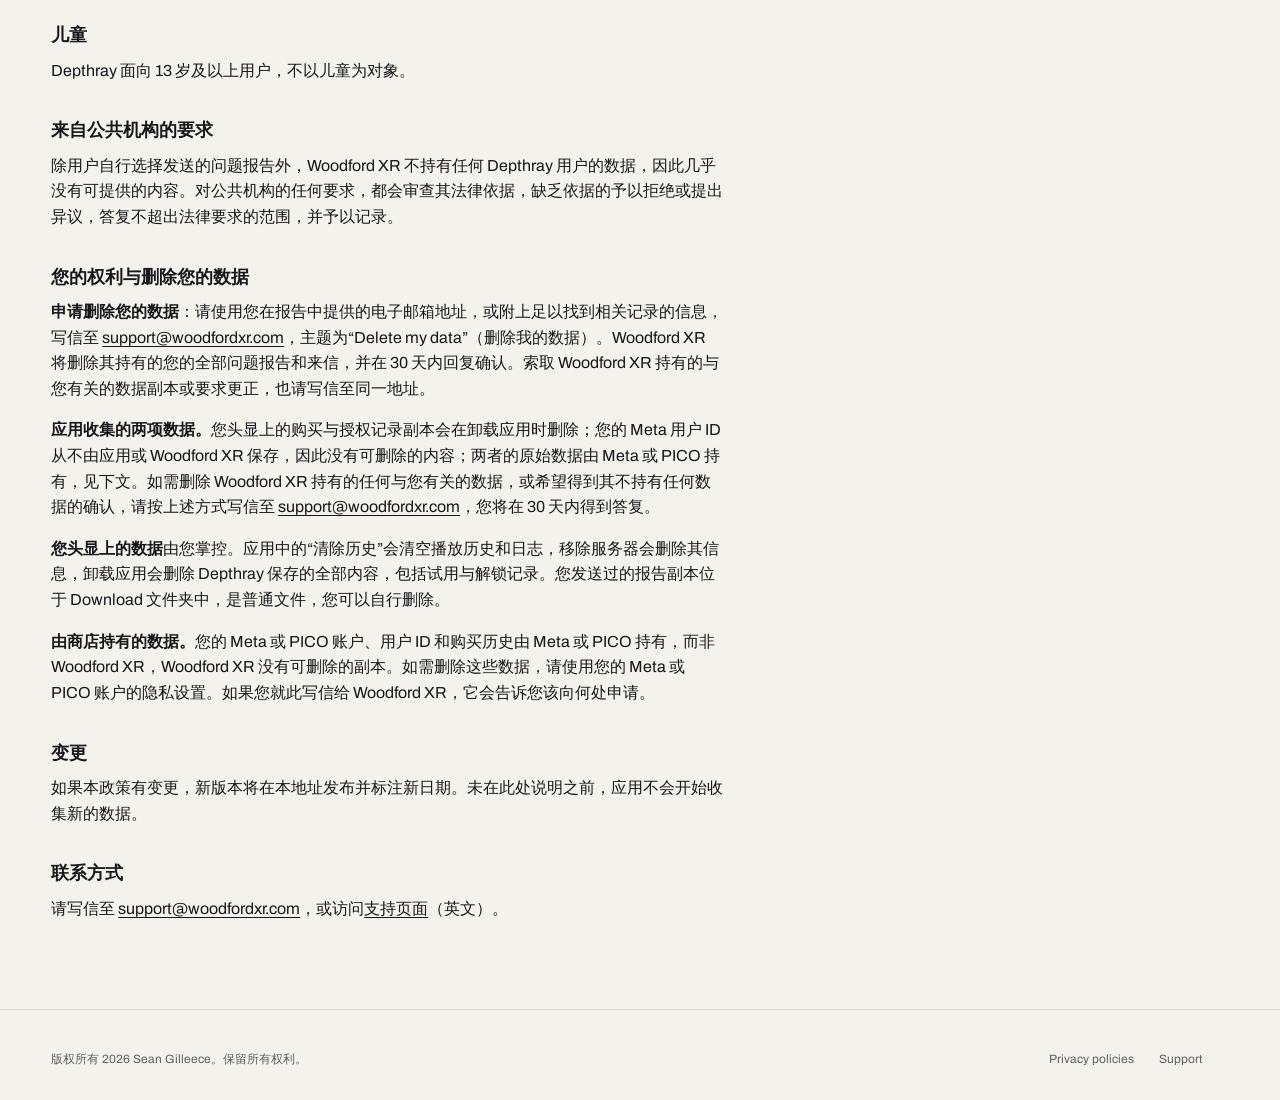
<file: depthray/privacy-zh.html>
<!doctype html>
<html lang="zh-CN"><head><meta charset="utf-8"><meta name="viewport" content="width=device-width,initial-scale=1">
<title>Depthray 隐私政策</title><meta name="theme-color" content="#f4f2ed"><meta name="color-scheme" content="light">
<link rel="icon" href="/brand/favicon/favicon.svg" type="image/svg+xml"><link rel="icon" href="/brand/favicon/favicon-32.png" sizes="32x32" type="image/png"><link rel="apple-touch-icon" href="/brand/favicon/apple-touch-icon-180.png">
<link rel="stylesheet" href="../style.css"></head>
<body class="paper">
<header class="top"><a class="brand" href="../"><svg class="mark" viewBox="-1.5 12 103 76" aria-hidden="true"><defs><clipPath id="wl"><polygon points="4,12 20,12 31,56 42,12 58,12 69,56 80,12 96,12 77,88 61,88 50,44 39,88 23,88" transform="translate(-5.5 0)"/></clipPath></defs><polygon points="4,12 20,12 31,56 42,12 58,12 69,56 80,12 96,12 77,88 61,88 50,44 39,88 23,88" transform="translate(-5.5 0)" fill="var(--red)"/><polygon points="4,12 20,12 31,56 42,12 58,12 69,56 80,12 96,12 77,88 61,88 50,44 39,88 23,88" transform="translate(5.5 0)" fill="var(--cyan)"/><g clip-path="url(#wl)"><polygon points="4,12 20,12 31,56 42,12 58,12 69,56 80,12 96,12 77,88 61,88 50,44 39,88 23,88" transform="translate(5.5 0)" fill="var(--core)"/></g></svg><span>Woodford XR</span></a>
<nav aria-label="Primary"><a href="../about.html">About</a><a href="../apps.html">Apps</a><a href="../support.html">Support</a></nav></header>
<main class="page"><article class="legal">
<h1>Depthray 隐私政策</h1>
<p>本页是 Depthray 隐私政策的简体中文译本，英文版本见 <a href="privacy.html">privacy.html</a>。如两者有出入，以英文版本为准。</p>
<p>最后更新：2026 年 11 月 4 日（浏览器引擎，以及网络视频的播放位置）。本政策适用于由 Woodford XR 发布的 Meta Quest 与 PICO 头显应用 Depthray。Woodford XR 是个体经营者 Sean Gilleece 的商号。<a href="terms.html">使用条款</a>（英文）另见单独页面。</p>

<h2>简要说明</h2>
<p>Depthray 没有自己的账户系统，不做数据分析，不做崩溃报告，也没有广告；Woodford XR 不保存任何用户数据库。应用会收集和处理少量个人数据，全部列于下文。它收集两项数据：您在 Meta Quest 上的 Meta 用户 ID，以及您在应用商店的购买与授权记录，两者仅用于确认您拥有本应用。它还会处理（但不收集）您添加的服务器信息，这些信息只保存在您的头显上，Woodford XR 永远不会收到；以及您选择发送问题报告时填写的内容。自 1.1 版起，应用内置网页浏览器和语音输入。您浏览的内容、收藏、历史记录和 Cookie 都保留在头显上；您的语音交给头显自带的语音服务处理，永远不会发送给 Woodford XR。您可以写信至 <a href="mailto:support@woodfordxr.com">support@woodfordxr.com</a>，要求删除 Woodford XR 持有的任何与您有关的数据。</p>

<h2>应用收集的数据、仅处理的数据及其用途</h2>
<p>Depthray 收集两项个人数据：您的 Meta 用户 ID 和您的购买与授权记录；另外处理几项从不离开您头显的数据。下面逐项列出及其用途。</p>
<ul>
<li><strong>您的 Meta 用户 ID（Meta Quest）。收集。</strong>Meta Horizon 平台通过用户 ID 识别登录头显的 Meta 账户。Depthray 每次启动时通过 Meta 的 Platform SDK 收集它，并只用于一个目的：确认您的账户已获得本应用的授权。它不会被显示，不会写入日志，不会由 Woodford XR 保存，除 Meta 之外不会发送到任何地方。</li>
<li><strong>您的购买与授权记录（Meta Quest 与 PICO）。收集。</strong>应用从应用商店收集这项数据：询问您的账户是否拥有 Depthray，以及是否已购买免费试用后用于解锁应用的那一项应用内购买；当您选择购买时，应用会打开商店自己的结账页面。这项数据仅用于解锁应用。应用把结果（是否已解锁，以及试用已使用多少）保存在头显上应用的私有存储中，不保存在其他任何地方。Woodford XR 永远不会收到它，也永远看不到您的支付信息，支付信息只保留在商店。</li>
<li><strong>您的服务器与设置。在头显上处理，不收集。</strong>您添加的服务器和共享、它们的密码和访问令牌、您的设置以及您的播放历史。您头显上的应用用这些来播放您的文件并续播。它们只保存在头显上：Woodford XR 永远不会收到、看到或保存您的密码或令牌，也没有任何途径获取它们。它们只会在应用登录所属服务器时，从头显发送到该服务器。</li>
<li><strong>您打开的网页。在头显上处理，不收集。</strong>浏览器把您的收藏、历史记录、Cookie 以及网站存储的内容保存在头显上它自己的存储中。Woodford XR 永远不会收到其中任何内容。您访问的网站看到的，与任何浏览器向它们展示的内容相同，并受各网站自己的隐私政策约束。</li>
<li><strong>您使用语音输入时的语音。由您的头显处理，不收集。</strong>按下麦克风键后，您说的话会发送到头显内置的语音服务（Meta 或 PICO 的服务），由它返回文字。Depthray 既不保留音频，也不保留文字，不向 Woodford XR 发送任何内容；该服务受头显制造商的隐私政策约束。</li>
<li><strong>问题报告（如果您发送）。仅在您按下“发送”时收集。</strong>您的留言、头显型号、应用版本、应用日志，以及您填写的电子邮箱地址（如有），仅用于调查问题和回复。这是唯一会到达 Woodford XR 的数据。</li>
</ul>
<p>以上数据均不会被出售，不会为广告目的共享，也不会用于建立您的画像。</p>

<h2>保留在您头显上的内容</h2>
<p>Depthray 在头显上自己的私有存储中保存：您添加的媒体服务器和网络共享，其密码和访问令牌以头显自身的密钥库加密；您的设置；以及您的播放历史，以便影片从上次离开处续播。对于最近通过网址播放的五十个视频，无论是直接链接还是从网页交给 Depthray 播放器的视频，应用只保存地址的哈希值和播放位置，绝不保存地址本身，以便这些视频同样续播。这些都不会发送给 Woodford XR 或任何其他人，Woodford XR 也无法访问：您的密码和令牌只会从您的头显发送到所属服务器，永远不会写入日志或放入问题报告。在应用中移除服务器会删除其信息，卸载应用会删除全部内容。浏览器的收藏、历史记录、网站图标、Cookie 和网站数据也保存在那里。“设置 &gt; 网页”中有“清除 Cookie 和网站数据”，它会让您退出 Depthray 中的所有网站（包括 YouTube）；还有“清除网页历史记录”。收藏在您移除时删除。</p>

<h2>应用会连接的对象</h2>
<ul>
<li><strong>您自己的服务器。</strong>当您添加 SMB 共享、DLNA 服务器、Emby、Jellyfin、Plex 服务器或 WebDAV 服务器时，Depthray 会连接该服务器以列出并串流您的文件。这些连接只携带您对该服务器的凭据，不携带其他任何内容。家庭网络中的许多此类服务器使用未加密的 http；当您输入的地址未加密时，应用会提示您。SMB 的“查找服务器”会在您的局域网中监听自行广播的服务器，不发送任何与您有关的内容。</li>
<li><strong>Emby Connect 与 plex.tv。</strong>如果您选择用自己的账户登录 Emby 或 Plex，Depthray 会联系 Emby 或 Plex 自己的登录服务，这是这些服务向播放器提供您的服务器列表及访问令牌的方式。这些服务有各自的隐私政策。Depthray 只向它们发送登录所需的内容。</li>
<li><strong>您购买本应用的商店。</strong>在 Meta Quest 上，应用通过 Meta Horizon 平台确认您的账户已获授权，并通过同一平台完成免费试用后用于解锁应用的那一项应用内购买。为此它使用您的 Meta 用户 ID 和您对本应用的购买记录（如上所述），不作其他用途。在 PICO 头显上，应用以同样的方式通过 PICO 平台确认您的账户已获授权，并通过同一平台完成购买；它不向平台索取任何用户 ID，也不保留该交互的任何内容。下载与购买由各商店自己的政策约束。</li>
<li><strong>您在浏览器中打开的网站。</strong>应用会像任何浏览器一样，连接您输入或点击的任何地址。浏览器使用 Mozilla 的 GeckoView 引擎，网站看到的是一个标准的 Firefox 浏览器，而不是头显或本应用；开启“电脑版网站”后，网站看到的是一台 Linux 电脑上的 Firefox。播放受保护视频的网站会获得头显的 Widevine DRM 标识。网页对摄像头、麦克风或位置的请求一律拒绝，也不提供下载。应用还会从您收藏的每个网站获取一个小图标。</li>
<li><strong>YouTube。</strong>YouTube 在浏览器中以其官方网站的形式打开。登录在 Google 自己的页面上进行，与其他网站一样在浏览器中完成；应用永远看不到您的 Google 密码或账户，也不读取其中任何内容。YouTube 打开期间收集的内容归 Google 所有，受 Google 的隐私政策约束。“设置”中的“退出 YouTube 登录”会清除它的 Cookie。</li>
<li><strong>浏览器安全服务。</strong>为了在您打开危险网站之前发出警告，并检查网站的证书是否已被吊销，浏览器引擎会从 Mozilla 和 Google 安全浏览下载列表。当您打开的地址与列表匹配时，只会向 Google 发送该地址哈希值的一小段用于确认，绝不发送地址本身。证书检查也可能会询问签发该网站证书的机构。这些都不包含任何关于您或您账户的信息。</li>
<li><strong>您头显的语音服务。</strong>语音输入会把您的语音交给头显提供的语音识别服务，如上所述。</li>
</ul>
<p>除上述连接外，唯一的网络使用是您自己发送的问题报告，见下文。没有遥测，也不会向 Woodford XR 发送任何数据。</p>

<h2>手、眼、摄像头与麦克风</h2>
<p>手部追踪（在您允许的情况下）仅用于指向和识别捏合手势。眼动追踪（在具备该功能并由您开启的头显上）仅用于指向：您注视的位置逐帧成为指针的位置，仅此而已。应用从不保存注视数据，从不将其发送到任何地方，也不会将其写入日志或问题报告，因此不存在任何开始保存或传输它的时刻。透视画面由头显自身的系统合成；应用从不接收摄像头图像。麦克风只在麦克风键亮起时由头显的语音服务使用，应用不录制任何内容。以上内容均不会被记录、保存或传输。</p>

<h2>日志与“报告问题”</h2>
<p>Depthray 在头显上自己的私有存储中保存一份纯文本日志，记录它做了什么，卸载应用时一并删除。日志不记录您播放过的文件名，只记录文件类型（如“.mkv”）；您添加的服务器会在日志中被提及，您在浏览器中打开的内容也会以网站（而非具体网页）的形式被提及。应用中的“清除历史”会清空日志，日志只会随您发送的报告离开头显。“关于”页面中的<strong>“报告问题”</strong>一行会询问您发生了什么，如果您希望得到回复，还会询问您的电子邮箱地址。当您按下“发送”时，应用会把您的留言、头显型号、应用版本、最近一条性能记录和该日志发送给 Woodford XR。在您按下“发送”之前不会发送任何内容，发送内容的副本会保存在您头显的 Download/Depthray/reports 目录中，供您查看。</p>
<p>报告通过加密连接发送到 Woodford XR 在 Cloudflare 上运行的一个小型中转服务，再由它交给电子邮件投递服务 Resend，最后送达 Woodford XR 在 Namecheap 的支持邮箱。这三家服务商只为传递报告而处理它，也是唯一能看到报告的第三方。日志可能提及您添加的服务器，报告只有在您填写了电子邮箱地址时才会包含它。报告在问题调查期间保存在支持邮箱中，之后删除；如果您提供了邮箱地址，它只用于就该报告回复您。</p>

<h2>儿童</h2>
<p>Depthray 面向 13 岁及以上用户，不以儿童为对象。</p>

<h2>来自公共机构的要求</h2>
<p>除用户自行选择发送的问题报告外，Woodford XR 不持有任何 Depthray 用户的数据，因此几乎没有可提供的内容。对公共机构的任何要求，都会审查其法律依据，缺乏依据的予以拒绝或提出异议，答复不超出法律要求的范围，并予以记录。</p>

<h2>您的权利与删除您的数据</h2>
<p><strong>申请删除您的数据</strong>：请使用您在报告中提供的电子邮箱地址，或附上足以找到相关记录的信息，写信至 <a href="mailto:support@woodfordxr.com">support@woodfordxr.com</a>，主题为“Delete my data”（删除我的数据）。Woodford XR 将删除其持有的您的全部问题报告和来信，并在 30 天内回复确认。索取 Woodford XR 持有的与您有关的数据副本或要求更正，也请写信至同一地址。</p>
<p><strong>应用收集的两项数据。</strong>您头显上的购买与授权记录副本会在卸载应用时删除；您的 Meta 用户 ID 从不由应用或 Woodford XR 保存，因此没有可删除的内容；两者的原始数据由 Meta 或 PICO 持有，见下文。如需删除 Woodford XR 持有的任何与您有关的数据，或希望得到其不持有任何数据的确认，请按上述方式写信至 <a href="mailto:support@woodfordxr.com">support@woodfordxr.com</a>，您将在 30 天内得到答复。</p>
<p><strong>您头显上的数据</strong>由您掌控。应用中的“清除历史”会清空播放历史和日志，移除服务器会删除其信息，卸载应用会删除 Depthray 保存的全部内容，包括试用与解锁记录。您发送过的报告副本位于 Download 文件夹中，是普通文件，您可以自行删除。</p>
<p><strong>由商店持有的数据。</strong>您的 Meta 或 PICO 账户、用户 ID 和购买历史由 Meta 或 PICO 持有，而非 Woodford XR，Woodford XR 没有可删除的副本。如需删除这些数据，请使用您的 Meta 或 PICO 账户的隐私设置。如果您就此写信给 Woodford XR，它会告诉您该向何处申请。</p>

<h2>变更</h2>
<p>如果本政策有变更，新版本将在本地址发布并标注新日期。未在此处说明之前，应用不会开始收集新的数据。</p>

<h2>联系方式</h2>
<p>请写信至 <a href="mailto:support@woodfordxr.com">support@woodfordxr.com</a>，或访问<a href="../support.html">支持页面</a>（英文）。</p>

</article></main>
<footer class="foot"><p>版权所有 2026 Sean Gilleece。保留所有权利。</p><p><a href="../privacy.html">Privacy policies</a><a href="../support.html">Support</a></p></footer>
</body></html>
</file>
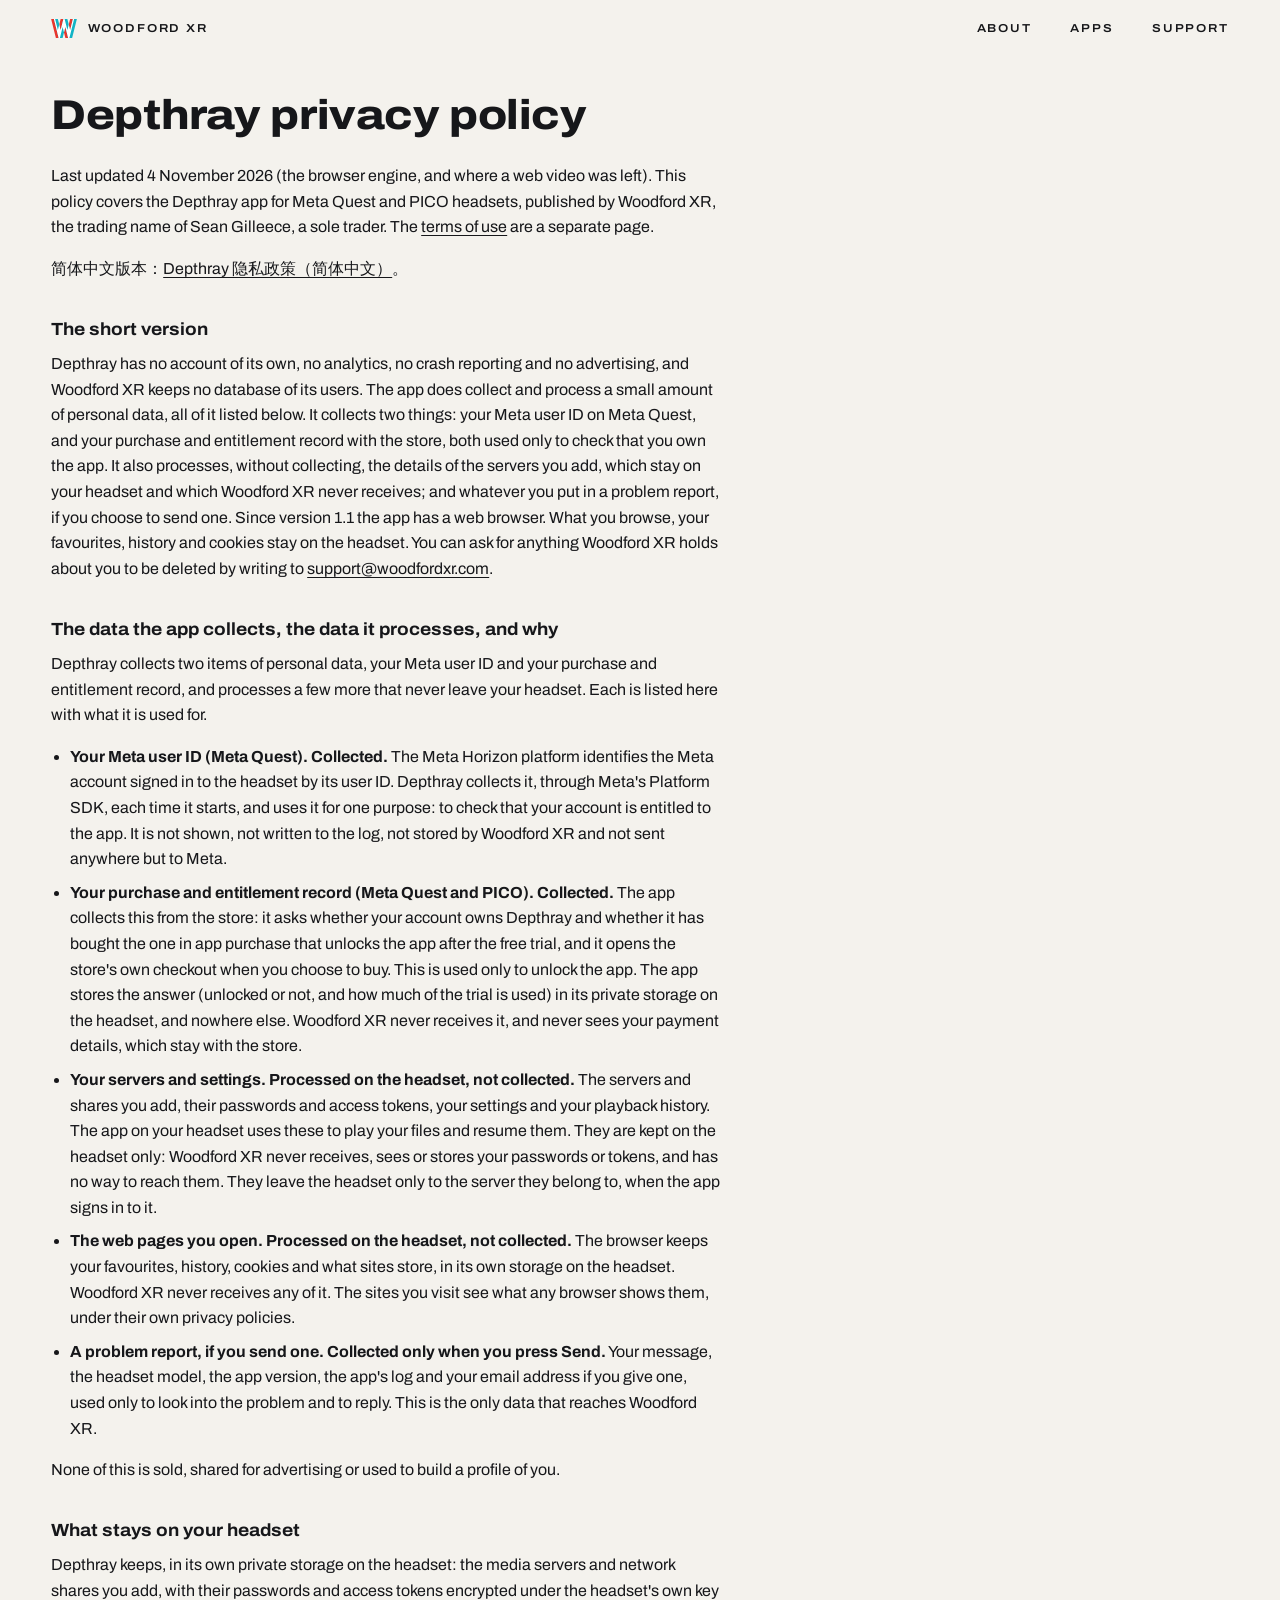
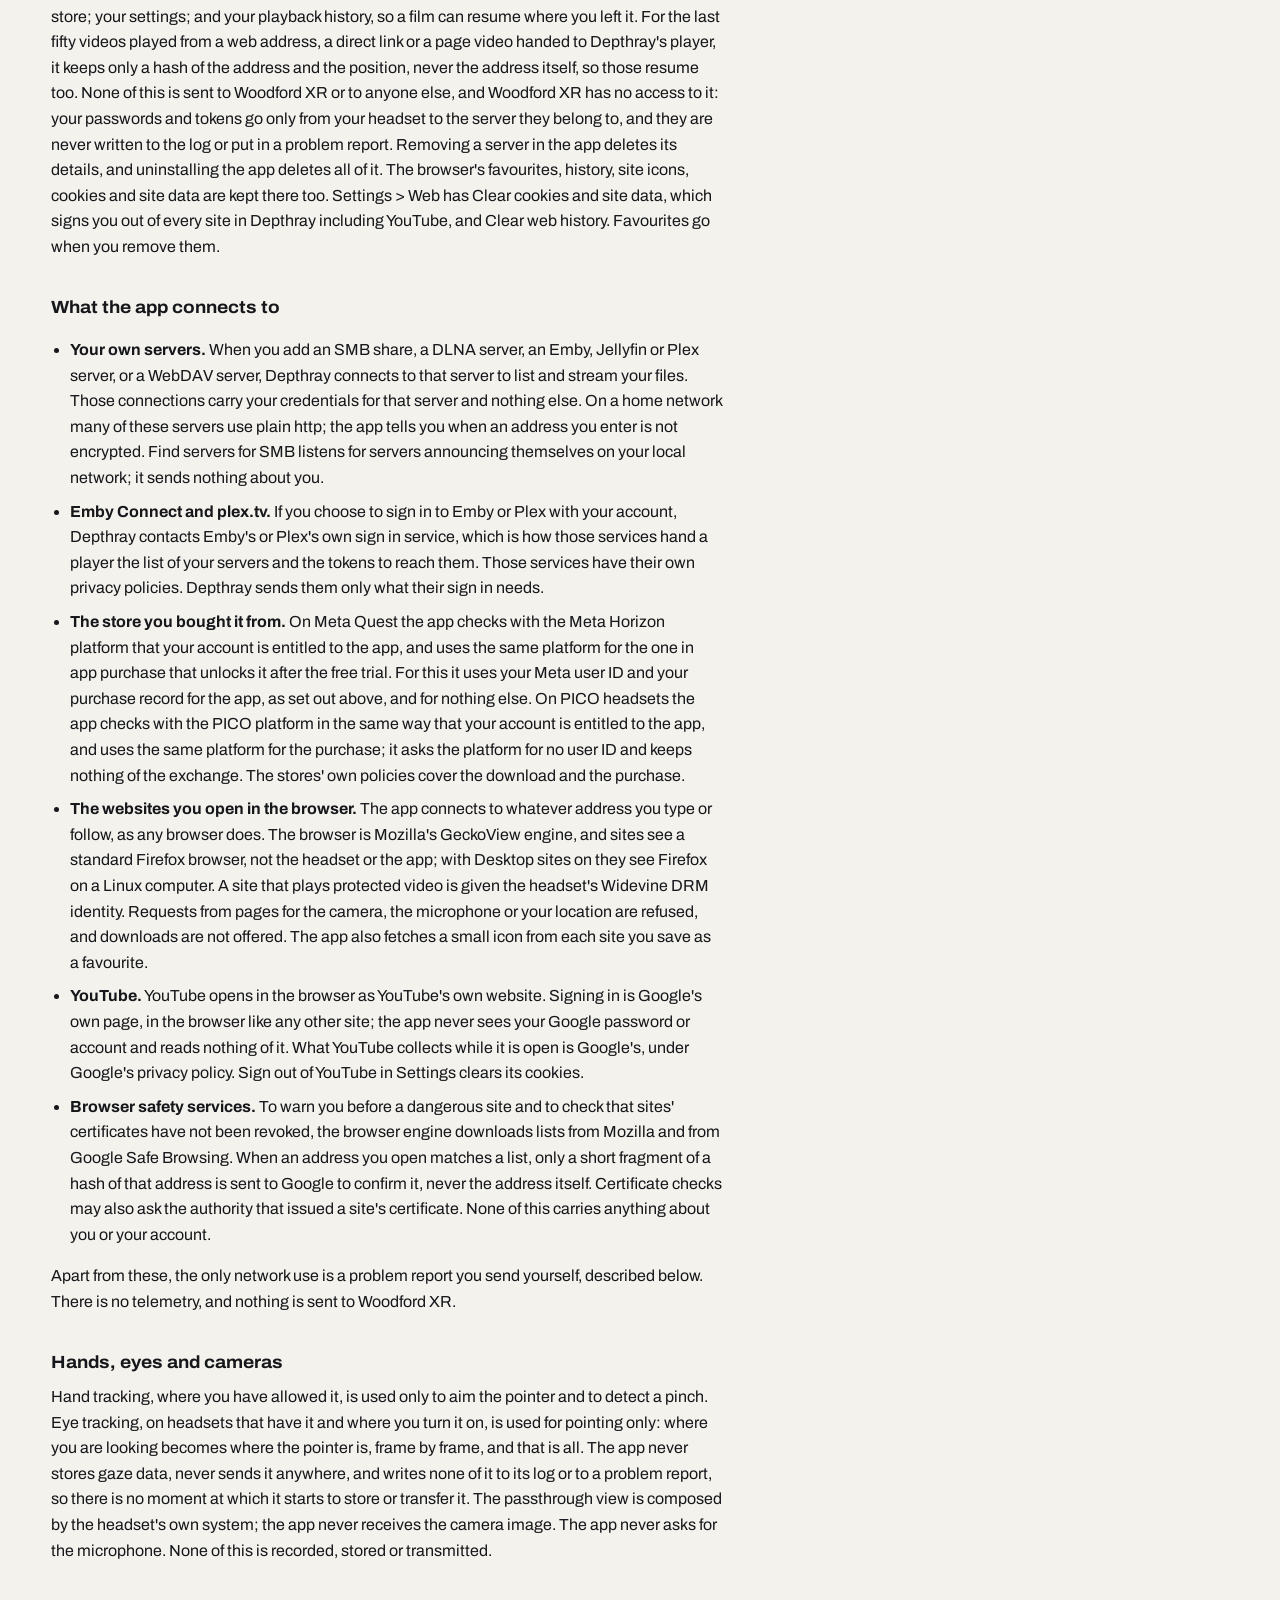
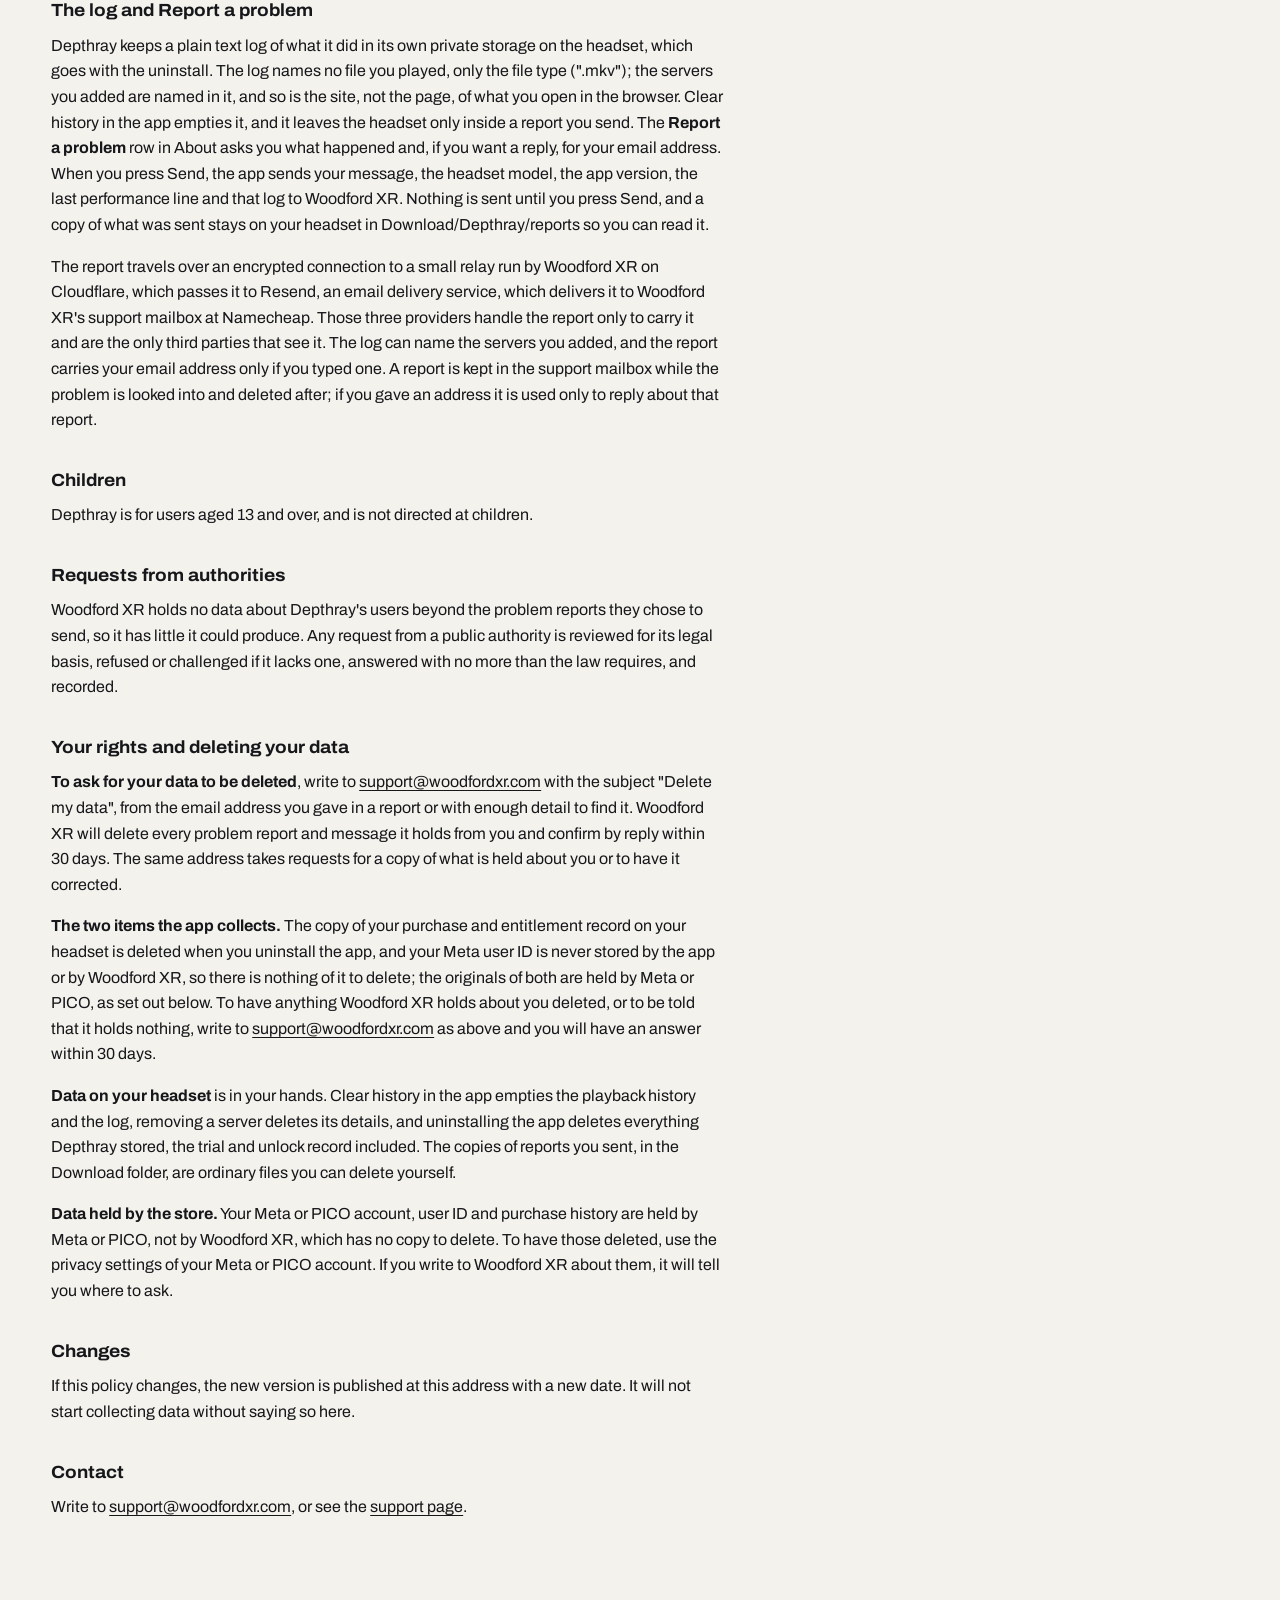
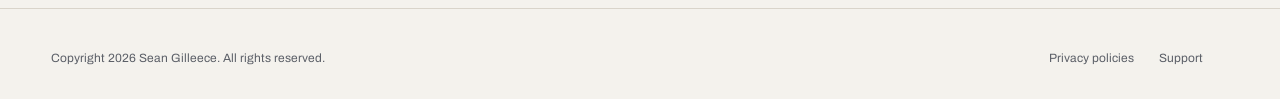
<file: depthray/privacy.html>
<!doctype html>
<html lang="en"><head><meta charset="utf-8"><meta name="viewport" content="width=device-width,initial-scale=1">
<title>Depthray privacy policy</title><meta name="theme-color" content="#f4f2ed"><meta name="color-scheme" content="light">
<link rel="icon" href="/brand/favicon/favicon.svg" type="image/svg+xml"><link rel="icon" href="/brand/favicon/favicon-32.png" sizes="32x32" type="image/png"><link rel="apple-touch-icon" href="/brand/favicon/apple-touch-icon-180.png">
<link rel="stylesheet" href="../style.css"></head>
<body class="paper">
<header class="top"><a class="brand" href="../"><svg class="mark" viewBox="-1.5 12 103 76" aria-hidden="true"><defs><clipPath id="wl"><polygon points="4,12 20,12 31,56 42,12 58,12 69,56 80,12 96,12 77,88 61,88 50,44 39,88 23,88" transform="translate(-5.5 0)"/></clipPath></defs><polygon points="4,12 20,12 31,56 42,12 58,12 69,56 80,12 96,12 77,88 61,88 50,44 39,88 23,88" transform="translate(-5.5 0)" fill="var(--red)"/><polygon points="4,12 20,12 31,56 42,12 58,12 69,56 80,12 96,12 77,88 61,88 50,44 39,88 23,88" transform="translate(5.5 0)" fill="var(--cyan)"/><g clip-path="url(#wl)"><polygon points="4,12 20,12 31,56 42,12 58,12 69,56 80,12 96,12 77,88 61,88 50,44 39,88 23,88" transform="translate(5.5 0)" fill="var(--core)"/></g></svg><span>Woodford XR</span></a>
<nav aria-label="Primary"><a href="../about.html">About</a><a href="../apps.html">Apps</a><a href="../support.html">Support</a></nav></header>
<main class="page"><article class="legal">
<h1>Depthray privacy policy</h1>
<p>Last updated 4 November 2026 (the browser engine, and where a web video was left). This policy covers the Depthray app for Meta Quest and PICO headsets, published by Woodford XR, the trading name of Sean Gilleece, a sole trader. The <a href="terms.html">terms of use</a> are a separate page.</p>
<p>简体中文版本：<a href="privacy-zh.html">Depthray 隐私政策（简体中文）</a>。</p>

<h2>The short version</h2>
<p>Depthray has no account of its own, no analytics, no crash reporting and no advertising, and Woodford XR keeps no database of its users. The app does collect and process a small amount of personal data, all of it listed below. It collects two things: your Meta user ID on Meta Quest, and your purchase and entitlement record with the store, both used only to check that you own the app. It also processes, without collecting, the details of the servers you add, which stay on your headset and which Woodford XR never receives; and whatever you put in a problem report, if you choose to send one. Since version 1.1 the app has a web browser. What you browse, your favourites, history and cookies stay on the headset. You can ask for anything Woodford XR holds about you to be deleted by writing to <a href="mailto:support@woodfordxr.com">support@woodfordxr.com</a>.</p>

<h2>The data the app collects, the data it processes, and why</h2>
<p>Depthray collects two items of personal data, your Meta user ID and your purchase and entitlement record, and processes a few more that never leave your headset. Each is listed here with what it is used for.</p>
<ul>
<li><strong>Your Meta user ID (Meta Quest). Collected.</strong> The Meta Horizon platform identifies the Meta account signed in to the headset by its user ID. Depthray collects it, through Meta's Platform SDK, each time it starts, and uses it for one purpose: to check that your account is entitled to the app. It is not shown, not written to the log, not stored by Woodford XR and not sent anywhere but to Meta.</li>
<li><strong>Your purchase and entitlement record (Meta Quest and PICO). Collected.</strong> The app collects this from the store: it asks whether your account owns Depthray and whether it has bought the one in app purchase that unlocks the app after the free trial, and it opens the store's own checkout when you choose to buy. This is used only to unlock the app. The app stores the answer (unlocked or not, and how much of the trial is used) in its private storage on the headset, and nowhere else. Woodford XR never receives it, and never sees your payment details, which stay with the store.</li>
<li><strong>Your servers and settings. Processed on the headset, not collected.</strong> The servers and shares you add, their passwords and access tokens, your settings and your playback history. The app on your headset uses these to play your files and resume them. They are kept on the headset only: Woodford XR never receives, sees or stores your passwords or tokens, and has no way to reach them. They leave the headset only to the server they belong to, when the app signs in to it.</li>
<li><strong>The web pages you open. Processed on the headset, not collected.</strong> The browser keeps your favourites, history, cookies and what sites store, in its own storage on the headset. Woodford XR never receives any of it. The sites you visit see what any browser shows them, under their own privacy policies.</li>
<li><strong>A problem report, if you send one. Collected only when you press Send.</strong> Your message, the headset model, the app version, the app's log and your email address if you give one, used only to look into the problem and to reply. This is the only data that reaches Woodford XR.</li>
</ul>
<p>None of this is sold, shared for advertising or used to build a profile of you.</p>

<h2>What stays on your headset</h2>
<p>Depthray keeps, in its own private storage on the headset: the media servers and network shares you add, with their passwords and access tokens encrypted under the headset's own key store; your settings; and your playback history, so a film can resume where you left it. For the last fifty videos played from a web address, a direct link or a page video handed to Depthray's player, it keeps only a hash of the address and the position, never the address itself, so those resume too. None of this is sent to Woodford XR or to anyone else, and Woodford XR has no access to it: your passwords and tokens go only from your headset to the server they belong to, and they are never written to the log or put in a problem report. Removing a server in the app deletes its details, and uninstalling the app deletes all of it. The browser's favourites, history, site icons, cookies and site data are kept there too. Settings &gt; Web has Clear cookies and site data, which signs you out of every site in Depthray including YouTube, and Clear web history. Favourites go when you remove them.</p>

<h2>What the app connects to</h2>
<ul>
<li><strong>Your own servers.</strong> When you add an SMB share, a DLNA server, an Emby, Jellyfin or Plex server, or a WebDAV server, Depthray connects to that server to list and stream your files. Those connections carry your credentials for that server and nothing else. On a home network many of these servers use plain http; the app tells you when an address you enter is not encrypted. Find servers for SMB listens for servers announcing themselves on your local network; it sends nothing about you.</li>
<li><strong>Emby Connect and plex.tv.</strong> If you choose to sign in to Emby or Plex with your account, Depthray contacts Emby's or Plex's own sign in service, which is how those services hand a player the list of your servers and the tokens to reach them. Those services have their own privacy policies. Depthray sends them only what their sign in needs.</li>
<li><strong>The store you bought it from.</strong> On Meta Quest the app checks with the Meta Horizon platform that your account is entitled to the app, and uses the same platform for the one in app purchase that unlocks it after the free trial. For this it uses your Meta user ID and your purchase record for the app, as set out above, and for nothing else. On PICO headsets the app checks with the PICO platform in the same way that your account is entitled to the app, and uses the same platform for the purchase; it asks the platform for no user ID and keeps nothing of the exchange. The stores' own policies cover the download and the purchase.</li>
<li><strong>The websites you open in the browser.</strong> The app connects to whatever address you type or follow, as any browser does. The browser is Mozilla's GeckoView engine, and sites see a standard Firefox browser, not the headset or the app; with Desktop sites on they see Firefox on a Linux computer. A site that plays protected video is given the headset's Widevine DRM identity. Requests from pages for the camera, the microphone or your location are refused, and downloads are not offered. The app also fetches a small icon from each site you save as a favourite.</li>
<li><strong>YouTube.</strong> YouTube opens in the browser as YouTube's own website. Signing in is Google's own page, in the browser like any other site; the app never sees your Google password or account and reads nothing of it. What YouTube collects while it is open is Google's, under Google's privacy policy. Sign out of YouTube in Settings clears its cookies.</li>
<li><strong>Browser safety services.</strong> To warn you before a dangerous site and to check that sites' certificates have not been revoked, the browser engine downloads lists from Mozilla and from Google Safe Browsing. When an address you open matches a list, only a short fragment of a hash of that address is sent to Google to confirm it, never the address itself. Certificate checks may also ask the authority that issued a site's certificate. None of this carries anything about you or your account.</li>
</ul>
<p>Apart from these, the only network use is a problem report you send yourself, described below. There is no telemetry, and nothing is sent to Woodford XR.</p>

<h2>Hands, eyes and cameras</h2>
<p>Hand tracking, where you have allowed it, is used only to aim the pointer and to detect a pinch. Eye tracking, on headsets that have it and where you turn it on, is used for pointing only: where you are looking becomes where the pointer is, frame by frame, and that is all. The app never stores gaze data, never sends it anywhere, and writes none of it to its log or to a problem report, so there is no moment at which it starts to store or transfer it. The passthrough view is composed by the headset's own system; the app never receives the camera image. The app never asks for the microphone. None of this is recorded, stored or transmitted.</p>

<h2>The log and Report a problem</h2>
<p>Depthray keeps a plain text log of what it did in its own private storage on the headset, which goes with the uninstall. The log names no file you played, only the file type (".mkv"); the servers you added are named in it, and so is the site, not the page, of what you open in the browser. Clear history in the app empties it, and it leaves the headset only inside a report you send. The <strong>Report a problem</strong> row in About asks you what happened and, if you want a reply, for your email address. When you press Send, the app sends your message, the headset model, the app version, the last performance line and that log to Woodford XR. Nothing is sent until you press Send, and a copy of what was sent stays on your headset in Download/Depthray/reports so you can read it.</p>
<p>The report travels over an encrypted connection to a small relay run by Woodford XR on Cloudflare, which passes it to Resend, an email delivery service, which delivers it to Woodford XR's support mailbox at Namecheap. Those three providers handle the report only to carry it and are the only third parties that see it. The log can name the servers you added, and the report carries your email address only if you typed one. A report is kept in the support mailbox while the problem is looked into and deleted after; if you gave an address it is used only to reply about that report.</p>

<h2>Children</h2>
<p>Depthray is for users aged 13 and over, and is not directed at children.</p>

<h2>Requests from authorities</h2>
<p>Woodford XR holds no data about Depthray's users beyond the problem reports they chose to send, so it has little it could produce. Any request from a public authority is reviewed for its legal basis, refused or challenged if it lacks one, answered with no more than the law requires, and recorded.</p>

<h2>Your rights and deleting your data</h2>
<p><strong>To ask for your data to be deleted</strong>, write to <a href="mailto:support@woodfordxr.com">support@woodfordxr.com</a> with the subject "Delete my data", from the email address you gave in a report or with enough detail to find it. Woodford XR will delete every problem report and message it holds from you and confirm by reply within 30 days. The same address takes requests for a copy of what is held about you or to have it corrected.</p>
<p><strong>The two items the app collects.</strong> The copy of your purchase and entitlement record on your headset is deleted when you uninstall the app, and your Meta user ID is never stored by the app or by Woodford XR, so there is nothing of it to delete; the originals of both are held by Meta or PICO, as set out below. To have anything Woodford XR holds about you deleted, or to be told that it holds nothing, write to <a href="mailto:support@woodfordxr.com">support@woodfordxr.com</a> as above and you will have an answer within 30 days.</p>
<p><strong>Data on your headset</strong> is in your hands. Clear history in the app empties the playback history and the log, removing a server deletes its details, and uninstalling the app deletes everything Depthray stored, the trial and unlock record included. The copies of reports you sent, in the Download folder, are ordinary files you can delete yourself.</p>
<p><strong>Data held by the store.</strong> Your Meta or PICO account, user ID and purchase history are held by Meta or PICO, not by Woodford XR, which has no copy to delete. To have those deleted, use the privacy settings of your Meta or PICO account. If you write to Woodford XR about them, it will tell you where to ask.</p>

<h2>Changes</h2>
<p>If this policy changes, the new version is published at this address with a new date. It will not start collecting data without saying so here.</p>

<h2>Contact</h2>
<p>Write to <a href="mailto:support@woodfordxr.com">support@woodfordxr.com</a>, or see the <a href="../support.html">support page</a>.</p>

</article></main>
<footer class="foot"><p>Copyright 2026 Sean Gilleece. All rights reserved.</p><p><a href="../privacy.html">Privacy policies</a><a href="../support.html">Support</a></p></footer>
</body></html>
</file>
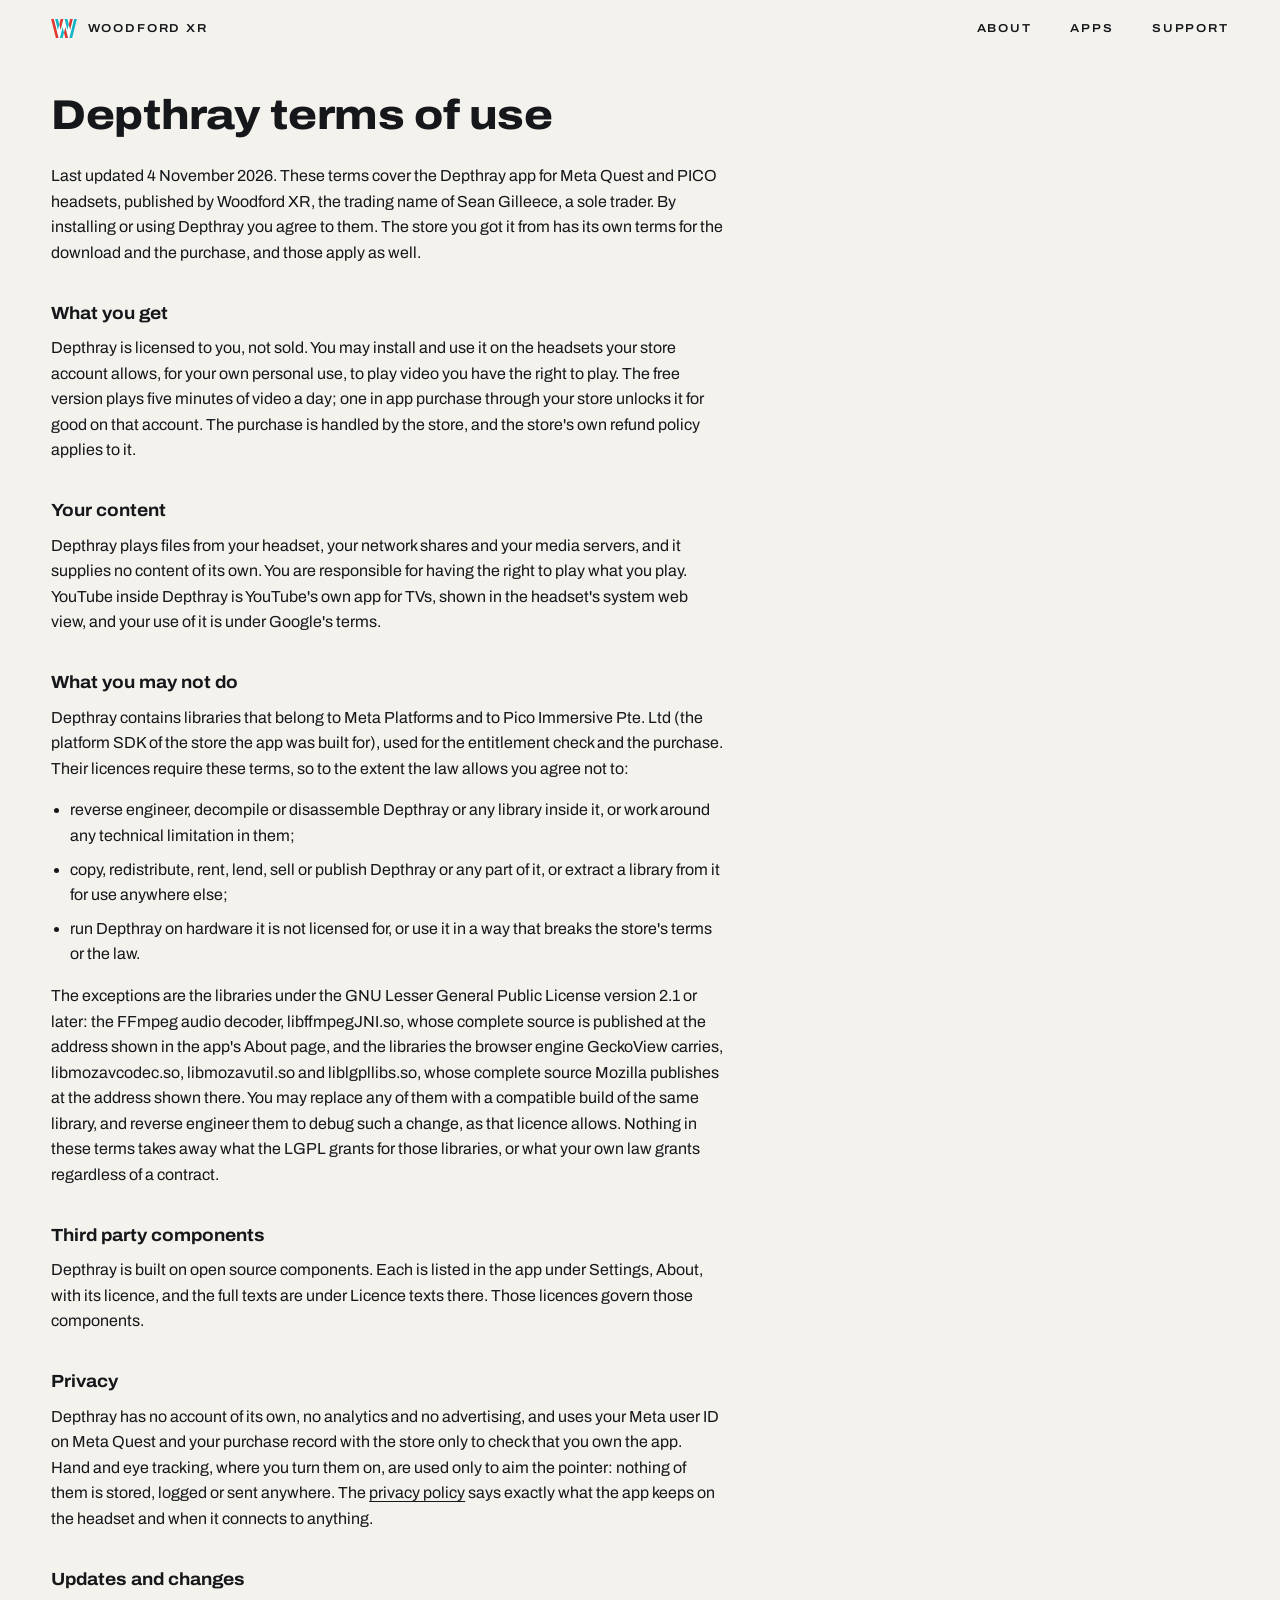
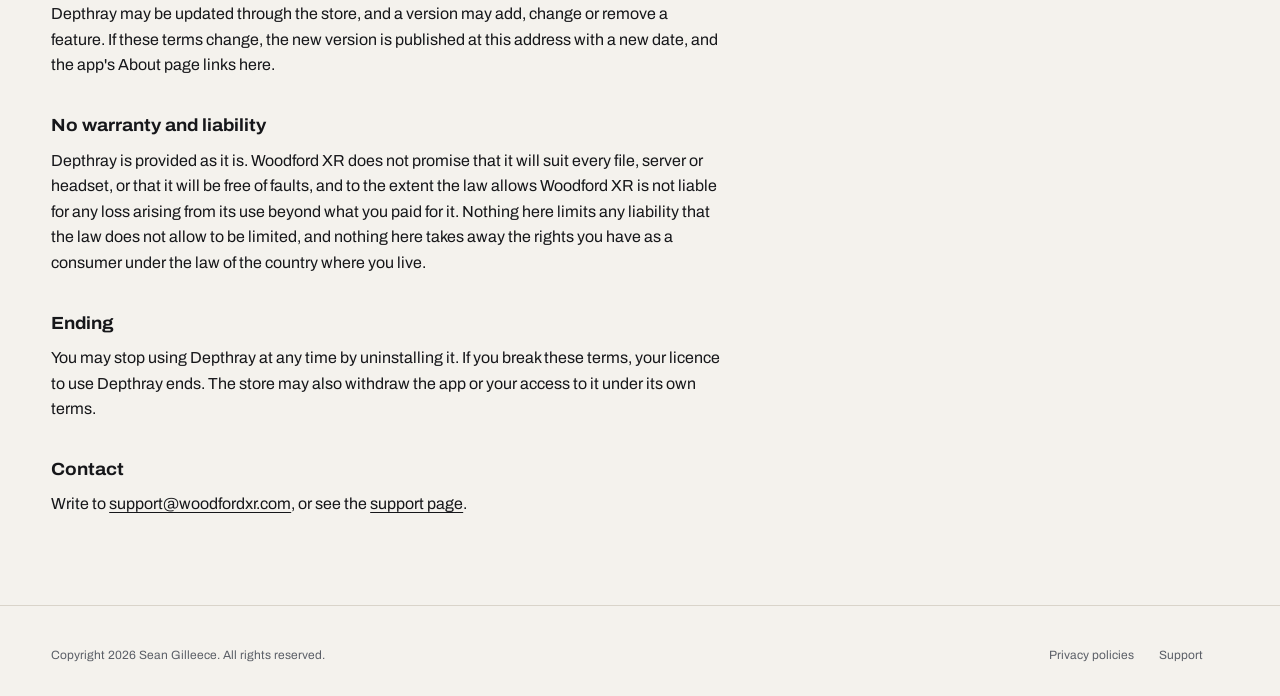
<file: depthray/terms.html>
<!doctype html>
<html lang="en"><head><meta charset="utf-8"><meta name="viewport" content="width=device-width,initial-scale=1">
<title>Depthray terms of use</title><meta name="theme-color" content="#f4f2ed"><meta name="color-scheme" content="light">
<link rel="icon" href="/brand/favicon/favicon.svg" type="image/svg+xml"><link rel="icon" href="/brand/favicon/favicon-32.png" sizes="32x32" type="image/png"><link rel="apple-touch-icon" href="/brand/favicon/apple-touch-icon-180.png">
<link rel="stylesheet" href="../style.css"></head>
<body class="paper">
<header class="top"><a class="brand" href="../"><svg class="mark" viewBox="-1.5 12 103 76" aria-hidden="true"><defs><clipPath id="wl"><polygon points="4,12 20,12 31,56 42,12 58,12 69,56 80,12 96,12 77,88 61,88 50,44 39,88 23,88" transform="translate(-5.5 0)"/></clipPath></defs><polygon points="4,12 20,12 31,56 42,12 58,12 69,56 80,12 96,12 77,88 61,88 50,44 39,88 23,88" transform="translate(-5.5 0)" fill="var(--red)"/><polygon points="4,12 20,12 31,56 42,12 58,12 69,56 80,12 96,12 77,88 61,88 50,44 39,88 23,88" transform="translate(5.5 0)" fill="var(--cyan)"/><g clip-path="url(#wl)"><polygon points="4,12 20,12 31,56 42,12 58,12 69,56 80,12 96,12 77,88 61,88 50,44 39,88 23,88" transform="translate(5.5 0)" fill="var(--core)"/></g></svg><span>Woodford XR</span></a>
<nav aria-label="Primary"><a href="../about.html">About</a><a href="../apps.html">Apps</a><a href="../support.html">Support</a></nav></header>
<main class="page"><article class="legal">
<h1>Depthray terms of use</h1>
<p>Last updated 4 November 2026. These terms cover the Depthray app for Meta Quest and PICO headsets, published by Woodford XR, the trading name of Sean Gilleece, a sole trader. By installing or using Depthray you agree to them. The store you got it from has its own terms for the download and the purchase, and those apply as well.</p>

<h2>What you get</h2>
<p>Depthray is licensed to you, not sold. You may install and use it on the headsets your store account allows, for your own personal use, to play video you have the right to play. The free version plays five minutes of video a day; one in app purchase through your store unlocks it for good on that account. The purchase is handled by the store, and the store's own refund policy applies to it.</p>

<h2>Your content</h2>
<p>Depthray plays files from your headset, your network shares and your media servers, and it supplies no content of its own. You are responsible for having the right to play what you play. YouTube inside Depthray is YouTube's own app for TVs, shown in the headset's system web view, and your use of it is under Google's terms.</p>

<h2>What you may not do</h2>
<p>Depthray contains libraries that belong to Meta Platforms and to Pico Immersive Pte. Ltd (the platform SDK of the store the app was built for), used for the entitlement check and the purchase. Their licences require these terms, so to the extent the law allows you agree not to:</p>
<ul>
<li>reverse engineer, decompile or disassemble Depthray or any library inside it, or work around any technical limitation in them;</li>
<li>copy, redistribute, rent, lend, sell or publish Depthray or any part of it, or extract a library from it for use anywhere else;</li>
<li>run Depthray on hardware it is not licensed for, or use it in a way that breaks the store's terms or the law.</li>
</ul>
<p>The exceptions are the libraries under the GNU Lesser General Public License version 2.1 or later: the FFmpeg audio decoder, libffmpegJNI.so, whose complete source is published at the address shown in the app's About page, and the libraries the browser engine GeckoView carries, libmozavcodec.so, libmozavutil.so and liblgpllibs.so, whose complete source Mozilla publishes at the address shown there. You may replace any of them with a compatible build of the same library, and reverse engineer them to debug such a change, as that licence allows. Nothing in these terms takes away what the LGPL grants for those libraries, or what your own law grants regardless of a contract.</p>

<h2>Third party components</h2>
<p>Depthray is built on open source components. Each is listed in the app under Settings, About, with its licence, and the full texts are under Licence texts there. Those licences govern those components.</p>

<h2>Privacy</h2>
<p>Depthray has no account of its own, no analytics and no advertising, and uses your Meta user ID on Meta Quest and your purchase record with the store only to check that you own the app. Hand and eye tracking, where you turn them on, are used only to aim the pointer: nothing of them is stored, logged or sent anywhere. The <a href="privacy.html">privacy policy</a> says exactly what the app keeps on the headset and when it connects to anything.</p>

<h2>Updates and changes</h2>
<p>Depthray may be updated through the store, and a version may add, change or remove a feature. If these terms change, the new version is published at this address with a new date, and the app's About page links here.</p>

<h2>No warranty and liability</h2>
<p>Depthray is provided as it is. Woodford XR does not promise that it will suit every file, server or headset, or that it will be free of faults, and to the extent the law allows Woodford XR is not liable for any loss arising from its use beyond what you paid for it. Nothing here limits any liability that the law does not allow to be limited, and nothing here takes away the rights you have as a consumer under the law of the country where you live.</p>

<h2>Ending</h2>
<p>You may stop using Depthray at any time by uninstalling it. If you break these terms, your licence to use Depthray ends. The store may also withdraw the app or your access to it under its own terms.</p>

<h2>Contact</h2>
<p>Write to <a href="mailto:support@woodfordxr.com">support@woodfordxr.com</a>, or see the <a href="../support.html">support page</a>.</p>

</article></main>
<footer class="foot"><p>Copyright 2026 Sean Gilleece. All rights reserved.</p><p><a href="../privacy.html">Privacy policies</a><a href="../support.html">Support</a></p></footer>
</body></html>
</file>
<file: style.css>
/* Woodford XR — one stylesheet for every page.
   Dark by default; legal pages add class "paper" to <body> for reading. */

@font-face {
  font-family: "Archivo";
  src: url("fonts/archivo.woff2") format("woff2");
  font-weight: 100 900;
  font-stretch: 62% 125%;
  font-display: swap;
}

:root {
  --bg: #070809;
  --fg: #ecece8;
  --mute: #8d929b;
  --line: #24272d;
  --red: #ff3d33;
  --cyan: #19d2e6;
  --core: #f7f7f2;
  --sans: "Archivo", "Helvetica Neue", Helvetica, Arial, "PingFang SC", "Microsoft YaHei", "Noto Sans CJK SC", sans-serif;
  --gutter: clamp(1.1rem, 4vw, 3.5rem);
}
.paper {
  --bg: #f4f2ed;
  --fg: #16171a;
  --mute: #5b5f67;
  --line: #d9d4ca;
  --red: #e8362d;
  --cyan: #12b4c6;
  --core: #fff;
}

* { box-sizing: border-box; }
html { background: var(--bg); color: var(--fg); -webkit-text-size-adjust: 100%; }
body {
  margin: 0; min-height: 100svh; display: flex; flex-direction: column;
  background: var(--bg); color: var(--fg);
  font: 400 1rem/1.5 var(--sans); font-stretch: 100%;
}
a { color: inherit; }
::selection { background: var(--cyan); color: #06181b; }
:focus-visible { outline: 2px solid var(--cyan); outline-offset: 4px; }

/* ---------- chrome ---------- */
.top {
  display: flex; justify-content: space-between; align-items: center; gap: 1rem;
  padding: 1.2rem var(--gutter);
  font-size: .72rem; letter-spacing: .16em; text-transform: uppercase; font-weight: 600; font-stretch: 112%;
}
.brand { display: inline-flex; align-items: center; gap: .65rem; text-decoration: none; white-space: nowrap; }
.mark { width: 26px; height: 19px; flex: none; }
.top nav { display: flex; gap: clamp(1.1rem, 3vw, 2.4rem); }
.top a { text-decoration: none; transition: text-shadow .25s; }
.top a:hover { text-shadow: -.09em 0 var(--red), .09em 0 var(--cyan); }
.top nav a[aria-current] { color: var(--mute); }

.foot {
  margin-top: auto; padding: 2.5rem var(--gutter) 2rem; display: flex; flex-wrap: wrap; gap: .8rem 2.5rem;
  justify-content: space-between; font-size: .75rem; color: var(--mute); border-top: 1px solid var(--line);
}
.foot p { margin: 0; }
.foot a { text-decoration: none; margin-right: 1.6rem; text-underline-offset: .25em; }
.foot a:hover { text-decoration: underline; }

/* ---------- landing ---------- */
.hero {
  position: relative; display: grid; grid-template-rows: 1fr auto;
  min-height: calc(100svh - 3.9rem); overflow: hidden;
}
.cloud { position: absolute; inset: 0; width: 100%; height: 100%; display: block; }
.title {
  position: relative; grid-row: 1; align-self: center; justify-self: center; margin: 0; padding: 0 var(--gutter);
  font-weight: 900; font-stretch: 125%; text-transform: uppercase; color: #fff;
  font-size: clamp(2.6rem, 11.5vw, 13rem); line-height: 1; letter-spacing: -.01em;
  text-shadow: -.035em 0 var(--red), .035em 0 var(--cyan);
  transition: opacity .6s;
}
.cloud-on .title { opacity: 0; }

.hero-foot {
  position: relative; grid-row: 2; display: grid; grid-template-columns: minmax(0, 1fr) auto; gap: 1.5rem 3rem;
  align-items: end; padding: 1rem var(--gutter) clamp(1.4rem, 4vh, 2.8rem);
}
.lede { margin: 0; max-width: 27rem; color: var(--mute); font-size: clamp(1rem, 1.3vw, 1.2rem); line-height: 1.4; text-wrap: pretty; }
.lede b { color: var(--fg); font-weight: 500; }

.avail { margin: 0 0 .7rem; font-size: .72rem; letter-spacing: .16em; text-transform: uppercase; font-weight: 600; font-stretch: 112%; display: flex; align-items: center; gap: .6rem; }
.avail::before { content: ""; width: 8px; height: 8px; border-radius: 50%; background: var(--cyan); box-shadow: 0 0 12px var(--cyan); }
.stores { list-style: none; margin: 0; padding: 0; display: flex; gap: clamp(1.2rem, 3vw, 2.5rem); }
.stores a {
  display: inline-block; text-decoration: none; color: #fff; font-weight: 700; font-stretch: 112%;
  font-size: clamp(1.3rem, 2.4vw, 2rem); line-height: 1.1; padding-bottom: .22em; border-bottom: 1px solid var(--line);
  transition: border-color .25s, text-shadow .25s;
}
.stores a span { display: inline-block; margin-left: .35em; transition: transform .25s; }
.stores a:hover, .stores a:focus-visible { border-color: #fff; text-shadow: -.05em 0 var(--red), .05em 0 var(--cyan); }
.stores a:hover span { transform: translate(.15em, -.15em); }
.note { grid-column: 1 / -1; margin: .4rem 0 0; font-size: .72rem; color: var(--mute); letter-spacing: .04em; }
.note::before { content: ""; display: inline-block; width: 1.4em; height: .55em; margin-right: .6em; vertical-align: -.02em;
  background: linear-gradient(90deg, var(--red) 0 50%, var(--cyan) 50% 100%); border-radius: 2px; opacity: .9; }

.strip {
  display: grid; grid-template-columns: repeat(auto-fit, minmax(17rem, 1fr)); gap: 2rem var(--gutter);
  padding: 2.5rem var(--gutter); border-top: 1px solid var(--line); color: var(--mute); font-size: .95rem; line-height: 1.5;
}
.strip p { margin: 0; max-width: 24rem; text-wrap: pretty; }
.strip b { color: var(--fg); font-weight: 600; display: block; font-size: .72rem; letter-spacing: .16em; text-transform: uppercase; font-stretch: 112%; margin-bottom: .5rem; }
.strip a { color: var(--fg); text-decoration: none; border-bottom: 1px solid var(--line); align-self: start; }
.strip a:hover { border-color: var(--fg); }

/* ---------- inner pages ---------- */
.page { padding: clamp(1rem, 4vh, 3rem) var(--gutter) clamp(3rem, 8vh, 6rem); width: 100%; }
.kicker { margin: 0 0 clamp(2rem, 6vh, 4rem); font-size: .72rem; letter-spacing: .16em; text-transform: uppercase; font-weight: 600; font-stretch: 112%; color: var(--mute); }
.big {
  margin: 0; font-weight: 900; font-stretch: 125%; text-transform: uppercase; line-height: .95; letter-spacing: -.01em;
  font-size: clamp(2.4rem, 8vw, 7rem); text-shadow: -.03em 0 var(--red), .03em 0 var(--cyan); color: #fff;
}
.paper .big { color: var(--fg); text-shadow: none; }
.h2 { margin: 0 0 1.5rem; font-weight: 700; font-stretch: 118%; font-size: clamp(1.5rem, 3.4vw, 2.6rem); line-height: 1.05; letter-spacing: -.01em; }

.app { display: grid; grid-template-columns: minmax(0, 1.1fr) minmax(0, 1fr); gap: 2.5rem var(--gutter); align-items: start; margin-bottom: clamp(4rem, 10vh, 7rem); }
.app-head { grid-column: 1 / -1; display: grid; grid-template-columns: minmax(0, 1fr) auto; gap: 1.5rem 3rem; align-items: end; }
.app-head .stores { padding-bottom: .3rem; }
.app > .lede { max-width: 30rem; font-size: clamp(1.1rem, 1.6vw, 1.45rem); color: var(--fg); }
.app > .lede b { font-weight: 700; }

.spec { margin: 0; display: grid; grid-template-columns: 7.5rem minmax(0, 1fr); border-top: 1px solid var(--line); }
.spec dt, .spec dd { margin: 0; padding: .85rem 0; border-bottom: 1px solid var(--line); }
.spec dt { font-size: .72rem; letter-spacing: .16em; text-transform: uppercase; font-weight: 600; font-stretch: 112%; color: var(--mute); padding-top: 1rem; }
.spec dd { color: var(--fg); font-size: .95rem; line-height: 1.5; text-wrap: pretty; }

.oss p.intro { margin: 0 0 2rem; max-width: 36rem; color: var(--mute); text-wrap: pretty; }
.rows { list-style: none; margin: 0; padding: 0; border-top: 1px solid var(--line); counter-reset: row; }
.rows li { display: grid; grid-template-columns: 2.2rem minmax(0, 1fr) auto; gap: .4rem 1.5rem; align-items: baseline; padding: 1.3rem 0; border-bottom: 1px solid var(--line); }
.rows li::before { counter-increment: row; content: counter(row, decimal-leading-zero); font-size: .72rem; letter-spacing: .1em; color: var(--mute); font-weight: 600; grid-row: 1 / span 2; align-self: start; padding-top: .35rem; }
.rows h3 { margin: 0; font-size: clamp(1.15rem, 2vw, 1.5rem); font-weight: 700; font-stretch: 112%; line-height: 1.15; }
.rows h3 a { text-decoration: none; transition: text-shadow .25s; }
.rows h3 a:hover { text-shadow: -.05em 0 var(--red), .05em 0 var(--cyan); }
.rows p { margin: 0; color: var(--mute); font-size: .95rem; grid-column: 2; max-width: 44rem; text-wrap: pretty; }
.rows .meta { font-size: .72rem; letter-spacing: .12em; text-transform: uppercase; font-weight: 600; font-stretch: 112%; color: var(--mute); grid-column: 3; grid-row: 1; white-space: nowrap; }
.rows .meta a { text-decoration: none; color: var(--fg); border-bottom: 1px solid var(--line); padding-bottom: .15em; }
.rows .meta a:hover { border-color: var(--fg); }

.prose { max-width: 40rem; }
.prose p { margin: 0 0 1.2rem; font-size: clamp(1rem, 1.3vw, 1.15rem); line-height: 1.55; text-wrap: pretty; }
.prose p.lead { font-size: clamp(1.25rem, 2.2vw, 1.8rem); line-height: 1.3; font-weight: 500; font-stretch: 108%; margin-bottom: 2rem; letter-spacing: -.005em; }
.prose a { text-decoration-thickness: 1px; text-underline-offset: .22em; text-decoration-color: var(--mute); }
.prose a:hover { text-decoration-color: currentColor; }
.prose h2 { margin: 2.4rem 0 .6rem; font-size: .72rem; letter-spacing: .16em; text-transform: uppercase; font-weight: 600; font-stretch: 112%; color: var(--mute); }
.prose ul { padding-left: 1.2rem; margin: 0 0 1.2rem; }
.prose li { margin: .4rem 0; }

.policies { list-style: none; padding: 0; margin: 0 0 2.5rem; border-top: 1px solid var(--line); max-width: 40rem; }
.policies li { padding: 1.2rem 0; border-bottom: 1px solid var(--line); }
.policies h2 { margin: 0 0 .3rem; font-size: 1.3rem; font-weight: 700; font-stretch: 112%; letter-spacing: 0; text-transform: none; color: var(--fg); }
.policies p { margin: 0; color: var(--mute); font-size: .95rem; }

/* legal text: paper scheme, comfortable measure */
.legal { max-width: 42rem; }
.legal h1 { font-size: clamp(1.8rem, 4vw, 2.6rem); font-weight: 800; font-stretch: 112%; line-height: 1.1; letter-spacing: -.01em; margin: 0 0 1.5rem; }
.legal h2 { font-size: 1.1rem; font-weight: 700; font-stretch: 108%; margin: 2.2rem 0 .5rem; }
.legal p, .legal li { line-height: 1.6; }
.legal p { margin: 0 0 1rem; }
.legal ul { padding-left: 1.2rem; }
.legal li { margin: .5rem 0; }
.legal a { text-underline-offset: .2em; text-decoration-thickness: 1px; }

/* ---------- responsive ---------- */
@media (max-width: 760px) {
  .top { padding-top: 1rem; padding-bottom: 1rem; font-size: .68rem; letter-spacing: .12em; }
  .top nav { gap: 1rem; }
  .hero { min-height: calc(100svh - 3.5rem); }
  .hero-foot { grid-template-columns: 1fr; gap: 1.4rem; }
  .stores a { font-size: 1.45rem; }
  .app, .app-head { grid-template-columns: 1fr; }
  .spec { grid-template-columns: 1fr; }
  .spec dt { padding-bottom: 0; border-bottom: 0; }
  .spec dd { padding-top: .35rem; }
  .rows li { grid-template-columns: 2rem minmax(0, 1fr); }
  .rows .meta { grid-column: 2; grid-row: auto; white-space: normal; }
  .foot { flex-direction: column; }
}
@media (max-width: 430px) {
  .top { font-size: .62rem; letter-spacing: .1em; }
  .top nav { gap: .85rem; }
  .brand { gap: .5rem; }
}
@media (prefers-reduced-motion: reduce) {
  * { transition: none !important; }
}
</file>
